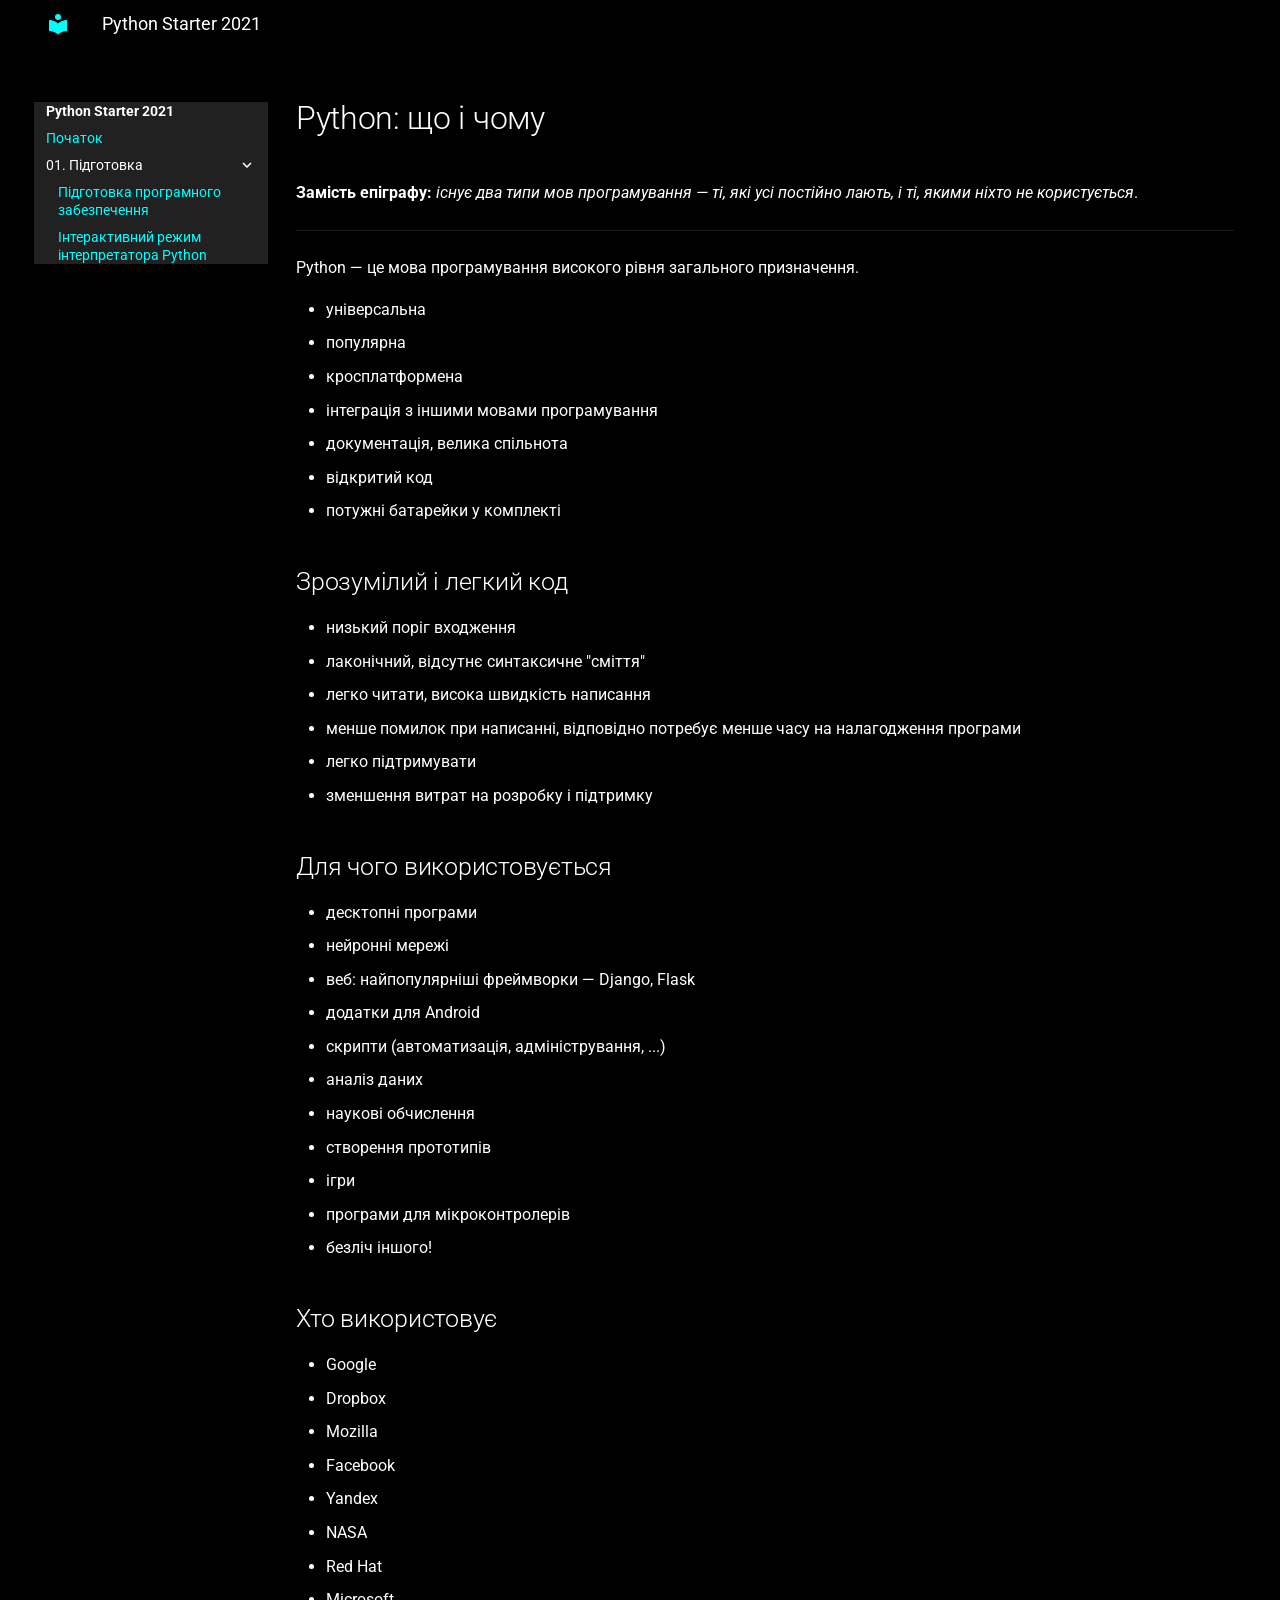
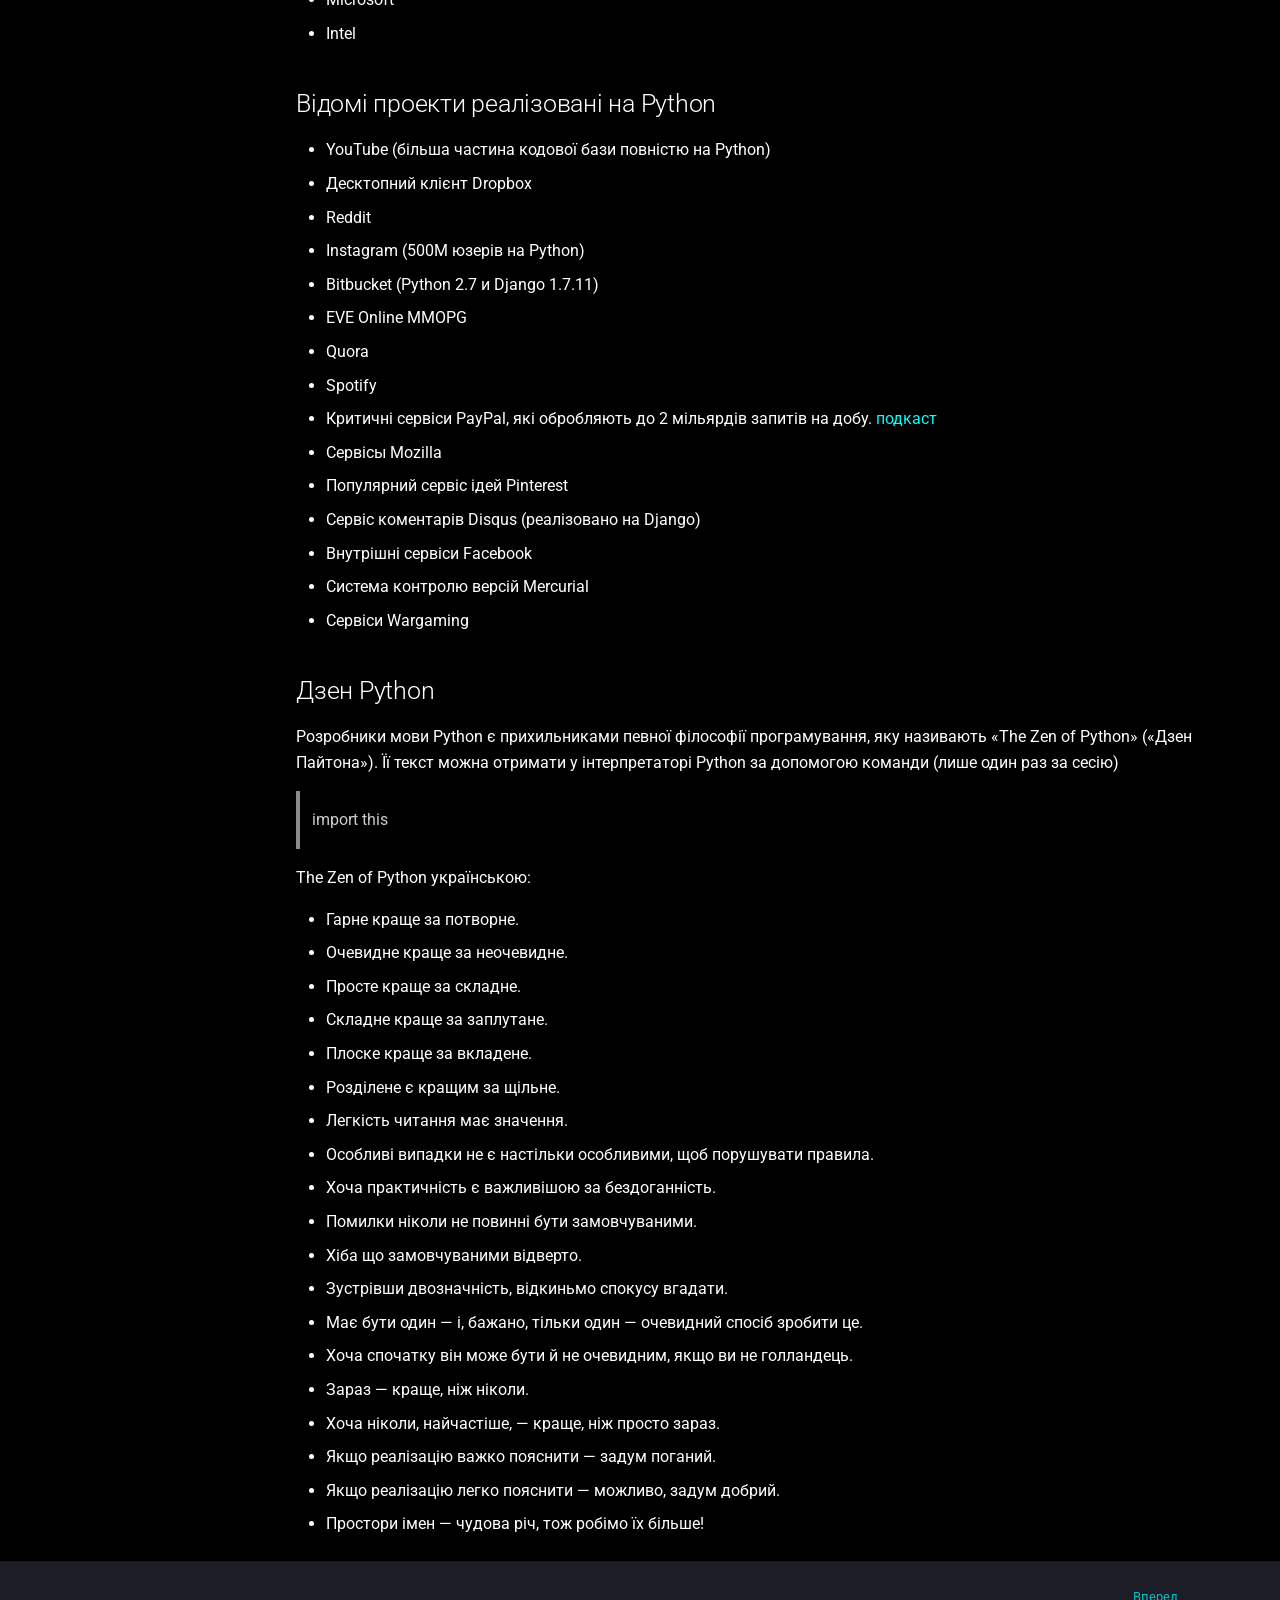
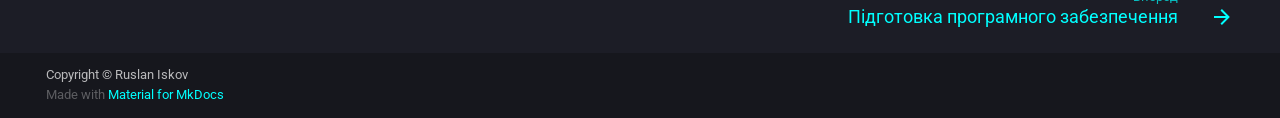
<file: docs/intro.html>
<!doctype html>
<html lang="uk" class="no-js">
  <head>
    
      <meta charset="utf-8">
      <meta name="viewport" content="width=device-width,initial-scale=1">
      
        <meta name="description" content="Навчальний курс з програмування мовою Python для початківців.">
      
      
      
        <meta name="author" content="Ruslan Iskov">
      
      
      <link rel="shortcut icon" href="assets/images/favicon.png">
      <meta name="generator" content="mkdocs-1.1.2, mkdocs-material-7.0.4">
    
    
      
        <title>Початок - Python Starter 2021</title>
      
    
    
      <link rel="stylesheet" href="assets/stylesheets/main.77f3fd56.min.css">
      
        
        <link rel="stylesheet" href="assets/stylesheets/palette.7fa14f5b.min.css">
        
          
          
          <meta name="theme-color" content="#000000">
        
      
    
    
    
      
        
        <link rel="preconnect" href="https://fonts.gstatic.com" crossorigin>
        <link rel="stylesheet" href="https://fonts.googleapis.com/css?family=Roboto:300,400,400i,700%7CRoboto+Mono&display=fallback">
        <style>:root{--md-text-font-family:"Roboto";--md-code-font-family:"Roboto Mono"}</style>
      
    
    
    
      <link rel="stylesheet" href="stylesheets/dark_theme.css">
    
      <link rel="stylesheet" href="stylesheets/codehilite.css">
    
    
      
    
    
  </head>
  
  
    
    
    
    
    
    <body dir="ltr" data-md-color-scheme="slate" data-md-color-primary="black" data-md-color-accent="yellow">
      
  
    
    <input class="md-toggle" data-md-toggle="drawer" type="checkbox" id="__drawer" autocomplete="off">
    <input class="md-toggle" data-md-toggle="search" type="checkbox" id="__search" autocomplete="off">
    <label class="md-overlay" for="__drawer"></label>
    <div data-md-component="skip">
      
        
        <a href="#python" class="md-skip">
          Перейти до змісту
        </a>
      
    </div>
    <div data-md-component="announce">
      
    </div>
    
      

  

<header class="md-header" data-md-component="header">
  <nav class="md-header__inner md-grid" aria-label="Header">
    <a href="./index.html" title="Python Starter 2021" class="md-header__button md-logo" aria-label="Python Starter 2021">
      
  
  <svg xmlns="http://www.w3.org/2000/svg" viewBox="0 0 24 24"><path d="M12 8a3 3 0 0 0 3-3 3 3 0 0 0-3-3 3 3 0 0 0-3 3 3 3 0 0 0 3 3m0 3.54C9.64 9.35 6.5 8 3 8v11c3.5 0 6.64 1.35 9 3.54 2.36-2.19 5.5-3.54 9-3.54V8c-3.5 0-6.64 1.35-9 3.54z"/></svg>

    </a>
    <label class="md-header__button md-icon" for="__drawer">
      <svg xmlns="http://www.w3.org/2000/svg" viewBox="0 0 24 24"><path d="M3 6h18v2H3V6m0 5h18v2H3v-2m0 5h18v2H3v-2z"/></svg>
    </label>
    <div class="md-header__title" data-md-component="header-title">
      <div class="md-header__ellipsis">
        <div class="md-header__topic">
          <span class="md-ellipsis">
            Python Starter 2021
          </span>
        </div>
        <div class="md-header__topic" data-md-component="header-topic">
          <span class="md-ellipsis">
            
              Початок
            
          </span>
        </div>
      </div>
    </div>
    <div class="md-header__options">
      
    </div>
    
    
  </nav>
</header>
    
    <div class="md-container" data-md-component="container">
      
      
        
      
      <main class="md-main" data-md-component="main">
        <div class="md-main__inner md-grid">
          
            
              
                
              
              <div class="md-sidebar md-sidebar--primary" data-md-component="sidebar" data-md-type="navigation" >
                <div class="md-sidebar__scrollwrap">
                  <div class="md-sidebar__inner">
                    

  




<nav class="md-nav md-nav--primary" aria-label="Navigation" data-md-level="0">
  <label class="md-nav__title" for="__drawer">
    <a href="./index.html" title="Python Starter 2021" class="md-nav__button md-logo" aria-label="Python Starter 2021">
      
  
  <svg xmlns="http://www.w3.org/2000/svg" viewBox="0 0 24 24"><path d="M12 8a3 3 0 0 0 3-3 3 3 0 0 0-3-3 3 3 0 0 0-3 3 3 3 0 0 0 3 3m0 3.54C9.64 9.35 6.5 8 3 8v11c3.5 0 6.64 1.35 9 3.54 2.36-2.19 5.5-3.54 9-3.54V8c-3.5 0-6.64 1.35-9 3.54z"/></svg>

    </a>
    Python Starter 2021
  </label>
  
  <ul class="md-nav__list" data-md-scrollfix>
    
      
      
      

  
  
    
  
  
    <li class="md-nav__item md-nav__item--active">
      
      <input class="md-nav__toggle md-toggle" data-md-toggle="toc" type="checkbox" id="__toc">
      
        
      
      
        <label class="md-nav__link md-nav__link--active" for="__toc">
          Початок
          <span class="md-nav__icon md-icon"></span>
        </label>
      
      <a href="intro.html" class="md-nav__link md-nav__link--active">
        Початок
      </a>
      
        
<nav class="md-nav md-nav--secondary" aria-label="Зміст">
  
  
    
  
  
    <label class="md-nav__title" for="__toc">
      <span class="md-nav__icon md-icon"></span>
      Зміст
    </label>
    <ul class="md-nav__list" data-md-component="toc" data-md-scrollfix>
      
        <li class="md-nav__item">
  <a href="#_1" class="md-nav__link">
    Зрозумілий і легкий код
  </a>
  
</li>
      
        <li class="md-nav__item">
  <a href="#_2" class="md-nav__link">
    Для чого використовується
  </a>
  
</li>
      
        <li class="md-nav__item">
  <a href="#_3" class="md-nav__link">
    Хто використовує
  </a>
  
</li>
      
        <li class="md-nav__item">
  <a href="#python_1" class="md-nav__link">
    Відомі проекти реалізовані на Python
  </a>
  
</li>
      
        <li class="md-nav__item">
  <a href="#python_2" class="md-nav__link">
    Дзен Python
  </a>
  
</li>
      
    </ul>
  
</nav>
      
    </li>
  

    
      
      
      

  
  
  
    
    <li class="md-nav__item md-nav__item--nested">
      
      
        <input class="md-nav__toggle md-toggle" data-md-toggle="__nav_2" data-md-state="indeterminate" type="checkbox" id="__nav_2" checked>
      
      <label class="md-nav__link" for="__nav_2">
        01. Підготовка
        <span class="md-nav__icon md-icon"></span>
      </label>
      <nav class="md-nav" aria-label="01. Підготовка" data-md-level="1">
        <label class="md-nav__title" for="__nav_2">
          <span class="md-nav__icon md-icon"></span>
          01. Підготовка
        </label>
        <ul class="md-nav__list" data-md-scrollfix>
          
            
  
  
  
    <li class="md-nav__item">
      <a href="01_preparations/01_01_software.html" class="md-nav__link">
        Підготовка програмного забезпечення
      </a>
    </li>
  

          
            
  
  
  
    <li class="md-nav__item">
      <a href="01_preparations/01_02_console.html" class="md-nav__link">
        Інтерактивний режим інтерпретатора Python
      </a>
    </li>
  

          
        </ul>
      </nav>
    </li>
  

    
  </ul>
</nav>
                  </div>
                </div>
              </div>
            
            
              
                
              
              <div class="md-sidebar md-sidebar--secondary" data-md-component="sidebar" data-md-type="toc" hidden>
                <div class="md-sidebar__scrollwrap">
                  <div class="md-sidebar__inner">
                    
<nav class="md-nav md-nav--secondary" aria-label="Зміст">
  
  
    
  
  
    <label class="md-nav__title" for="__toc">
      <span class="md-nav__icon md-icon"></span>
      Зміст
    </label>
    <ul class="md-nav__list" data-md-component="toc" data-md-scrollfix>
      
        <li class="md-nav__item">
  <a href="#_1" class="md-nav__link">
    Зрозумілий і легкий код
  </a>
  
</li>
      
        <li class="md-nav__item">
  <a href="#_2" class="md-nav__link">
    Для чого використовується
  </a>
  
</li>
      
        <li class="md-nav__item">
  <a href="#_3" class="md-nav__link">
    Хто використовує
  </a>
  
</li>
      
        <li class="md-nav__item">
  <a href="#python_1" class="md-nav__link">
    Відомі проекти реалізовані на Python
  </a>
  
</li>
      
        <li class="md-nav__item">
  <a href="#python_2" class="md-nav__link">
    Дзен Python
  </a>
  
</li>
      
    </ul>
  
</nav>
                  </div>
                </div>
              </div>
            
          
          <div class="md-content" data-md-component="content">
            <article class="md-content__inner md-typeset">
              
                
                
                <h1 id="python">Python: що і чому</h1>
<p><strong>Замість епіграфу:</strong> <em>існує два типи мов програмування — ті, які усі постійно лають, і ті, якими ніхто не користується</em>.</p>
<hr />
<p>Python — це мова програмування високого рівня загального призначення.</p>
<ul>
<li>універсальна</li>
<li>популярна</li>
<li>кросплатформена</li>
<li>інтеграція з іншими мовами програмування</li>
<li>документація, велика спільнота</li>
<li>відкритий код</li>
<li>потужні батарейки у комплекті</li>
</ul>
<h2 id="_1">Зрозумілий і легкий код</h2>
<ul>
<li>низький поріг входження</li>
<li>лаконічний, відсутнє синтаксичне "сміття"</li>
<li>легко читати, висока швидкість написання</li>
<li>менше помилок при написанні, відповідно потребує менше часу на налагодження програми</li>
<li>легко підтримувати</li>
<li>зменшення витрат на розробку і підтримку</li>
</ul>
<h2 id="_2">Для чого використовується</h2>
<ul>
<li>десктопні програми</li>
<li>нейронні мережі</li>
<li>веб: найпопулярніші фреймворки — Django, Flask</li>
<li>додатки для Android</li>
<li>скрипти (автоматизація, адміністрування, ...)</li>
<li>аналіз даних</li>
<li>наукові обчислення</li>
<li>створення прототипів</li>
<li>ігри</li>
<li>програми для мікроконтролерів</li>
<li>безліч іншого!</li>
</ul>
<h2 id="_3">Хто використовує</h2>
<ul>
<li>Google</li>
<li>Dropbox</li>
<li>Mozilla</li>
<li>Facebook</li>
<li>Yandex</li>
<li>NASA</li>
<li>Red Hat</li>
<li>Microsoft</li>
<li>Intel</li>
</ul>
<h2 id="python_1">Відомі проекти реалізовані на Python</h2>
<ul>
<li>YouTube (більша частина кодової бази повністю на Python)</li>
<li>Десктопний клієнт Dropbox</li>
<li>Reddit</li>
<li>Instagram (500M юзерів на Python)</li>
<li>Bitbucket (Python 2.7 и Django 1.7.11)</li>
<li>EVE Online MMOPG</li>
<li>Quora</li>
<li>Spotify</li>
<li>Критичні сервіси PayPal, які обробляють до 2 мільярдів запитів на добу. <a href="https://talkpython.fm/episodes/show/54/enterprise-software-with-python">подкаст</a></li>
<li>Сервісы Mozilla</li>
<li>Популярний сервіс ідей Pinterest</li>
<li>Сервіс коментарів Disqus (реалізовано на Django)</li>
<li>Внутрішні сервіси Facebook</li>
<li>Система контролю версій Mercurial</li>
<li>Сервіси Wargaming</li>
</ul>
<h2 id="python_2">Дзен Python</h2>
<p>Розробники мови Python є прихильниками певної філософії програмування, яку називають «The Zen of Python» («Дзен Пайтона»). Її текст можна отримати у інтерпретаторі Python за допомогою команди (лише один раз за сесію)</p>
<blockquote>
<p>import this</p>
</blockquote>
<p>The Zen of Python українською:</p>
<ul>
<li>Гарне краще за потворне.</li>
<li>Очевидне краще за неочевидне.</li>
<li>Просте краще за складне.</li>
<li>Складне краще за заплутане.</li>
<li>Плоске краще за вкладене.</li>
<li>Розділене є кращим за щільне.</li>
<li>Легкість читання має значення.</li>
<li>Особливі випадки не є настільки особливими, щоб порушувати правила.</li>
<li>Хоча практичність є важливішою за бездоганність.</li>
<li>Помилки ніколи не повинні бути замовчуваними.</li>
<li>Хіба що замовчуваними відверто.</li>
<li>Зустрівши двозначність, відкиньмо спокусу вгадати.</li>
<li>Має бути один — і, бажано, тільки один — очевидний спосіб зробити це.</li>
<li>Хоча спочатку він може бути й не очевидним, якщо ви не голландець.</li>
<li>Зараз — краще, ніж ніколи.</li>
<li>Хоча ніколи, найчастіше, — краще, ніж просто зараз.</li>
<li>Якщо реалізацію важко пояснити — задум поганий.</li>
<li>Якщо реалізацію легко пояснити — можливо, задум добрий.</li>
<li>Простори імен — чудова річ, тож робімо їх більше!</li>
</ul>
                
                  
                
              
              
                


              
            </article>
          </div>
        </div>
      </main>
      
        
<footer class="md-footer">
  
    <nav class="md-footer__inner md-grid" aria-label="Footer">
      
      
        <a href="01_preparations/01_01_software.html" class="md-footer__link md-footer__link--next" rel="next">
          <div class="md-footer__title">
            <div class="md-ellipsis">
              <span class="md-footer__direction">
                Вперед
              </span>
              Підготовка програмного забезпечення
            </div>
          </div>
          <div class="md-footer__button md-icon">
            <svg xmlns="http://www.w3.org/2000/svg" viewBox="0 0 24 24"><path d="M4 11v2h12l-5.5 5.5 1.42 1.42L19.84 12l-7.92-7.92L10.5 5.5 16 11H4z"/></svg>
          </div>
        </a>
      
    </nav>
  
  <div class="md-footer-meta md-typeset">
    <div class="md-footer-meta__inner md-grid">
      <div class="md-footer-copyright">
        
          <div class="md-footer-copyright__highlight">
            Copyright &copy; Ruslan Iskov
          </div>
        
        Made with
        <a href="https://squidfunk.github.io/mkdocs-material/" target="_blank" rel="noopener">
          Material for MkDocs
        </a>
      </div>
      
    </div>
  </div>
</footer>
      
    </div>
    <div class="md-dialog" data-md-component="dialog">
      <div class="md-dialog__inner md-typeset"></div>
    </div>
    <script id="__config" type="application/json">{"base": ".", "features": ["header.autohide", "navigation.instant", "navigation.expand"], "translations": {"clipboard.copy": "\u0421\u043a\u043e\u043f\u0456\u044e\u0432\u0430\u0442\u0438 \u0432 \u0431\u0443\u0444\u0435\u0440", "clipboard.copied": "\u0421\u043a\u043e\u043f\u0456\u0439\u043e\u0432\u0430\u043d\u043e \u0432 \u0431\u0443\u0444\u0435\u0440", "search.config.lang": "ru", "search.config.pipeline": "trimmer, stopWordFilter", "search.config.separator": "[\\s\\-]+", "search.placeholder": "\u041f\u043e\u0448\u0443\u043a", "search.result.placeholder": "\u0420\u043e\u0437\u043f\u043e\u0447\u043d\u0456\u0442\u044c \u043f\u0438\u0441\u0430\u0442\u0438 \u0434\u043b\u044f \u043f\u043e\u0448\u0443\u043a\u0443", "search.result.none": "\u0417\u0431\u0456\u0433\u0456\u0432 \u043d\u0435 \u0437\u043d\u0430\u0439\u0434\u0435\u043d\u043e", "search.result.one": "\u0417\u043d\u0430\u0439\u0434\u0435\u043d\u043e 1 \u0437\u0431\u0456\u0433", "search.result.other": "\u0417\u043d\u0430\u0439\u0434\u0435\u043d\u043e # \u0437\u0431\u0456\u0433\u0456\u0432", "search.result.more.one": "1 more on this page", "search.result.more.other": "# more on this page", "search.result.term.missing": "Missing"}, "search": "assets/javascripts/workers/search.fb4a9340.min.js", "version": null}</script>
    
    
      <script src="assets/javascripts/bundle.9b151c6a.min.js"></script>
      
    
  </body>
</html>
</file>
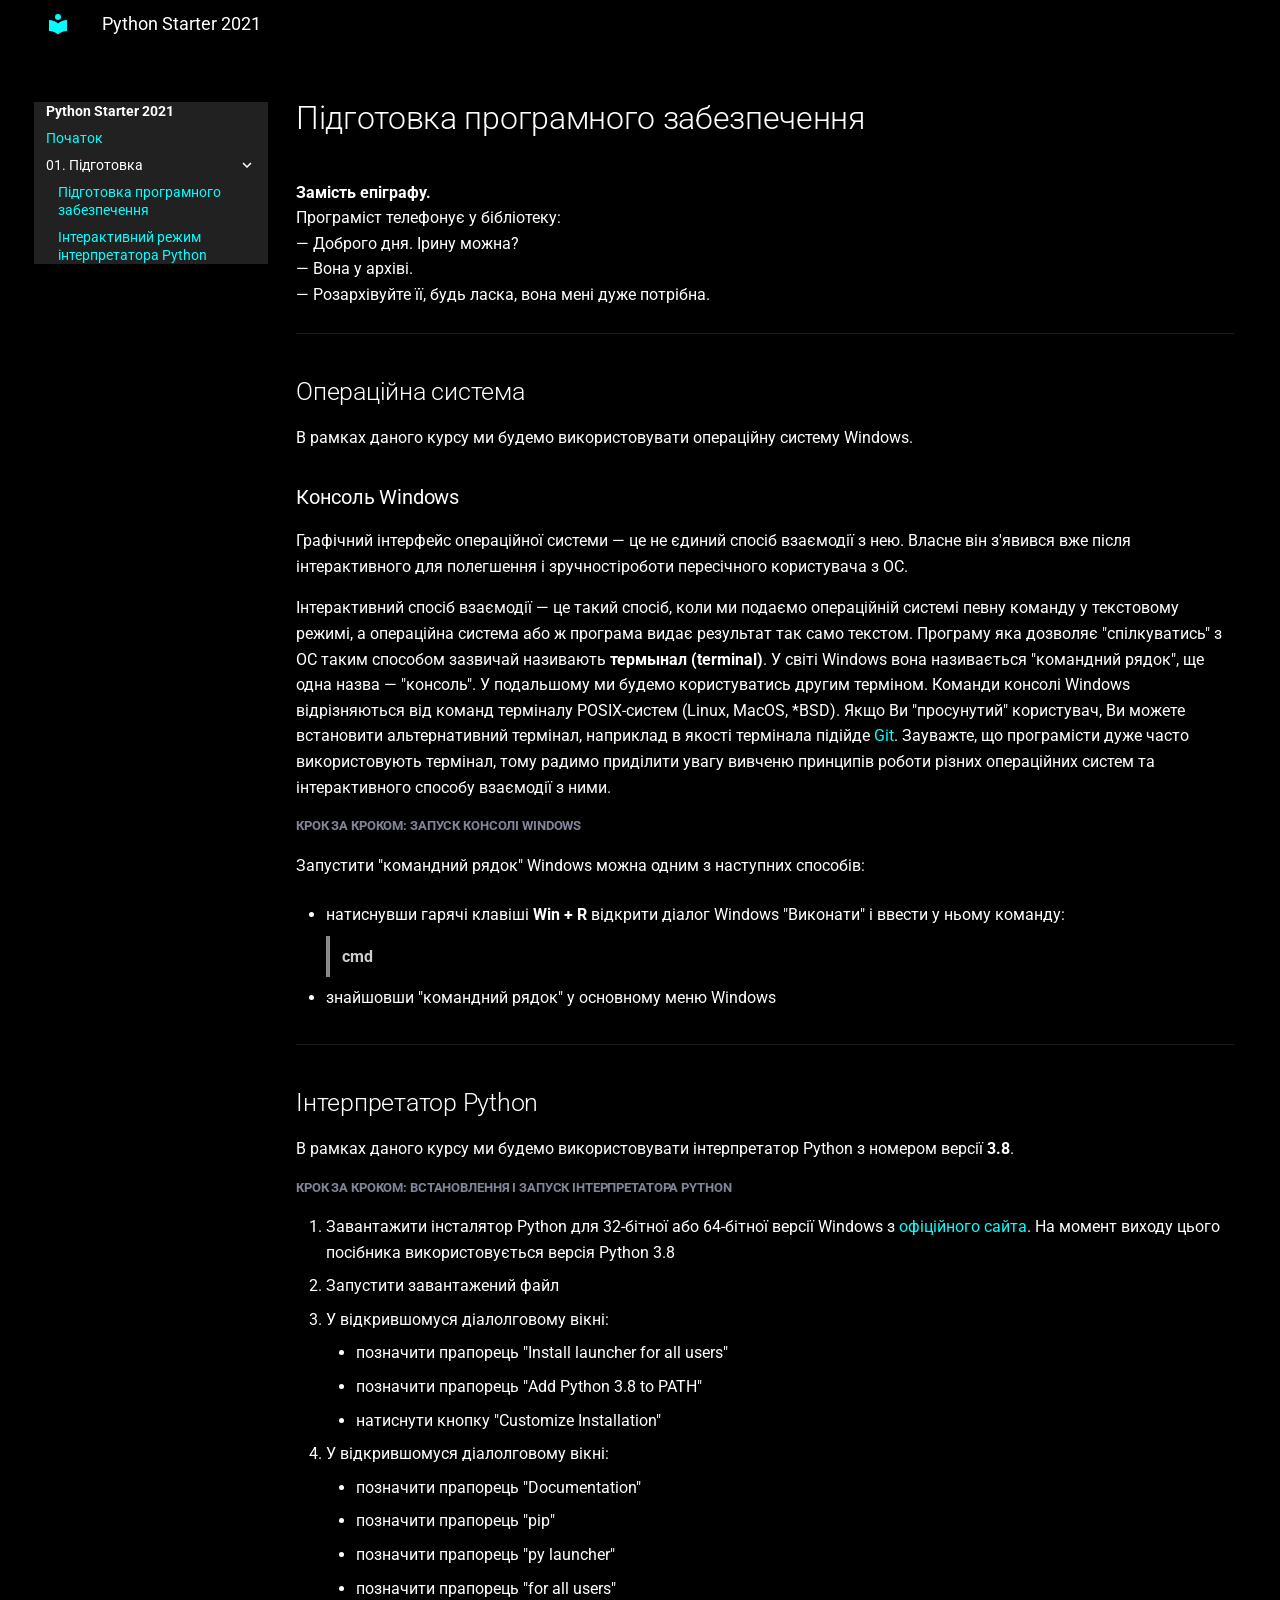
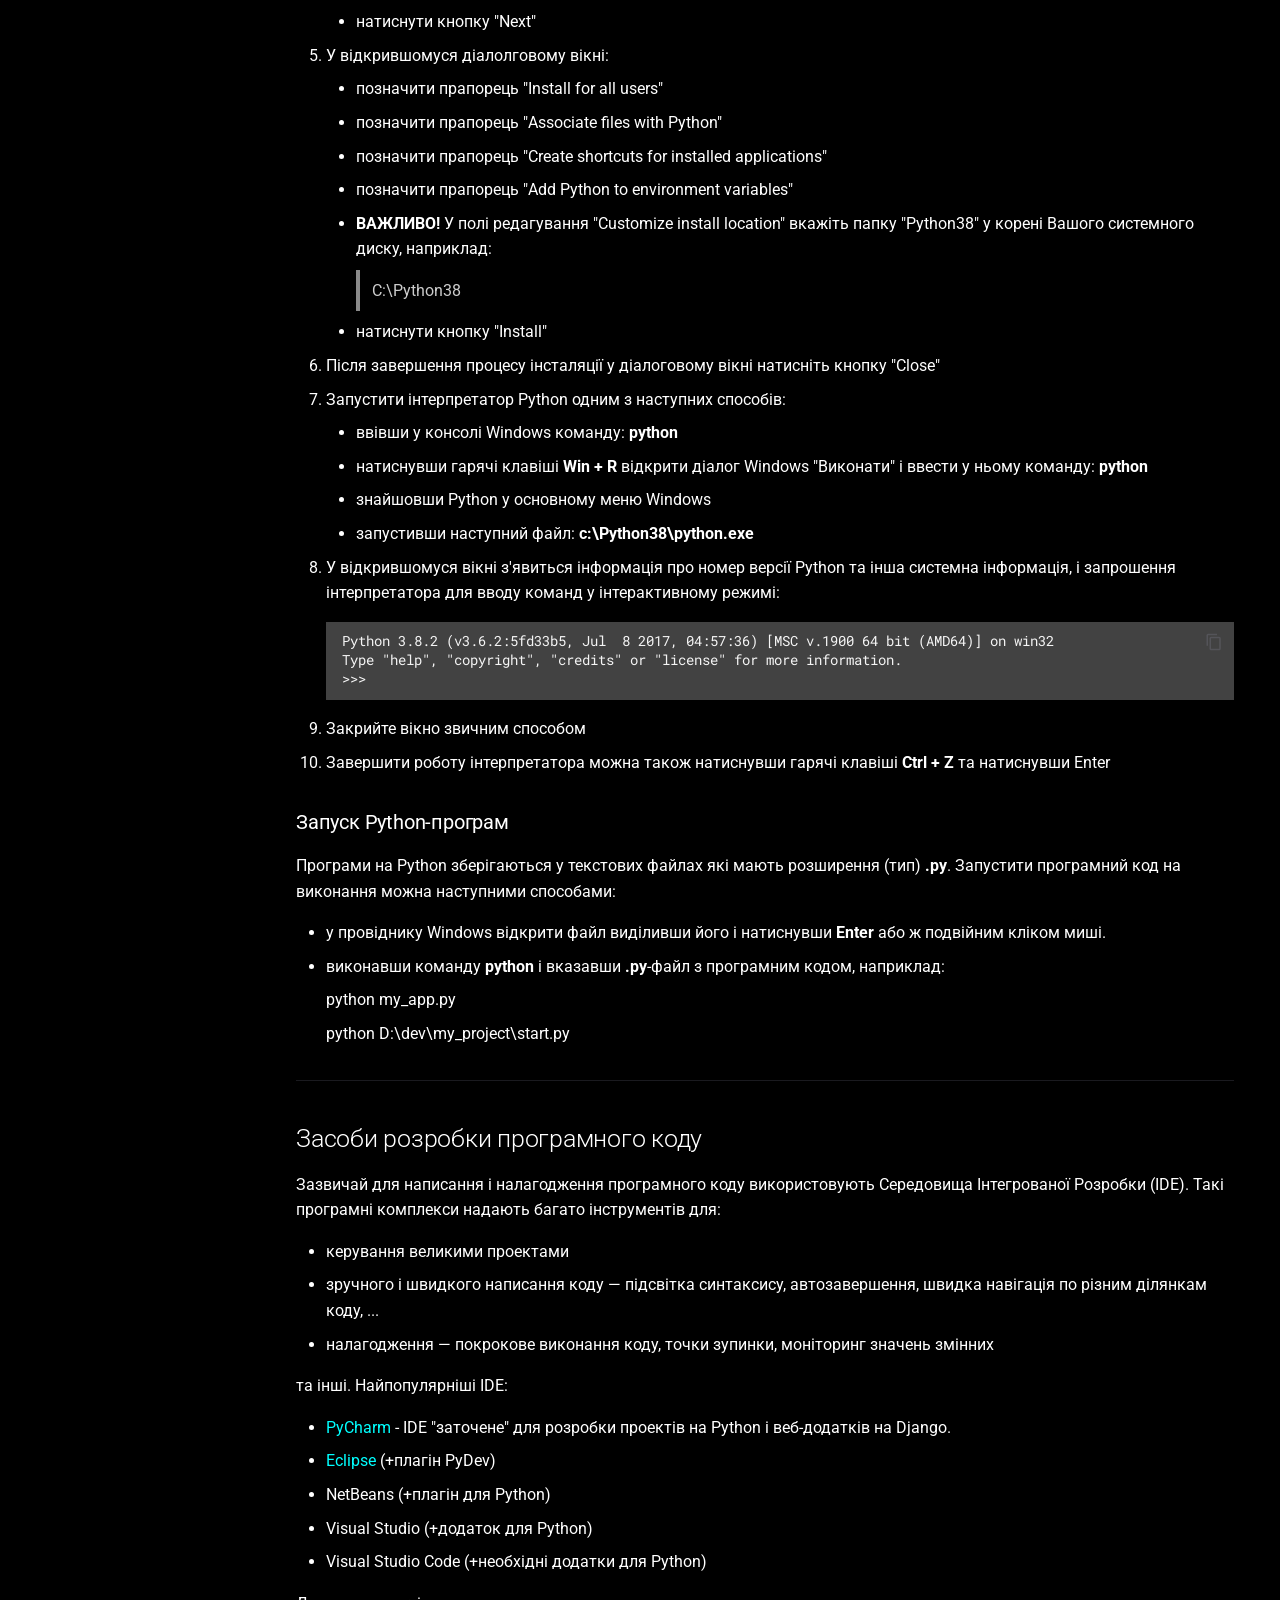
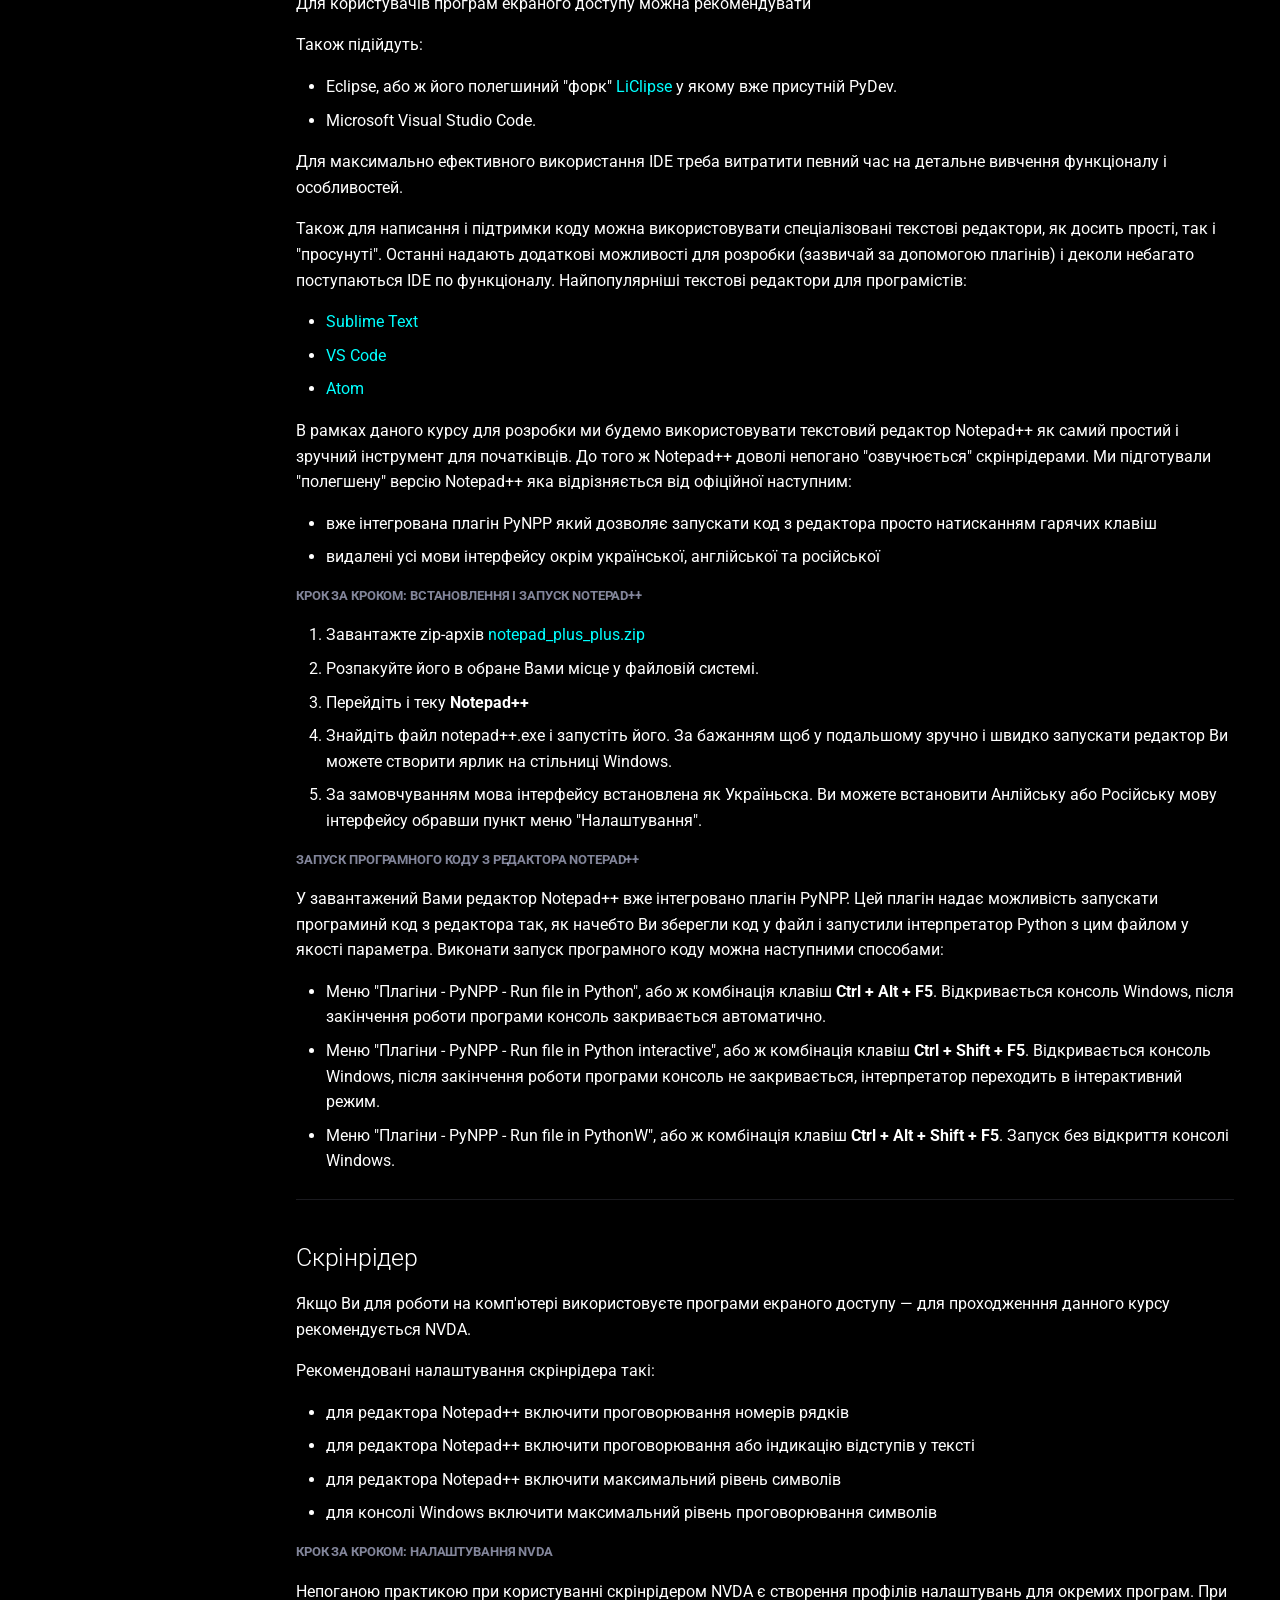
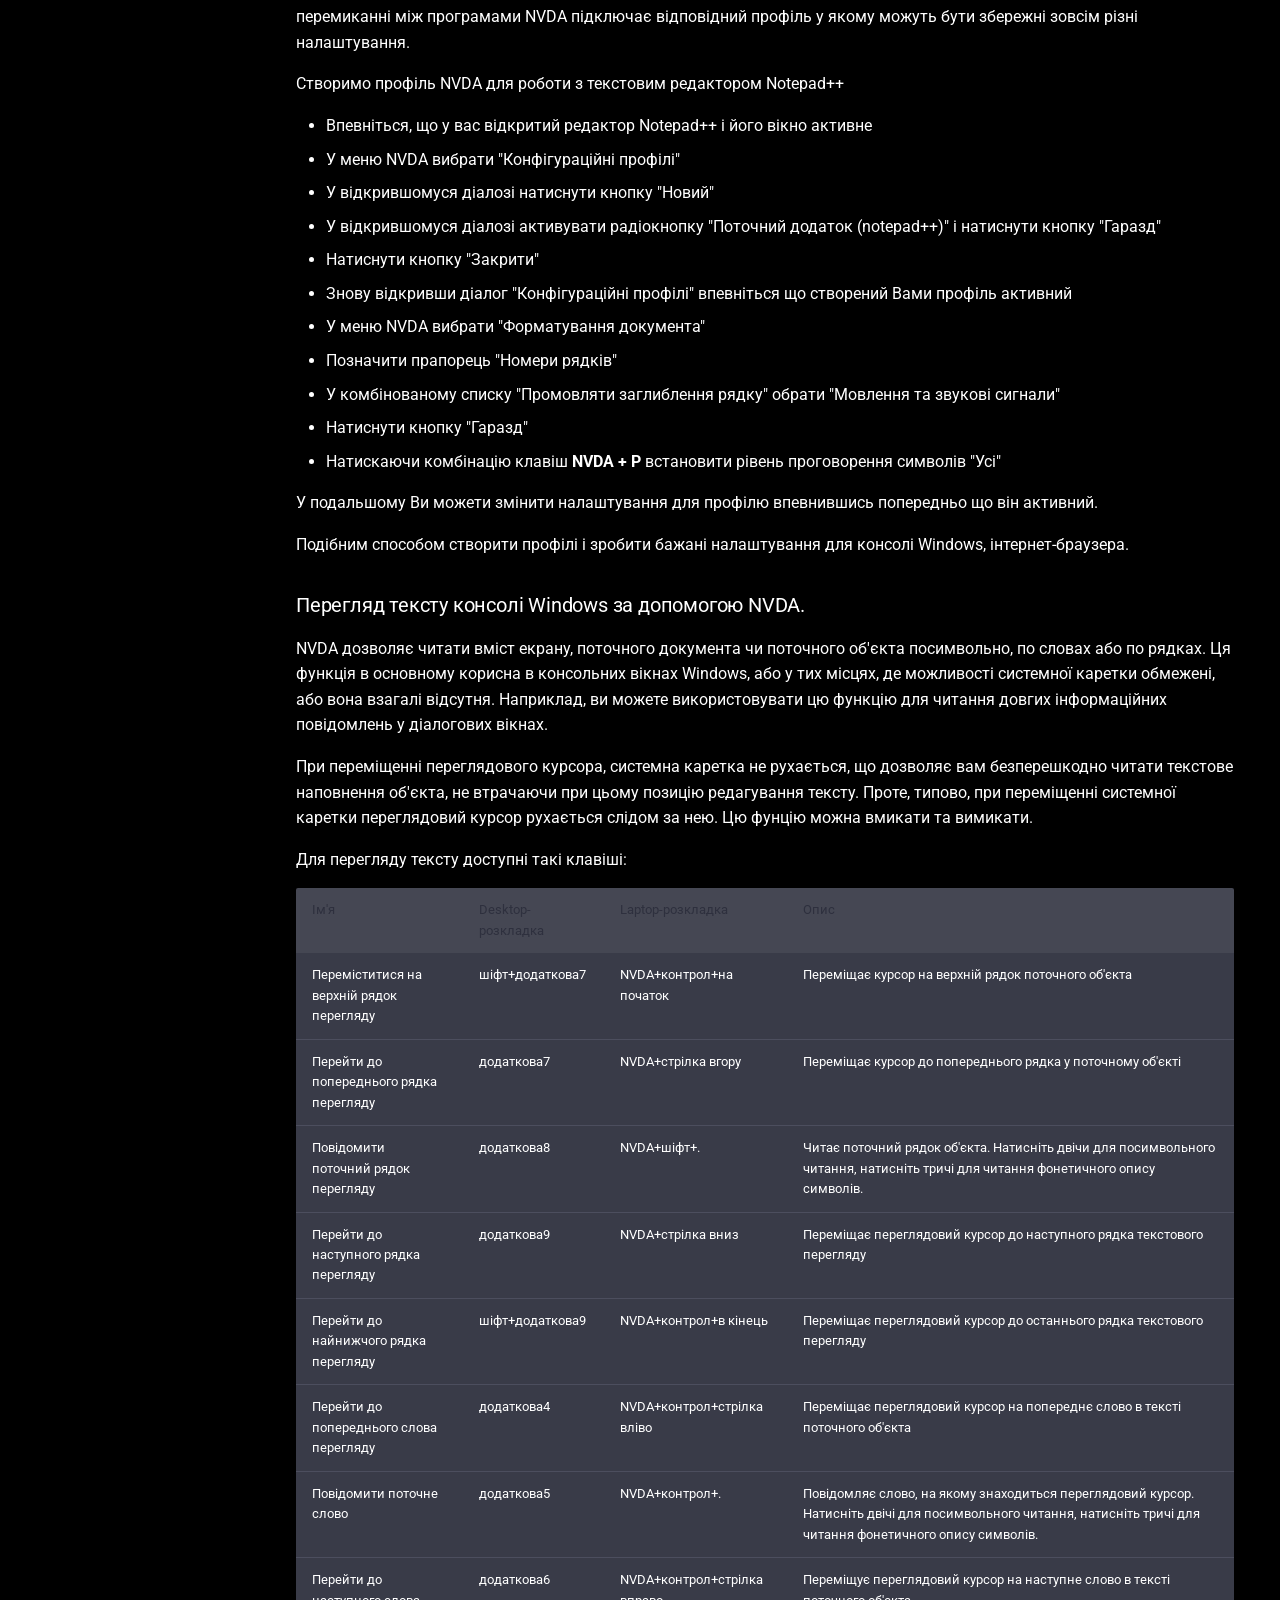
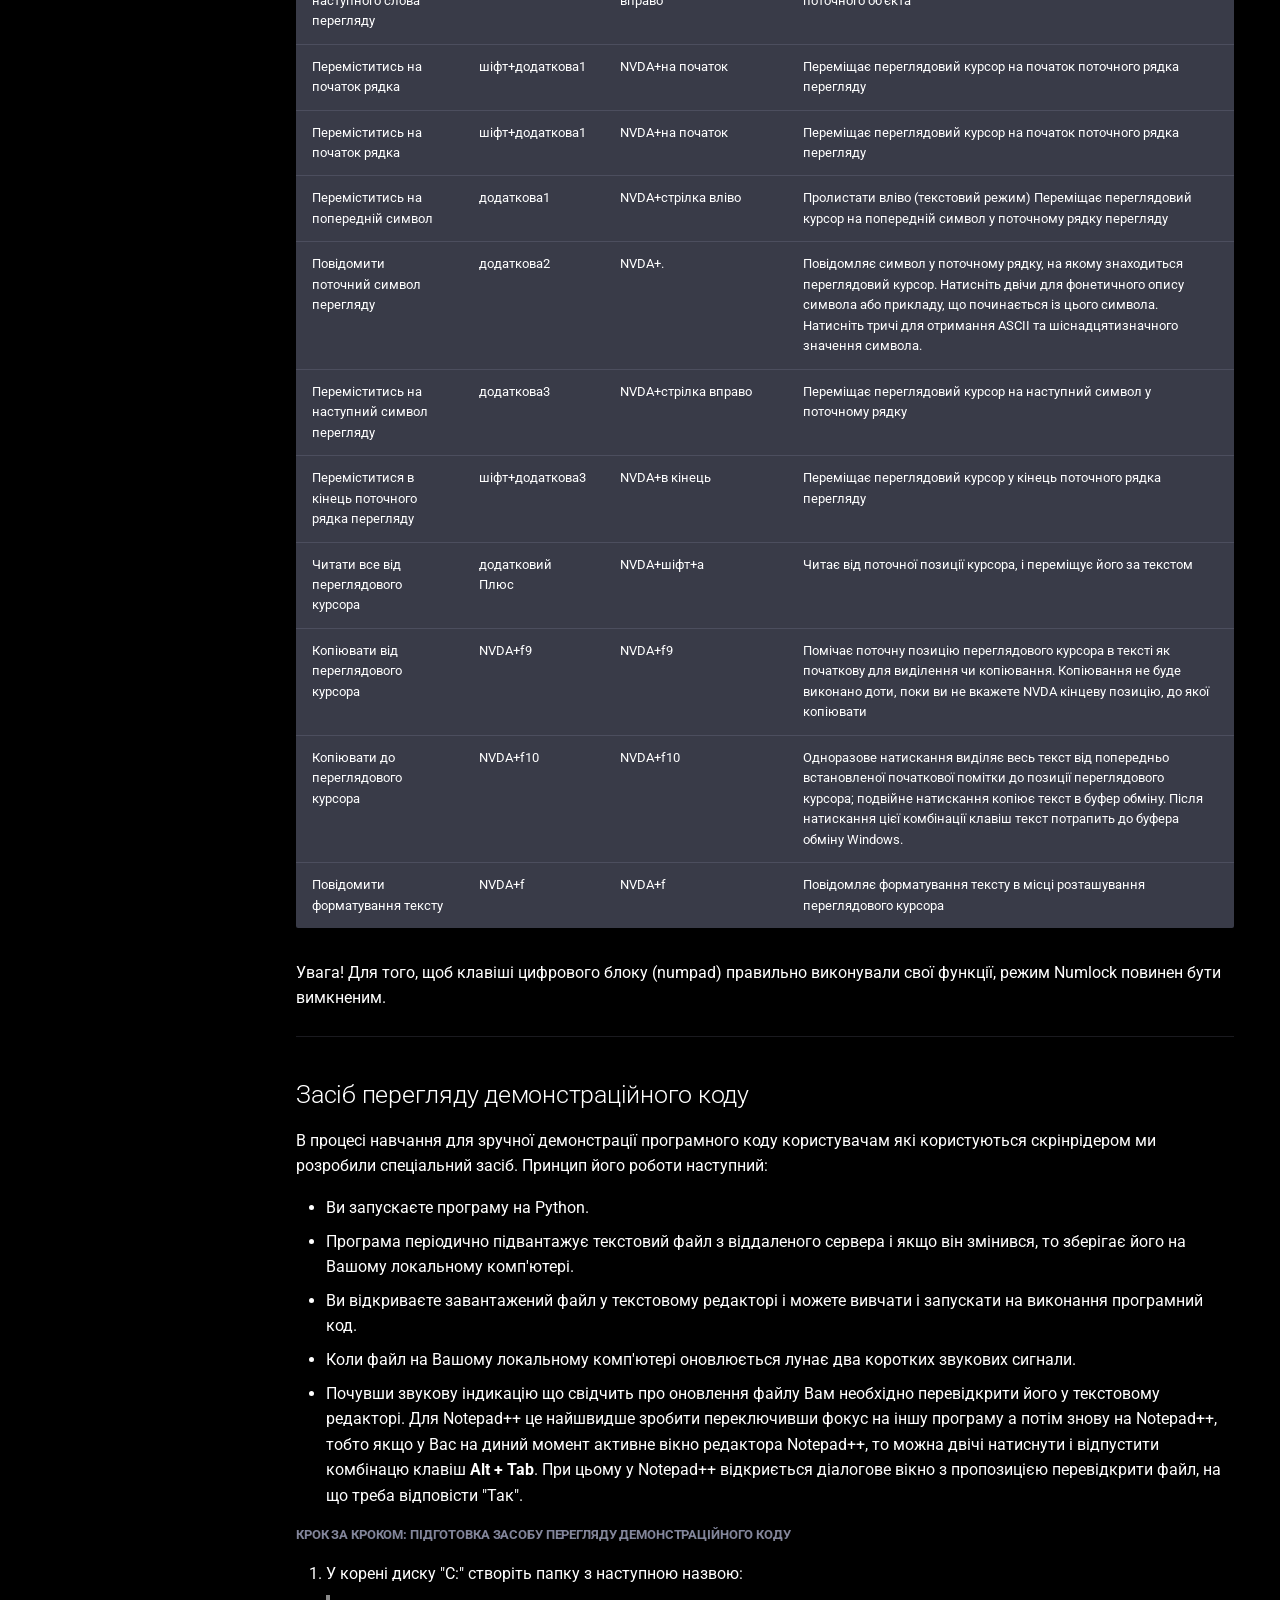
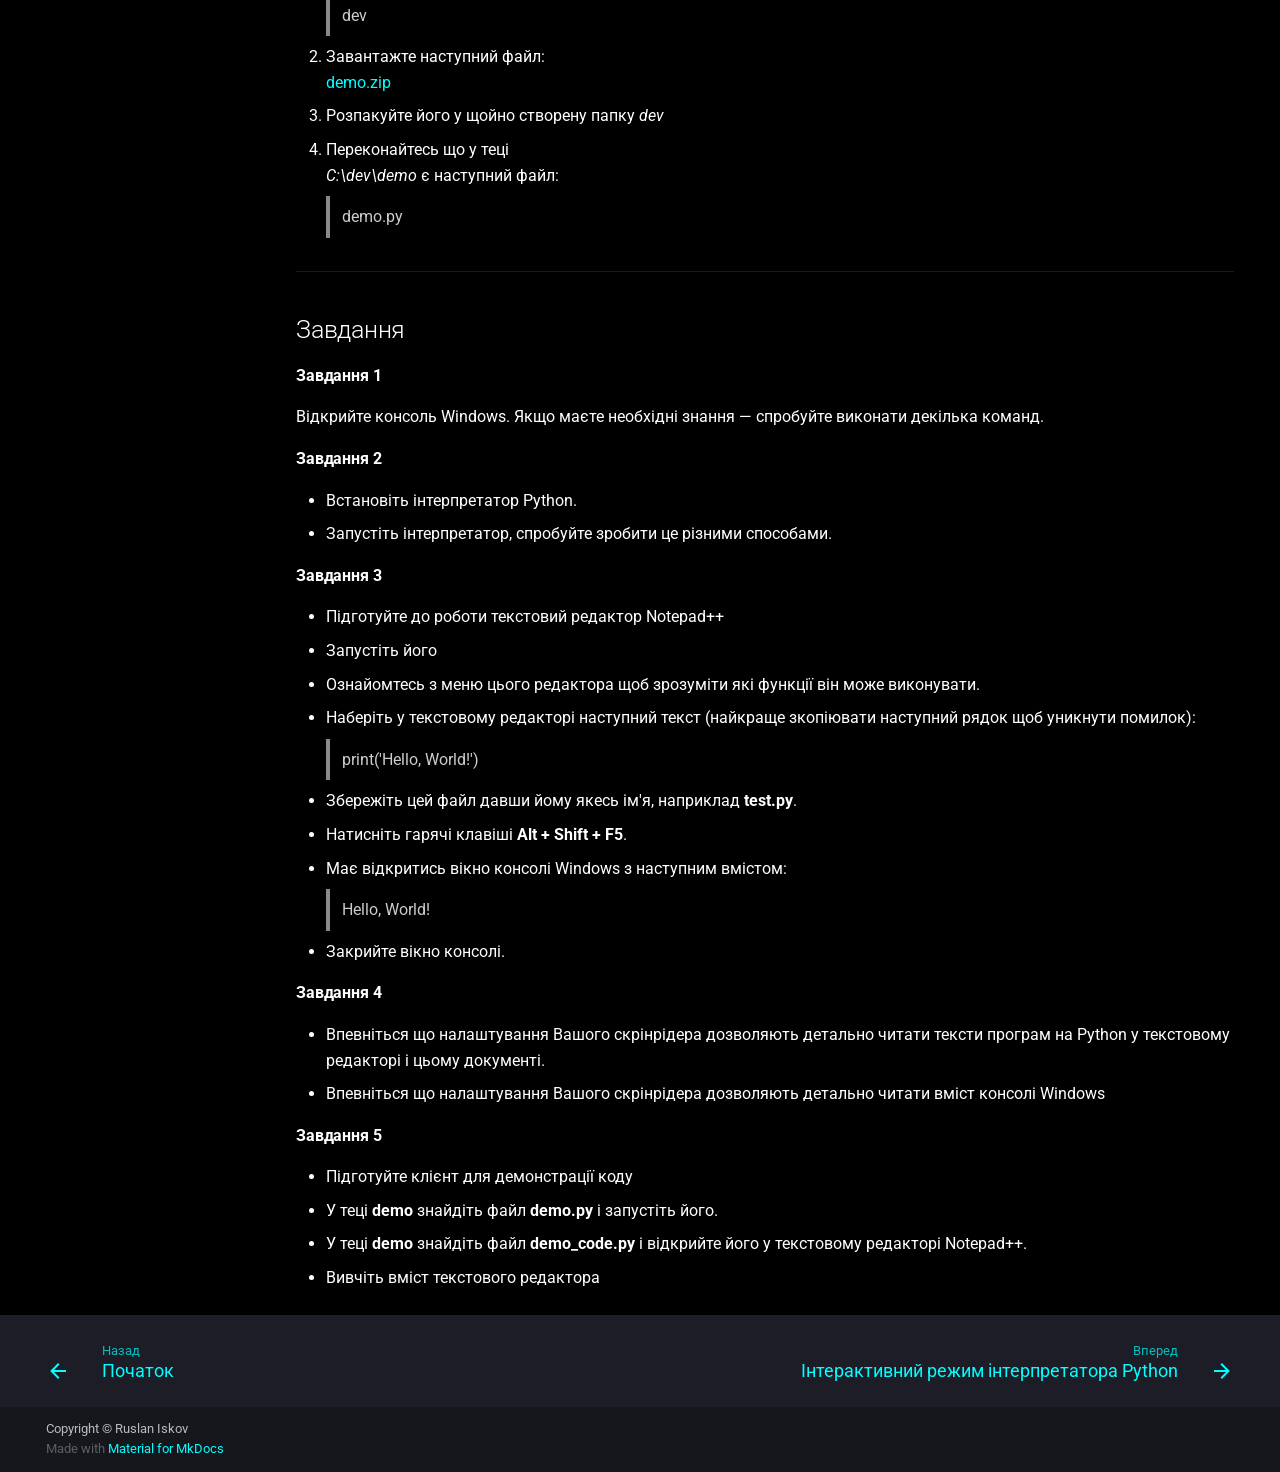
<file: docs/01_preparations/01_01_software.html>
<!doctype html>
<html lang="uk" class="no-js">
  <head>
    
      <meta charset="utf-8">
      <meta name="viewport" content="width=device-width,initial-scale=1">
      
        <meta name="description" content="Навчальний курс з програмування мовою Python для початківців.">
      
      
      
        <meta name="author" content="Ruslan Iskov">
      
      
      <link rel="shortcut icon" href="../assets/images/favicon.png">
      <meta name="generator" content="mkdocs-1.1.2, mkdocs-material-7.0.4">
    
    
      
        <title>Підготовка програмного забезпечення - Python Starter 2021</title>
      
    
    
      <link rel="stylesheet" href="../assets/stylesheets/main.77f3fd56.min.css">
      
        
        <link rel="stylesheet" href="../assets/stylesheets/palette.7fa14f5b.min.css">
        
          
          
          <meta name="theme-color" content="#000000">
        
      
    
    
    
      
        
        <link rel="preconnect" href="https://fonts.gstatic.com" crossorigin>
        <link rel="stylesheet" href="https://fonts.googleapis.com/css?family=Roboto:300,400,400i,700%7CRoboto+Mono&display=fallback">
        <style>:root{--md-text-font-family:"Roboto";--md-code-font-family:"Roboto Mono"}</style>
      
    
    
    
      <link rel="stylesheet" href="../stylesheets/dark_theme.css">
    
      <link rel="stylesheet" href="../stylesheets/codehilite.css">
    
    
      
    
    
  </head>
  
  
    
    
    
    
    
    <body dir="ltr" data-md-color-scheme="slate" data-md-color-primary="black" data-md-color-accent="yellow">
      
  
    
    <input class="md-toggle" data-md-toggle="drawer" type="checkbox" id="__drawer" autocomplete="off">
    <input class="md-toggle" data-md-toggle="search" type="checkbox" id="__search" autocomplete="off">
    <label class="md-overlay" for="__drawer"></label>
    <div data-md-component="skip">
      
        
        <a href="#_1" class="md-skip">
          Перейти до змісту
        </a>
      
    </div>
    <div data-md-component="announce">
      
    </div>
    
      

  

<header class="md-header" data-md-component="header">
  <nav class="md-header__inner md-grid" aria-label="Header">
    <a href="../index.html" title="Python Starter 2021" class="md-header__button md-logo" aria-label="Python Starter 2021">
      
  
  <svg xmlns="http://www.w3.org/2000/svg" viewBox="0 0 24 24"><path d="M12 8a3 3 0 0 0 3-3 3 3 0 0 0-3-3 3 3 0 0 0-3 3 3 3 0 0 0 3 3m0 3.54C9.64 9.35 6.5 8 3 8v11c3.5 0 6.64 1.35 9 3.54 2.36-2.19 5.5-3.54 9-3.54V8c-3.5 0-6.64 1.35-9 3.54z"/></svg>

    </a>
    <label class="md-header__button md-icon" for="__drawer">
      <svg xmlns="http://www.w3.org/2000/svg" viewBox="0 0 24 24"><path d="M3 6h18v2H3V6m0 5h18v2H3v-2m0 5h18v2H3v-2z"/></svg>
    </label>
    <div class="md-header__title" data-md-component="header-title">
      <div class="md-header__ellipsis">
        <div class="md-header__topic">
          <span class="md-ellipsis">
            Python Starter 2021
          </span>
        </div>
        <div class="md-header__topic" data-md-component="header-topic">
          <span class="md-ellipsis">
            
              Підготовка програмного забезпечення
            
          </span>
        </div>
      </div>
    </div>
    <div class="md-header__options">
      
    </div>
    
    
  </nav>
</header>
    
    <div class="md-container" data-md-component="container">
      
      
        
      
      <main class="md-main" data-md-component="main">
        <div class="md-main__inner md-grid">
          
            
              
                
              
              <div class="md-sidebar md-sidebar--primary" data-md-component="sidebar" data-md-type="navigation" >
                <div class="md-sidebar__scrollwrap">
                  <div class="md-sidebar__inner">
                    

  




<nav class="md-nav md-nav--primary" aria-label="Navigation" data-md-level="0">
  <label class="md-nav__title" for="__drawer">
    <a href="../index.html" title="Python Starter 2021" class="md-nav__button md-logo" aria-label="Python Starter 2021">
      
  
  <svg xmlns="http://www.w3.org/2000/svg" viewBox="0 0 24 24"><path d="M12 8a3 3 0 0 0 3-3 3 3 0 0 0-3-3 3 3 0 0 0-3 3 3 3 0 0 0 3 3m0 3.54C9.64 9.35 6.5 8 3 8v11c3.5 0 6.64 1.35 9 3.54 2.36-2.19 5.5-3.54 9-3.54V8c-3.5 0-6.64 1.35-9 3.54z"/></svg>

    </a>
    Python Starter 2021
  </label>
  
  <ul class="md-nav__list" data-md-scrollfix>
    
      
      
      

  
  
  
    <li class="md-nav__item">
      <a href="../intro.html" class="md-nav__link">
        Початок
      </a>
    </li>
  

    
      
      
      

  
  
    
  
  
    
    <li class="md-nav__item md-nav__item--active md-nav__item--nested">
      
      
        <input class="md-nav__toggle md-toggle" data-md-toggle="__nav_2" type="checkbox" id="__nav_2" checked>
      
      <label class="md-nav__link" for="__nav_2">
        01. Підготовка
        <span class="md-nav__icon md-icon"></span>
      </label>
      <nav class="md-nav" aria-label="01. Підготовка" data-md-level="1">
        <label class="md-nav__title" for="__nav_2">
          <span class="md-nav__icon md-icon"></span>
          01. Підготовка
        </label>
        <ul class="md-nav__list" data-md-scrollfix>
          
            
  
  
    
  
  
    <li class="md-nav__item md-nav__item--active">
      
      <input class="md-nav__toggle md-toggle" data-md-toggle="toc" type="checkbox" id="__toc">
      
        
      
      
        <label class="md-nav__link md-nav__link--active" for="__toc">
          Підготовка програмного забезпечення
          <span class="md-nav__icon md-icon"></span>
        </label>
      
      <a href="01_01_software.html" class="md-nav__link md-nav__link--active">
        Підготовка програмного забезпечення
      </a>
      
        
<nav class="md-nav md-nav--secondary" aria-label="Зміст">
  
  
    
  
  
    <label class="md-nav__title" for="__toc">
      <span class="md-nav__icon md-icon"></span>
      Зміст
    </label>
    <ul class="md-nav__list" data-md-component="toc" data-md-scrollfix>
      
        <li class="md-nav__item">
  <a href="#_2" class="md-nav__link">
    Операційна система
  </a>
  
    <nav class="md-nav" aria-label="Операційна система">
      <ul class="md-nav__list">
        
          <li class="md-nav__item">
  <a href="#windows" class="md-nav__link">
    Консоль Windows
  </a>
  
    <nav class="md-nav" aria-label="Консоль Windows">
      <ul class="md-nav__list">
        
          <li class="md-nav__item">
  <a href="#windows_1" class="md-nav__link">
    Крок за кроком: запуск консолі Windows
  </a>
  
</li>
        
      </ul>
    </nav>
  
</li>
        
      </ul>
    </nav>
  
</li>
      
        <li class="md-nav__item">
  <a href="#python" class="md-nav__link">
    Інтерпретатор Python
  </a>
  
    <nav class="md-nav" aria-label="Інтерпретатор Python">
      <ul class="md-nav__list">
        
          <li class="md-nav__item">
  <a href="#python_1" class="md-nav__link">
    Крок за кроком: встановлення і запуск інтерпретатора Python
  </a>
  
</li>
        
          <li class="md-nav__item">
  <a href="#python-" class="md-nav__link">
    Запуск Python-програм
  </a>
  
</li>
        
      </ul>
    </nav>
  
</li>
      
        <li class="md-nav__item">
  <a href="#_3" class="md-nav__link">
    Засоби розробки програмного коду
  </a>
  
    <nav class="md-nav" aria-label="Засоби розробки програмного коду">
      <ul class="md-nav__list">
        
          <li class="md-nav__item">
  <a href="#notepad" class="md-nav__link">
    Крок за кроком: встановлення і запуск Notepad++
  </a>
  
</li>
        
          <li class="md-nav__item">
  <a href="#notepad_1" class="md-nav__link">
    Запуск програмного коду з редактора Notepad++
  </a>
  
</li>
        
      </ul>
    </nav>
  
</li>
      
        <li class="md-nav__item">
  <a href="#_4" class="md-nav__link">
    Скрінрідер
  </a>
  
    <nav class="md-nav" aria-label="Скрінрідер">
      <ul class="md-nav__list">
        
          <li class="md-nav__item">
  <a href="#nvda" class="md-nav__link">
    Крок за кроком: налаштування NVDA
  </a>
  
</li>
        
          <li class="md-nav__item">
  <a href="#windows-nvda" class="md-nav__link">
    Перегляд тексту консолі Windows за допомогою NVDA.
  </a>
  
</li>
        
      </ul>
    </nav>
  
</li>
      
        <li class="md-nav__item">
  <a href="#_5" class="md-nav__link">
    Засіб перегляду демонстраційного коду
  </a>
  
    <nav class="md-nav" aria-label="Засіб перегляду демонстраційного коду">
      <ul class="md-nav__list">
        
          <li class="md-nav__item">
  <a href="#_6" class="md-nav__link">
    Крок за кроком: підготовка засобу перегляду демонстраційного коду
  </a>
  
</li>
        
      </ul>
    </nav>
  
</li>
      
        <li class="md-nav__item">
  <a href="#_7" class="md-nav__link">
    Завдання
  </a>
  
    <nav class="md-nav" aria-label="Завдання">
      <ul class="md-nav__list">
        
          <li class="md-nav__item">
  <a href="#1" class="md-nav__link">
    Завдання 1
  </a>
  
</li>
        
          <li class="md-nav__item">
  <a href="#2" class="md-nav__link">
    Завдання 2
  </a>
  
</li>
        
          <li class="md-nav__item">
  <a href="#3" class="md-nav__link">
    Завдання 3
  </a>
  
</li>
        
          <li class="md-nav__item">
  <a href="#4" class="md-nav__link">
    Завдання 4
  </a>
  
</li>
        
          <li class="md-nav__item">
  <a href="#5" class="md-nav__link">
    Завдання 5
  </a>
  
</li>
        
      </ul>
    </nav>
  
</li>
      
    </ul>
  
</nav>
      
    </li>
  

          
            
  
  
  
    <li class="md-nav__item">
      <a href="01_02_console.html" class="md-nav__link">
        Інтерактивний режим інтерпретатора Python
      </a>
    </li>
  

          
        </ul>
      </nav>
    </li>
  

    
  </ul>
</nav>
                  </div>
                </div>
              </div>
            
            
              
                
              
              <div class="md-sidebar md-sidebar--secondary" data-md-component="sidebar" data-md-type="toc" hidden>
                <div class="md-sidebar__scrollwrap">
                  <div class="md-sidebar__inner">
                    
<nav class="md-nav md-nav--secondary" aria-label="Зміст">
  
  
    
  
  
    <label class="md-nav__title" for="__toc">
      <span class="md-nav__icon md-icon"></span>
      Зміст
    </label>
    <ul class="md-nav__list" data-md-component="toc" data-md-scrollfix>
      
        <li class="md-nav__item">
  <a href="#_2" class="md-nav__link">
    Операційна система
  </a>
  
    <nav class="md-nav" aria-label="Операційна система">
      <ul class="md-nav__list">
        
          <li class="md-nav__item">
  <a href="#windows" class="md-nav__link">
    Консоль Windows
  </a>
  
    <nav class="md-nav" aria-label="Консоль Windows">
      <ul class="md-nav__list">
        
          <li class="md-nav__item">
  <a href="#windows_1" class="md-nav__link">
    Крок за кроком: запуск консолі Windows
  </a>
  
</li>
        
      </ul>
    </nav>
  
</li>
        
      </ul>
    </nav>
  
</li>
      
        <li class="md-nav__item">
  <a href="#python" class="md-nav__link">
    Інтерпретатор Python
  </a>
  
    <nav class="md-nav" aria-label="Інтерпретатор Python">
      <ul class="md-nav__list">
        
          <li class="md-nav__item">
  <a href="#python_1" class="md-nav__link">
    Крок за кроком: встановлення і запуск інтерпретатора Python
  </a>
  
</li>
        
          <li class="md-nav__item">
  <a href="#python-" class="md-nav__link">
    Запуск Python-програм
  </a>
  
</li>
        
      </ul>
    </nav>
  
</li>
      
        <li class="md-nav__item">
  <a href="#_3" class="md-nav__link">
    Засоби розробки програмного коду
  </a>
  
    <nav class="md-nav" aria-label="Засоби розробки програмного коду">
      <ul class="md-nav__list">
        
          <li class="md-nav__item">
  <a href="#notepad" class="md-nav__link">
    Крок за кроком: встановлення і запуск Notepad++
  </a>
  
</li>
        
          <li class="md-nav__item">
  <a href="#notepad_1" class="md-nav__link">
    Запуск програмного коду з редактора Notepad++
  </a>
  
</li>
        
      </ul>
    </nav>
  
</li>
      
        <li class="md-nav__item">
  <a href="#_4" class="md-nav__link">
    Скрінрідер
  </a>
  
    <nav class="md-nav" aria-label="Скрінрідер">
      <ul class="md-nav__list">
        
          <li class="md-nav__item">
  <a href="#nvda" class="md-nav__link">
    Крок за кроком: налаштування NVDA
  </a>
  
</li>
        
          <li class="md-nav__item">
  <a href="#windows-nvda" class="md-nav__link">
    Перегляд тексту консолі Windows за допомогою NVDA.
  </a>
  
</li>
        
      </ul>
    </nav>
  
</li>
      
        <li class="md-nav__item">
  <a href="#_5" class="md-nav__link">
    Засіб перегляду демонстраційного коду
  </a>
  
    <nav class="md-nav" aria-label="Засіб перегляду демонстраційного коду">
      <ul class="md-nav__list">
        
          <li class="md-nav__item">
  <a href="#_6" class="md-nav__link">
    Крок за кроком: підготовка засобу перегляду демонстраційного коду
  </a>
  
</li>
        
      </ul>
    </nav>
  
</li>
      
        <li class="md-nav__item">
  <a href="#_7" class="md-nav__link">
    Завдання
  </a>
  
    <nav class="md-nav" aria-label="Завдання">
      <ul class="md-nav__list">
        
          <li class="md-nav__item">
  <a href="#1" class="md-nav__link">
    Завдання 1
  </a>
  
</li>
        
          <li class="md-nav__item">
  <a href="#2" class="md-nav__link">
    Завдання 2
  </a>
  
</li>
        
          <li class="md-nav__item">
  <a href="#3" class="md-nav__link">
    Завдання 3
  </a>
  
</li>
        
          <li class="md-nav__item">
  <a href="#4" class="md-nav__link">
    Завдання 4
  </a>
  
</li>
        
          <li class="md-nav__item">
  <a href="#5" class="md-nav__link">
    Завдання 5
  </a>
  
</li>
        
      </ul>
    </nav>
  
</li>
      
    </ul>
  
</nav>
                  </div>
                </div>
              </div>
            
          
          <div class="md-content" data-md-component="content">
            <article class="md-content__inner md-typeset">
              
                
                
                <h1 id="_1">Підготовка програмного забезпечення</h1>
<p><strong>Замість епіграфу.</strong><br />
Програміст телефонує у бібліотеку:<br />
— Доброго дня. Ірину можна?<br />
— Вона у архіві.<br />
— Розархівуйте її, будь ласка, вона мені дуже потрібна.</p>
<hr />
<h2 id="_2">Операційна система</h2>
<p>В рамках даного курсу ми будемо використовувати операційну систему Windows.</p>
<h3 id="windows">Консоль Windows</h3>
<p>Графічний інтерфейс операційної системи — це не єдиний спосіб взаємодії з нею. 
Власне він з'явився вже після інтерактивного для полегшення і зручностіроботи пересічного користувача з ОС.</p>
<p>Інтерактивний спосіб взаємодії — це такий спосіб, коли ми подаємо операційній системі певну команду у текстовому режимі, а операційна система або ж програма видає результат так само текстом. 
Програму яка дозволяє "спілкуватись" з ОС таким способом зазвичай називають <strong>термынал (terminal)</strong>. У світі Windows вона називається "командний рядок", ще одна назва — "консоль". У подальшому ми будемо користуватись другим терміном.
Команди консолі Windows відрізняються від команд терміналу POSIX-систем (Linux, MacOS, *BSD). Якщо Ви "просунутий" користувач, Ви можете встановити альтернативний термінал, наприклад в якості термінала підійде <a href="https://git-scm.com/download/win">Git</a>.
Зауважте, що програмісти дуже часто використовують термінал, тому радимо приділити увагу вивченю принципів роботи різних операційних систем та інтерактивного способу взаємодії з ними.</p>
<h5 id="windows_1">Крок за кроком: запуск консолі Windows</h5>
<p>Запустити "командний рядок" Windows можна одним з наступних способів:</p>
<ul>
<li>
<p>натиснувши гарячі клавіші <strong>Win + R</strong> відкрити діалог Windows "Виконати" і ввести у ньому команду: </p>
<blockquote>
<p><strong>cmd</strong></p>
</blockquote>
</li>
<li>
<p>знайшовши "командний рядок" у основному меню Windows</p>
</li>
</ul>
<hr />
<h2 id="python">Інтерпретатор Python</h2>
<p>В рамках даного курсу ми будемо використовувати інтерпретатор Python з номером версії <strong>3.8</strong>.</p>
<h5 id="python_1">Крок за кроком: встановлення і запуск інтерпретатора Python</h5>
<ol>
<li>Завантажити інсталятор Python для 32-бітної або 64-бітної версії Windows з <a href="[ версії Windows](https://www.python.org/downloads/)">офіційного сайта</a>. На момент виходу цього посібника використовується версія Python 3.8</li>
<li>Запустити завантажений файл</li>
<li>У відкрившомуся діалолговому вікні:<ul>
<li>позначити прапорець "Install launcher for all users"</li>
<li>позначити прапорець "Add Python 3.8 to PATH"</li>
<li>натиснути кнопку "Customize Installation"</li>
</ul>
</li>
<li>У відкрившомуся діалолговому вікні:<ul>
<li>позначити прапорець "Documentation"</li>
<li>позначити прапорець "pip"</li>
<li>позначити прапорець "py launcher"</li>
<li>позначити прапорець "for all users"</li>
<li>натиснути кнопку "Next"</li>
</ul>
</li>
<li>У відкрившомуся діалолговому вікні:<ul>
<li>позначити прапорець "Install for all users"</li>
<li>позначити прапорець "Associate files with Python"</li>
<li>позначити прапорець "Create shortcuts for installed applications"</li>
<li>позначити прапорець "Add Python to environment variables"</li>
<li><strong>ВАЖЛИВО!</strong> У полі редагування "Customize install location" вкажіть папку "Python38" у корені Вашого системного диску, наприклад:<blockquote>
<p>C:\Python38</p>
</blockquote>
</li>
<li>натиснути кнопку "Install"</li>
</ul>
</li>
<li>Після завершення процесу інсталяції у діалоговому вікні натисніть кнопку "Close"</li>
<li>Запустити інтерпретатор Python одним з наступних способів:<ul>
<li>ввівши у консолі Windows команду: <strong>python</strong></li>
<li>натиснувши гарячі клавіші <strong>Win + R</strong> відкрити діалог Windows "Виконати" і ввести у ньому команду: <strong>python</strong></li>
<li>знайшовши Python у основному меню Windows</li>
<li>запустивши наступний файл: <strong>c:\Python38\python.exe</strong></li>
</ul>
</li>
<li>
<p>У відкрившомуся вікні з'явиться інформація про номер версії Python та інша системна інформація, і запрошення інтерпретатора для вводу команд у інтерактивному режимі:</p>
<div class="codehilite"><pre><span></span><code>Python 3.8.2 (v3.6.2:5fd33b5, Jul  8 2017, 04:57:36) [MSC v.1900 64 bit (AMD64)] on win32
Type &quot;help&quot;, &quot;copyright&quot;, &quot;credits&quot; or &quot;license&quot; for more information.
&gt;&gt;&gt;
</code></pre></div>

</li>
<li>
<p>Закрийте вікно звичним способом</p>
</li>
<li>Завершити роботу інтерпретатора можна також натиснувши гарячі клавіші <strong>Ctrl + Z</strong> та натиснувши Enter</li>
</ol>
<h3 id="python-">Запуск Python-програм</h3>
<p>Програми на Python зберігаються у текстових файлах які мають розширення (тип) <strong>.py</strong>.
Запустити програмний код на виконання можна наступними способами:</p>
<ul>
<li>у провіднику Windows відкрити файл виділивши його і натиснувши <strong>Enter</strong> або ж подвійним кліком миші.</li>
<li>
<p>виконавши команду <strong>python</strong> і вказавши <strong>.py</strong>-файл з програмним кодом, наприклад:</p>
<p>python my_app.py</p>
<p>python D:\dev\my_project\start.py</p>
</li>
</ul>
<hr />
<h2 id="_3">Засоби розробки програмного коду</h2>
<p>Зазвичай для написання і налагодження програмного коду використовують Середовища Інтегрованої Розробки (IDE). Такі програмні комплекси надають багато інструментів для:</p>
<ul>
<li>керування великими проектами</li>
<li>зручного і швидкого написання коду — підсвітка синтаксису, автозавершення, швидка навігація по різним ділянкам коду, ...</li>
<li>налагодження — покрокове виконання коду, точки зупинки, моніторинг значень змінних</li>
</ul>
<p>та інші.
Найпопулярніші IDE:</p>
<ul>
<li><a href="https://www.jetbrains.com/pycharm/">PyCharm</a> - IDE "заточене" для розробки проектів на Python і веб-додатків на Django.</li>
<li><a href="http://www.eclipse.org/home/index.php">Eclipse</a> (+плагін PyDev)</li>
<li>NetBeans (+плагін для Python)</li>
<li>Visual Studio (+додаток для Python)</li>
<li>Visual Studio Code (+необхідні додатки для Python)</li>
</ul>
<p>Для користувачів програм екраного доступу можна рекомендувати </p>
<p>Також підійдуть:</p>
<ul>
<li>Eclipse, або ж його полегшиний "форк" <a href="https://www.liclipse.com/">LiClipse</a> у якому вже присутній PyDev.</li>
<li>Microsoft Visual Studio Code.</li>
</ul>
<p>Для максимально ефективного використання IDE треба витратити певний час на детальне вивчення функціоналу і особливостей.</p>
<p>Також для написання і підтримки коду можна використовувати спеціалізовані текстові редактори, як досить прості, так і "просунуті". Останні надають додаткові можливості для розробки (зазвичай за допомогою плагінів) і деколи небагато поступаються IDE по функціоналу.
Найпопулярніші текстові редактори для програмістів:</p>
<ul>
<li><a href="https://www.sublimetext.com/">Sublime Text</a></li>
<li><a href="https://code.visualstudio.com/">VS Code</a></li>
<li><a href="https://atom.io/">Atom</a></li>
</ul>
<p>В рамках даного курсу для розробки ми будемо використовувати текстовий редактор Notepad++ як самий простий і зручний інструмент для початківців. До того ж Notepad++ доволі непогано "озвучюється" скрінрідерами.
Ми підготували "полегшену" версію Notepad++ яка відрізняється від офіційної наступним:</p>
<ul>
<li>вже інтегрована плагін PyNPP який дозволяє запускати код з редактора просто натисканням гарячих клавіш</li>
<li>видалені усі мови інтерфейсу окрім української, англійської та російської</li>
</ul>
<h5 id="notepad">Крок за кроком: встановлення і запуск Notepad++</h5>
<ol>
<li>Завантажте zip-архів <a href="/python-starter/files/notepad_plus_plus.zip">notepad_plus_plus.zip</a></li>
<li>Розпакуйте його в обране Вами місце у файловій системі.</li>
<li>Перейдіть і теку <strong>Notepad++</strong></li>
<li>Знайдіть файл notepad++.exe і запустіть його. За бажанням щоб у подальшому зручно і швидко запускати редактор Ви можете створити ярлик на стільниці Windows.</li>
<li>За замовчуванням мова інтерфейсу встановлена як Україньска. Ви можете встановити Анлійську або Російську мову інтерфейсу обравши пункт меню "Налаштування".</li>
</ol>
<h5 id="notepad_1">Запуск програмного коду з редактора Notepad++</h5>
<p>У завантажений Вами редактор Notepad++ вже інтегровано плагін PyNPP. Цей плагін надає можливість запускати програминй код з редактора так, як начебто Ви зберегли код у файл і запустили інтерпретатор Python з цим файлом у якості параметра.
Виконати запуск програмного коду можна наступними способами:</p>
<ul>
<li>Меню "Плагіни - PyNPP - Run file in Python", або ж комбінація клавіш <strong>Ctrl + Alt + F5</strong>. Відкривається консоль Windows, після закінчення роботи програми консоль закривається автоматично.</li>
<li>Меню "Плагіни - PyNPP - Run file in Python interactive", або ж комбінація клавіш <strong>Ctrl + Shift + F5</strong>. Відкривається консоль Windows, після закінчення роботи програми консоль не закривається, інтерпретатор переходить в інтерактивний режим.</li>
<li>Меню "Плагіни - PyNPP - Run file in PythonW", або ж комбінація клавіш <strong>Ctrl + Alt + Shift + F5</strong>. Запуск без відкриття консолі Windows.</li>
</ul>
<hr />
<h2 id="_4">Скрінрідер</h2>
<p>Якщо Ви для роботи на комп'ютері використовуєте програми екраного доступу — для проходженння данного курсу рекомендується NVDA. </p>
<p>Рекомендовані налаштування скрінрідера такі:</p>
<ul>
<li>для редактора Notepad++ включити проговорювання номерів рядків</li>
<li>для редактора Notepad++ включити проговорювання або індикацію відступів у тексті</li>
<li>для редактора Notepad++ включити максимальний рівень символів</li>
<li>для консолі Windows включити максимальний рівень проговорювання символів</li>
</ul>
<h5 id="nvda">Крок за кроком: налаштування NVDA</h5>
<p>Непоганою практикою при користуванні скрінрідером NVDA є створення профілів налаштувань для окремих програм. При перемиканні між програмами NVDA підключає відповідний профіль у якому можуть бути збережні зовсім різні налаштування.</p>
<p>Створимо профіль NVDA для роботи з текстовим редактором Notepad++</p>
<ul>
<li>Впевніться, що у вас відкритий редактор Notepad++ і його вікно активне</li>
<li>У меню NVDA вибрати "Конфігураційні профілі"</li>
<li>У відкрившомуся діалозі натиснути кнопку "Новий"</li>
<li>У відкрившомуся діалозі активувати радіокнопку "Поточний додаток (notepad++)" і натиснути кнопку "Гаразд"</li>
<li>Натиснути кнопку "Закрити"</li>
<li>Знову відкривши діалог "Конфігураційні профілі" впевніться що створений Вами профіль активний</li>
<li>У меню NVDA вибрати "Форматування документа"</li>
<li>Позначити прапорець "Номери рядків"</li>
<li>У комбінованому списку "Промовляти заглиблення рядку" обрати "Мовлення та звукові сигнали"</li>
<li>Натиснути кнопку "Гаразд"</li>
<li>Натискаючи комбінацію клавіш <strong>NVDA + P</strong> встановити рівень проговорення символів "Усі"</li>
</ul>
<p>У подальшому Ви можети змінити налаштування для профілю впевнившись попередньо що він активний.</p>
<p>Подібним способом створити профілі і зробити бажані налаштування для консолі Windows, інтернет-браузера.</p>
<h3 id="windows-nvda">Перегляд тексту консолі Windows за допомогою NVDA.</h3>
<p>NVDA дозволяє читати вміст екрану, поточного документа чи поточного об'єкта посимвольно, по словах або по рядках. Ця функція в основному корисна в консольних вікнах Windows, або у тих місцях, де можливості системної каретки обмежені, або вона взагалі відсутня. Наприклад, ви можете використовувати цю функцію для читання довгих інформаційних повідомлень у діалогових вікнах. </p>
<p>При переміщенні переглядового курсора, системна каретка не рухається, що дозволяє вам безперешкодно читати текстове наповнення об'єкта, не втрачаючи при цьому позицію редагування тексту. Проте, типово, при переміщенні системної каретки переглядовий курсор рухається слідом за нею. Цю фунцію можна вмикати та вимикати. </p>
<p>Для перегляду тексту доступні такі клавіші:</p>
<table>
<thead>
<tr>
<th>Ім'я</th>
<th>Desktop-розкладка</th>
<th>Laptop-розкладка</th>
<th>Опис</th>
</tr>
</thead>
<tbody>
<tr>
<td>Переміститися на верхній рядок перегляду</td>
<td>шіфт+додаткова7</td>
<td>NVDA+контрол+на початок</td>
<td>Переміщає курсор на верхній рядок поточного об'єкта</td>
</tr>
<tr>
<td>Перейти до попереднього рядка перегляду</td>
<td>додаткова7</td>
<td>NVDA+стрілка вгору</td>
<td>Переміщає курсор до попереднього рядка у поточному об'єкті</td>
</tr>
<tr>
<td>Повідомити поточний рядок перегляду</td>
<td>додаткова8</td>
<td>NVDA+шіфт+.</td>
<td>Читає поточний рядок об'єкта. Натисніть двічи для посимвольного читання, натисніть тричі для читання фонетичного опису символів.</td>
</tr>
<tr>
<td>Перейти до наступного рядка перегляду</td>
<td>додаткова9</td>
<td>NVDA+стрілка вниз</td>
<td>Переміщає переглядовий курсор до наступного рядка текстового перегляду</td>
</tr>
<tr>
<td>Перейти до найнижчого рядка перегляду</td>
<td>шіфт+додаткова9</td>
<td>NVDA+контрол+в кінець</td>
<td>Переміщає переглядовий курсор до останнього рядка текстового перегляду</td>
</tr>
<tr>
<td>Перейти до попереднього слова перегляду</td>
<td>додаткова4</td>
<td>NVDA+контрол+стрілка вліво</td>
<td>Переміщає переглядовий курсор на попереднє слово в тексті поточного об'єкта</td>
</tr>
<tr>
<td>Повідомити поточне слово</td>
<td>додаткова5</td>
<td>NVDA+контрол+.</td>
<td>Повідомляє слово, на якому знаходиться переглядовий курсор. Натисніть двічі для посимвольного читання, натисніть тричі для читання фонетичного опису символів.</td>
</tr>
<tr>
<td>Перейти до наступного слова перегляду</td>
<td>додаткова6</td>
<td>NVDA+контрол+стрілка вправо</td>
<td>Переміщує переглядовий курсор на наступне слово в тексті поточного об'єкта</td>
</tr>
<tr>
<td>Переміститись на початок рядка</td>
<td>шіфт+додаткова1</td>
<td>NVDA+на початок</td>
<td>Переміщає переглядовий курсор на початок поточного рядка перегляду</td>
</tr>
<tr>
<td>Переміститись на початок рядка</td>
<td>шіфт+додаткова1</td>
<td>NVDA+на початок</td>
<td>Переміщає переглядовий курсор на початок поточного рядка перегляду</td>
</tr>
<tr>
<td>Переміститись на попередній символ</td>
<td>додаткова1</td>
<td>NVDA+стрілка вліво</td>
<td>Пролистати вліво (текстовий режим)    Переміщає переглядовий курсор на попередній символ у поточному рядку перегляду</td>
</tr>
<tr>
<td>Повідомити поточний символ перегляду</td>
<td>додаткова2</td>
<td>NVDA+.</td>
<td>Повідомляє символ у поточному рядку, на якому знаходиться переглядовий курсор. Натисніть двічи для фонетичного опису символа або прикладу, що починається із цього символа. Натисніть тричі для отримання ASCII та шіснадцятизначного значення символа.</td>
</tr>
<tr>
<td>Переміститись на наступний символ перегляду</td>
<td>додаткова3</td>
<td>NVDA+стрілка вправо</td>
<td>Переміщає переглядовий курсор на наступний символ у поточному рядку</td>
</tr>
<tr>
<td>Переміститися в кінець поточного рядка перегляду</td>
<td>шіфт+додаткова3</td>
<td>NVDA+в кінець</td>
<td>Переміщає переглядовий курсор у кінець поточного рядка перегляду</td>
</tr>
<tr>
<td>Читати все від переглядового курсора</td>
<td>додатковий Плюс</td>
<td>NVDA+шіфт+a</td>
<td>Читає від поточної позиції курсора, і переміщує його за текстом</td>
</tr>
<tr>
<td>Копіювати від переглядового курсора</td>
<td>NVDA+f9</td>
<td>NVDA+f9</td>
<td>Помічає поточну позицію переглядового курсора в тексті як початкову для виділення чи копіювання. Копіювання не буде виконано доти, поки ви не вкажете NVDA кінцеву позицію, до якої копіювати</td>
</tr>
<tr>
<td>Копіювати до переглядового курсора</td>
<td>NVDA+f10</td>
<td>NVDA+f10</td>
<td>Одноразове натискання виділяє весь текст від попередньо встановленої початкової помітки до позиції переглядового курсора; подвійне натискання копіює текст в буфер обміну. Після натискання цієї комбінації клавіш текст потрапить до буфера обміну Windows.</td>
</tr>
<tr>
<td>Повідомити форматування тексту</td>
<td>NVDA+f</td>
<td>NVDA+f</td>
<td>Повідомляє форматування тексту в місці розташування переглядового курсора</td>
</tr>
</tbody>
</table>
<p>Увага! Для того, щоб клавіші цифрового блоку (numpad) правильно виконували свої функції, режим Numlock повинен бути вимкненим. </p>
<hr />
<h2 id="_5">Засіб перегляду демонстраційного коду</h2>
<p>В процесі навчання для зручної демонстрації програмного коду користувачам які користуються скрінрідером ми розробили спеціальний засіб. 
Принцип його роботи наступний:</p>
<ul>
<li>Ви запускаєте програму на Python.</li>
<li>Програма періодично підвантажує текстовий файл з віддаленого сервера і якщо він змінився, то зберігає його на Вашому локальному комп'ютері.</li>
<li>Ви відкриваєте завантажений файл у текстовому редакторі і можете вивчати і запускати на виконання програмний код.</li>
<li>Коли файл на Вашому локальному комп'ютері оновлюється лунає два коротких звукових сигнали.</li>
<li>Почувши звукову індикацію що свідчить про оновлення файлу Вам необхідно перевідкрити його у текстовому редакторі. Для Notepad++ це найшвидше зробити переключивши фокус на іншу програму а потім знову на Notepad++, тобто якщо у Вас на диний момент активне вікно редактора Notepad++, то можна двічі натиснути і відпустити комбінацю клавіш <strong>Alt + Tab</strong>. При цьому у Notepad++ відкриється діалогове вікно з пропозицією перевідкрити файл, на що треба відповісти "Так".</li>
</ul>
<h5 id="_6">Крок за кроком: підготовка засобу перегляду демонстраційного коду</h5>
<ol>
<li>У корені диску "C:" створіть папку з наступною назвою:  <blockquote>
<p>dev</p>
</blockquote>
</li>
<li>Завантажте наступний файл:<br />
<a href="/python-starter/files/demo.zip">demo.zip</a></li>
<li>Розпакуйте його у щойно створену папку <em>dev</em></li>
<li>Переконайтесь що у теці<br />
<em>C:\dev\demo</em> є наступний файл:<blockquote>
<p>demo.py</p>
</blockquote>
</li>
</ol>
<hr />
<h2 id="_7">Завдання</h2>
<h4 id="1">Завдання 1</h4>
<p>Відкрийте консоль Windows. Якщо маєте необхідні знання — спробуйте виконати декілька команд.</p>
<h4 id="2">Завдання 2</h4>
<ul>
<li>Встановіть інтерпретатор Python.</li>
<li>Запустіть інтерпретатор, спробуйте зробити це різними способами.</li>
</ul>
<h4 id="3">Завдання 3</h4>
<ul>
<li>Підготуйте до роботи текстовий редактор Notepad++</li>
<li>Запустіть його</li>
<li>Ознайомтесь з меню цього редактора щоб зрозуміти які функції він може виконувати.</li>
<li>Наберіть у текстовому редакторі наступний текст (найкраще зкопіювати наступний рядок щоб уникнути помилок):<blockquote>
<p>print('Hello, World!')</p>
</blockquote>
</li>
<li>Збережіть цей файл давши йому якесь ім'я, наприклад <strong>test.py</strong>.</li>
<li>Натисніть гарячі клавіші <strong>Alt + Shift + F5</strong>.</li>
<li>Має відкритись вікно консолі Windows з наступним вмістом:<blockquote>
<p>Hello, World!</p>
</blockquote>
</li>
<li>Закрийте вікно консолі.</li>
</ul>
<h4 id="4">Завдання 4</h4>
<ul>
<li>Впевніться що налаштування Вашого скрінрідера дозволяють детально читати тексти програм на Python у текстовому редакторі і цьому документі.</li>
<li>Впевніться що налаштування Вашого скрінрідера дозволяють детально читати вміст консолі Windows</li>
</ul>
<h4 id="5">Завдання 5</h4>
<ul>
<li>Підготуйте клієнт для демонстрації коду</li>
<li>У теці <strong>demo</strong> знайдіть файл <strong>demo.py</strong> і запустіть його.</li>
<li>У теці <strong>demo</strong> знайдіть файл <strong>demo_code.py</strong> і відкрийте його у текстовому редакторі Notepad++.</li>
<li>Вивчіть вміст текстового редактора</li>
</ul>
                
                  
                
              
              
                


              
            </article>
          </div>
        </div>
      </main>
      
        
<footer class="md-footer">
  
    <nav class="md-footer__inner md-grid" aria-label="Footer">
      
        <a href="../intro.html" class="md-footer__link md-footer__link--prev" rel="prev">
          <div class="md-footer__button md-icon">
            <svg xmlns="http://www.w3.org/2000/svg" viewBox="0 0 24 24"><path d="M20 11v2H8l5.5 5.5-1.42 1.42L4.16 12l7.92-7.92L13.5 5.5 8 11h12z"/></svg>
          </div>
          <div class="md-footer__title">
            <div class="md-ellipsis">
              <span class="md-footer__direction">
                Назад
              </span>
              Початок
            </div>
          </div>
        </a>
      
      
        <a href="01_02_console.html" class="md-footer__link md-footer__link--next" rel="next">
          <div class="md-footer__title">
            <div class="md-ellipsis">
              <span class="md-footer__direction">
                Вперед
              </span>
              Інтерактивний режим інтерпретатора Python
            </div>
          </div>
          <div class="md-footer__button md-icon">
            <svg xmlns="http://www.w3.org/2000/svg" viewBox="0 0 24 24"><path d="M4 11v2h12l-5.5 5.5 1.42 1.42L19.84 12l-7.92-7.92L10.5 5.5 16 11H4z"/></svg>
          </div>
        </a>
      
    </nav>
  
  <div class="md-footer-meta md-typeset">
    <div class="md-footer-meta__inner md-grid">
      <div class="md-footer-copyright">
        
          <div class="md-footer-copyright__highlight">
            Copyright &copy; Ruslan Iskov
          </div>
        
        Made with
        <a href="https://squidfunk.github.io/mkdocs-material/" target="_blank" rel="noopener">
          Material for MkDocs
        </a>
      </div>
      
    </div>
  </div>
</footer>
      
    </div>
    <div class="md-dialog" data-md-component="dialog">
      <div class="md-dialog__inner md-typeset"></div>
    </div>
    <script id="__config" type="application/json">{"base": "..", "features": ["header.autohide", "navigation.instant", "navigation.expand"], "translations": {"clipboard.copy": "\u0421\u043a\u043e\u043f\u0456\u044e\u0432\u0430\u0442\u0438 \u0432 \u0431\u0443\u0444\u0435\u0440", "clipboard.copied": "\u0421\u043a\u043e\u043f\u0456\u0439\u043e\u0432\u0430\u043d\u043e \u0432 \u0431\u0443\u0444\u0435\u0440", "search.config.lang": "ru", "search.config.pipeline": "trimmer, stopWordFilter", "search.config.separator": "[\\s\\-]+", "search.placeholder": "\u041f\u043e\u0448\u0443\u043a", "search.result.placeholder": "\u0420\u043e\u0437\u043f\u043e\u0447\u043d\u0456\u0442\u044c \u043f\u0438\u0441\u0430\u0442\u0438 \u0434\u043b\u044f \u043f\u043e\u0448\u0443\u043a\u0443", "search.result.none": "\u0417\u0431\u0456\u0433\u0456\u0432 \u043d\u0435 \u0437\u043d\u0430\u0439\u0434\u0435\u043d\u043e", "search.result.one": "\u0417\u043d\u0430\u0439\u0434\u0435\u043d\u043e 1 \u0437\u0431\u0456\u0433", "search.result.other": "\u0417\u043d\u0430\u0439\u0434\u0435\u043d\u043e # \u0437\u0431\u0456\u0433\u0456\u0432", "search.result.more.one": "1 more on this page", "search.result.more.other": "# more on this page", "search.result.term.missing": "Missing"}, "search": "../assets/javascripts/workers/search.fb4a9340.min.js", "version": null}</script>
    
    
      <script src="../assets/javascripts/bundle.9b151c6a.min.js"></script>
      
    
  </body>
</html>
</file>
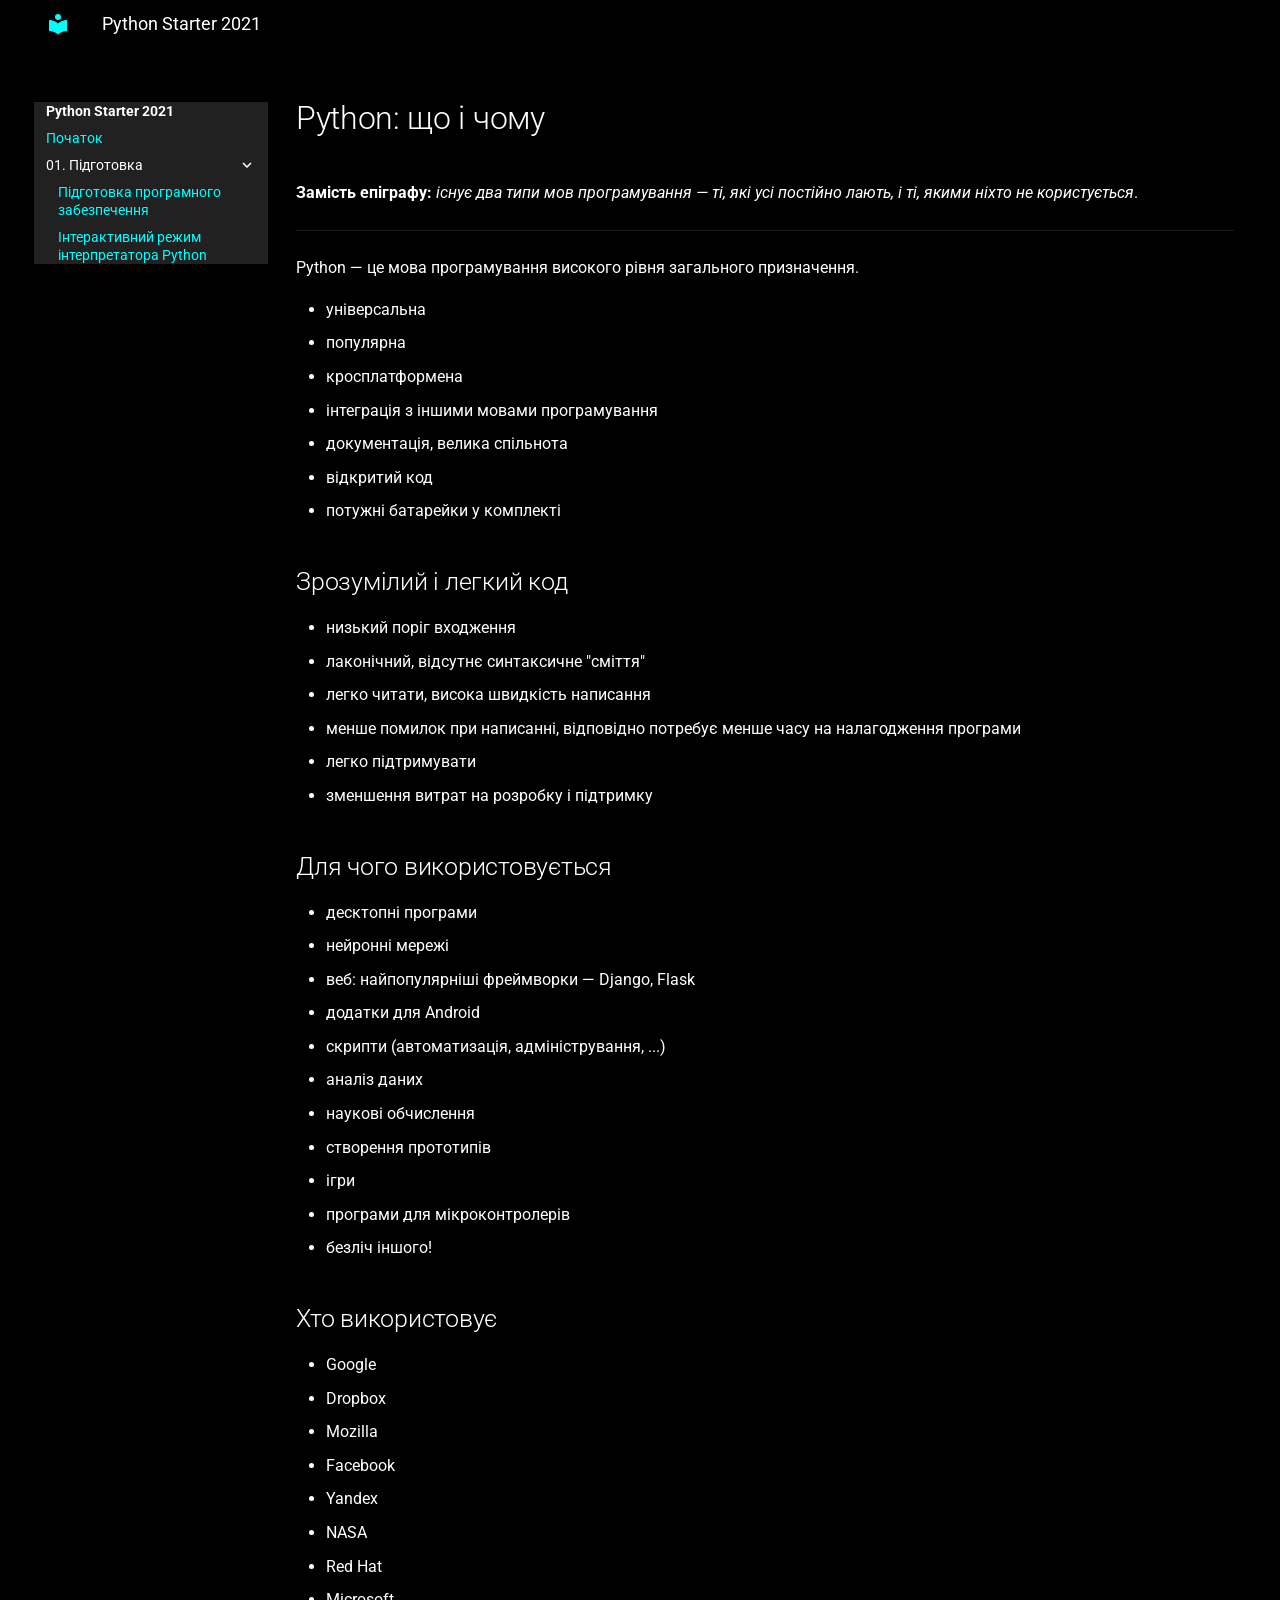
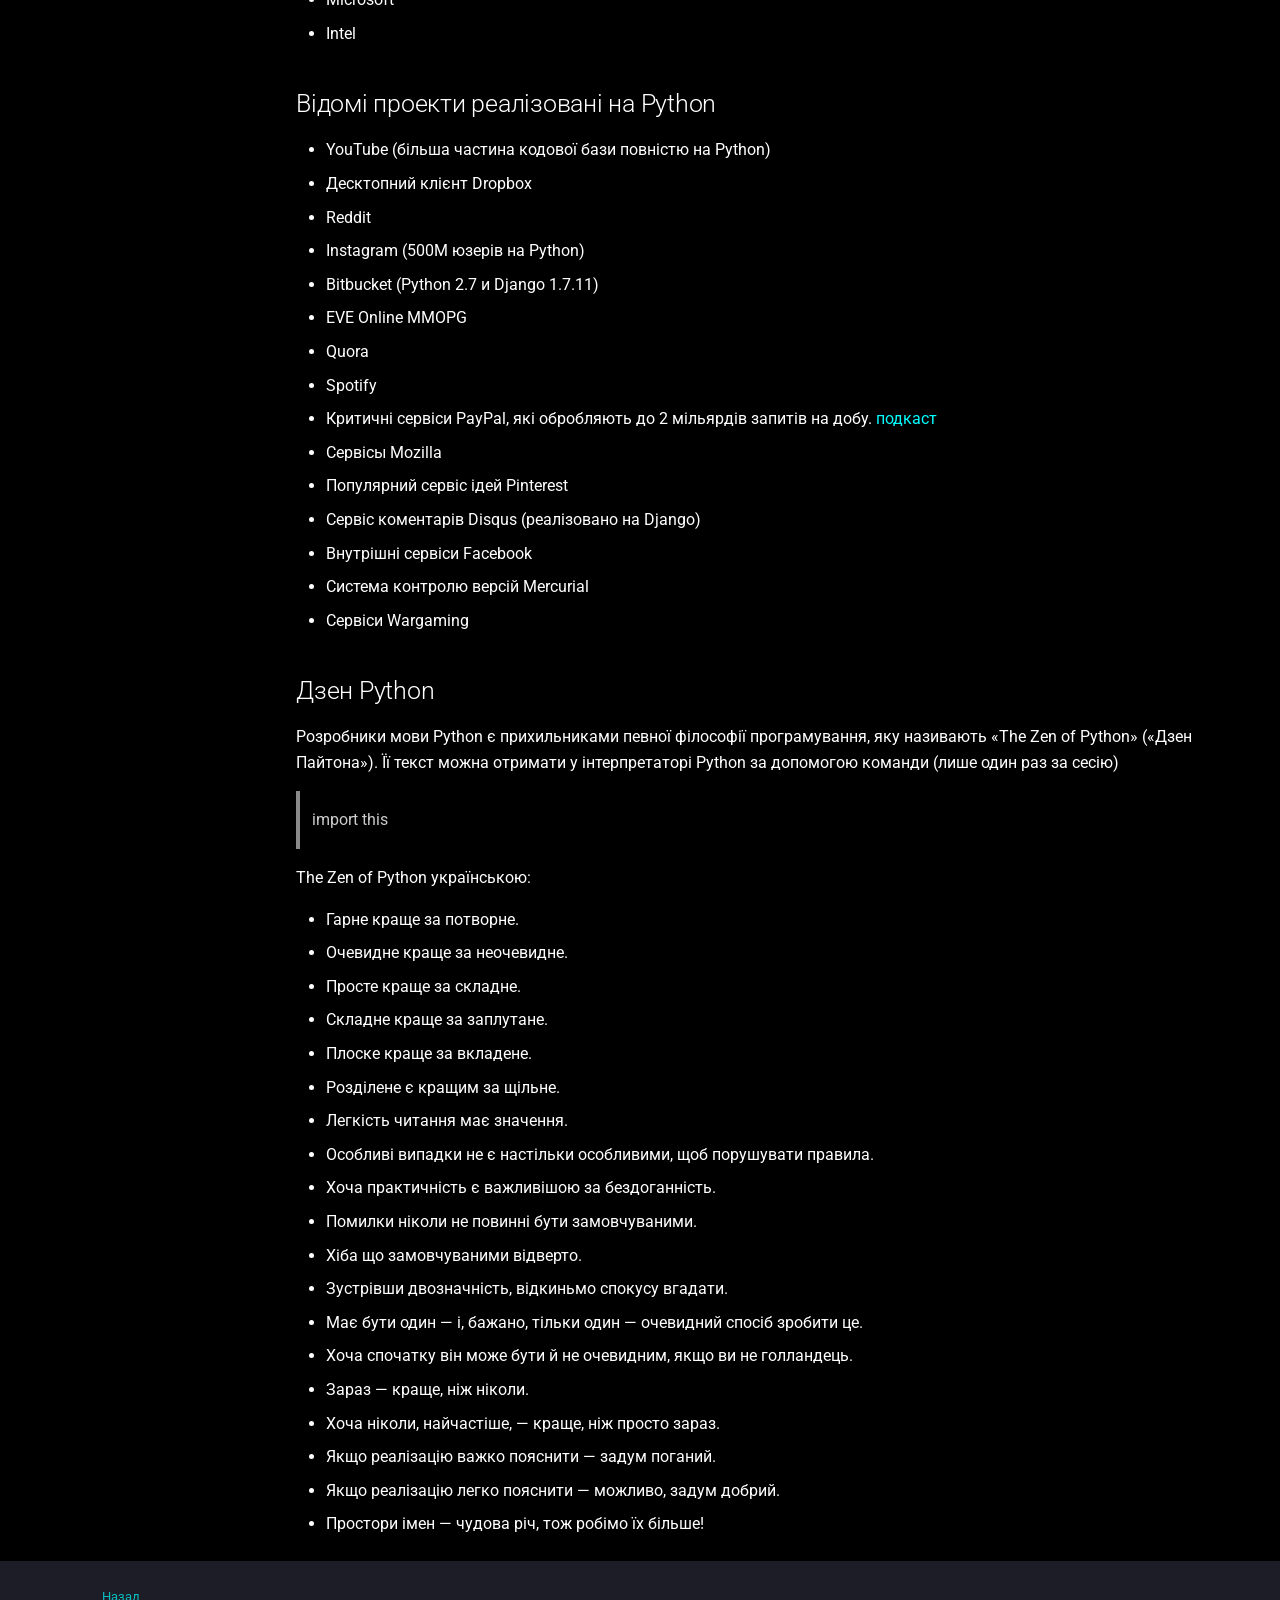
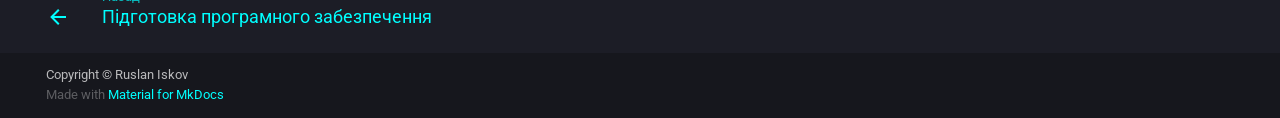
<file: docs/01_preparations/01_02_console.html>
<!doctype html>
<html lang="uk" class="no-js">
  <head>
    
      <meta charset="utf-8">
      <meta name="viewport" content="width=device-width,initial-scale=1">
      
        <meta name="description" content="Навчальний курс з програмування мовою Python для початківців.">
      
      
      
        <meta name="author" content="Ruslan Iskov">
      
      
      <link rel="shortcut icon" href="../assets/images/favicon.png">
      <meta name="generator" content="mkdocs-1.1.2, mkdocs-material-7.0.4">
    
    
      
        <title>Інтерактивний режим інтерпретатора Python - Python Starter 2021</title>
      
    
    
      <link rel="stylesheet" href="../assets/stylesheets/main.77f3fd56.min.css">
      
        
        <link rel="stylesheet" href="../assets/stylesheets/palette.7fa14f5b.min.css">
        
          
          
          <meta name="theme-color" content="#000000">
        
      
    
    
    
      
        
        <link rel="preconnect" href="https://fonts.gstatic.com" crossorigin>
        <link rel="stylesheet" href="https://fonts.googleapis.com/css?family=Roboto:300,400,400i,700%7CRoboto+Mono&display=fallback">
        <style>:root{--md-text-font-family:"Roboto";--md-code-font-family:"Roboto Mono"}</style>
      
    
    
    
      <link rel="stylesheet" href="../stylesheets/dark_theme.css">
    
      <link rel="stylesheet" href="../stylesheets/codehilite.css">
    
    
      
    
    
  </head>
  
  
    
    
    
    
    
    <body dir="ltr" data-md-color-scheme="slate" data-md-color-primary="black" data-md-color-accent="yellow">
      
  
    
    <input class="md-toggle" data-md-toggle="drawer" type="checkbox" id="__drawer" autocomplete="off">
    <input class="md-toggle" data-md-toggle="search" type="checkbox" id="__search" autocomplete="off">
    <label class="md-overlay" for="__drawer"></label>
    <div data-md-component="skip">
      
        
        <a href="#python" class="md-skip">
          Перейти до змісту
        </a>
      
    </div>
    <div data-md-component="announce">
      
    </div>
    
      

  

<header class="md-header" data-md-component="header">
  <nav class="md-header__inner md-grid" aria-label="Header">
    <a href="../index.html" title="Python Starter 2021" class="md-header__button md-logo" aria-label="Python Starter 2021">
      
  
  <svg xmlns="http://www.w3.org/2000/svg" viewBox="0 0 24 24"><path d="M12 8a3 3 0 0 0 3-3 3 3 0 0 0-3-3 3 3 0 0 0-3 3 3 3 0 0 0 3 3m0 3.54C9.64 9.35 6.5 8 3 8v11c3.5 0 6.64 1.35 9 3.54 2.36-2.19 5.5-3.54 9-3.54V8c-3.5 0-6.64 1.35-9 3.54z"/></svg>

    </a>
    <label class="md-header__button md-icon" for="__drawer">
      <svg xmlns="http://www.w3.org/2000/svg" viewBox="0 0 24 24"><path d="M3 6h18v2H3V6m0 5h18v2H3v-2m0 5h18v2H3v-2z"/></svg>
    </label>
    <div class="md-header__title" data-md-component="header-title">
      <div class="md-header__ellipsis">
        <div class="md-header__topic">
          <span class="md-ellipsis">
            Python Starter 2021
          </span>
        </div>
        <div class="md-header__topic" data-md-component="header-topic">
          <span class="md-ellipsis">
            
              Інтерактивний режим інтерпретатора Python
            
          </span>
        </div>
      </div>
    </div>
    <div class="md-header__options">
      
    </div>
    
    
  </nav>
</header>
    
    <div class="md-container" data-md-component="container">
      
      
        
      
      <main class="md-main" data-md-component="main">
        <div class="md-main__inner md-grid">
          
            
              
                
              
              <div class="md-sidebar md-sidebar--primary" data-md-component="sidebar" data-md-type="navigation" >
                <div class="md-sidebar__scrollwrap">
                  <div class="md-sidebar__inner">
                    

  




<nav class="md-nav md-nav--primary" aria-label="Navigation" data-md-level="0">
  <label class="md-nav__title" for="__drawer">
    <a href="../index.html" title="Python Starter 2021" class="md-nav__button md-logo" aria-label="Python Starter 2021">
      
  
  <svg xmlns="http://www.w3.org/2000/svg" viewBox="0 0 24 24"><path d="M12 8a3 3 0 0 0 3-3 3 3 0 0 0-3-3 3 3 0 0 0-3 3 3 3 0 0 0 3 3m0 3.54C9.64 9.35 6.5 8 3 8v11c3.5 0 6.64 1.35 9 3.54 2.36-2.19 5.5-3.54 9-3.54V8c-3.5 0-6.64 1.35-9 3.54z"/></svg>

    </a>
    Python Starter 2021
  </label>
  
  <ul class="md-nav__list" data-md-scrollfix>
    
      
      
      

  
  
  
    <li class="md-nav__item">
      <a href="../intro.html" class="md-nav__link">
        Початок
      </a>
    </li>
  

    
      
      
      

  
  
    
  
  
    
    <li class="md-nav__item md-nav__item--active md-nav__item--nested">
      
      
        <input class="md-nav__toggle md-toggle" data-md-toggle="__nav_2" type="checkbox" id="__nav_2" checked>
      
      <label class="md-nav__link" for="__nav_2">
        01. Підготовка
        <span class="md-nav__icon md-icon"></span>
      </label>
      <nav class="md-nav" aria-label="01. Підготовка" data-md-level="1">
        <label class="md-nav__title" for="__nav_2">
          <span class="md-nav__icon md-icon"></span>
          01. Підготовка
        </label>
        <ul class="md-nav__list" data-md-scrollfix>
          
            
  
  
  
    <li class="md-nav__item">
      <a href="01_01_software.html" class="md-nav__link">
        Підготовка програмного забезпечення
      </a>
    </li>
  

          
            
  
  
    
  
  
    <li class="md-nav__item md-nav__item--active">
      
      <input class="md-nav__toggle md-toggle" data-md-toggle="toc" type="checkbox" id="__toc">
      
        
      
      
        <label class="md-nav__link md-nav__link--active" for="__toc">
          Інтерактивний режим інтерпретатора Python
          <span class="md-nav__icon md-icon"></span>
        </label>
      
      <a href="01_02_console.html" class="md-nav__link md-nav__link--active">
        Інтерактивний режим інтерпретатора Python
      </a>
      
        
<nav class="md-nav md-nav--secondary" aria-label="Зміст">
  
  
    
  
  
    <label class="md-nav__title" for="__toc">
      <span class="md-nav__icon md-icon"></span>
      Зміст
    </label>
    <ul class="md-nav__list" data-md-component="toc" data-md-scrollfix>
      
        <li class="md-nav__item">
  <a href="#_1" class="md-nav__link">
    Зрозумілий і легкий код
  </a>
  
</li>
      
        <li class="md-nav__item">
  <a href="#_2" class="md-nav__link">
    Для чого використовується
  </a>
  
</li>
      
        <li class="md-nav__item">
  <a href="#_3" class="md-nav__link">
    Хто використовує
  </a>
  
</li>
      
        <li class="md-nav__item">
  <a href="#python_1" class="md-nav__link">
    Відомі проекти реалізовані на Python
  </a>
  
</li>
      
        <li class="md-nav__item">
  <a href="#python_2" class="md-nav__link">
    Дзен Python
  </a>
  
</li>
      
    </ul>
  
</nav>
      
    </li>
  

          
        </ul>
      </nav>
    </li>
  

    
  </ul>
</nav>
                  </div>
                </div>
              </div>
            
            
              
                
              
              <div class="md-sidebar md-sidebar--secondary" data-md-component="sidebar" data-md-type="toc" hidden>
                <div class="md-sidebar__scrollwrap">
                  <div class="md-sidebar__inner">
                    
<nav class="md-nav md-nav--secondary" aria-label="Зміст">
  
  
    
  
  
    <label class="md-nav__title" for="__toc">
      <span class="md-nav__icon md-icon"></span>
      Зміст
    </label>
    <ul class="md-nav__list" data-md-component="toc" data-md-scrollfix>
      
        <li class="md-nav__item">
  <a href="#_1" class="md-nav__link">
    Зрозумілий і легкий код
  </a>
  
</li>
      
        <li class="md-nav__item">
  <a href="#_2" class="md-nav__link">
    Для чого використовується
  </a>
  
</li>
      
        <li class="md-nav__item">
  <a href="#_3" class="md-nav__link">
    Хто використовує
  </a>
  
</li>
      
        <li class="md-nav__item">
  <a href="#python_1" class="md-nav__link">
    Відомі проекти реалізовані на Python
  </a>
  
</li>
      
        <li class="md-nav__item">
  <a href="#python_2" class="md-nav__link">
    Дзен Python
  </a>
  
</li>
      
    </ul>
  
</nav>
                  </div>
                </div>
              </div>
            
          
          <div class="md-content" data-md-component="content">
            <article class="md-content__inner md-typeset">
              
                
                
                <h1 id="python">Python: що і чому</h1>
<p><strong>Замість епіграфу:</strong> <em>існує два типи мов програмування — ті, які усі постійно лають, і ті, якими ніхто не користується</em>.</p>
<hr />
<p>Python — це мова програмування високого рівня загального призначення.</p>
<ul>
<li>універсальна</li>
<li>популярна</li>
<li>кросплатформена</li>
<li>інтеграція з іншими мовами програмування</li>
<li>документація, велика спільнота</li>
<li>відкритий код</li>
<li>потужні батарейки у комплекті</li>
</ul>
<h2 id="_1">Зрозумілий і легкий код</h2>
<ul>
<li>низький поріг входження</li>
<li>лаконічний, відсутнє синтаксичне "сміття"</li>
<li>легко читати, висока швидкість написання</li>
<li>менше помилок при написанні, відповідно потребує менше часу на налагодження програми</li>
<li>легко підтримувати</li>
<li>зменшення витрат на розробку і підтримку</li>
</ul>
<h2 id="_2">Для чого використовується</h2>
<ul>
<li>десктопні програми</li>
<li>нейронні мережі</li>
<li>веб: найпопулярніші фреймворки — Django, Flask</li>
<li>додатки для Android</li>
<li>скрипти (автоматизація, адміністрування, ...)</li>
<li>аналіз даних</li>
<li>наукові обчислення</li>
<li>створення прототипів</li>
<li>ігри</li>
<li>програми для мікроконтролерів</li>
<li>безліч іншого!</li>
</ul>
<h2 id="_3">Хто використовує</h2>
<ul>
<li>Google</li>
<li>Dropbox</li>
<li>Mozilla</li>
<li>Facebook</li>
<li>Yandex</li>
<li>NASA</li>
<li>Red Hat</li>
<li>Microsoft</li>
<li>Intel</li>
</ul>
<h2 id="python_1">Відомі проекти реалізовані на Python</h2>
<ul>
<li>YouTube (більша частина кодової бази повністю на Python)</li>
<li>Десктопний клієнт Dropbox</li>
<li>Reddit</li>
<li>Instagram (500M юзерів на Python)</li>
<li>Bitbucket (Python 2.7 и Django 1.7.11)</li>
<li>EVE Online MMOPG</li>
<li>Quora</li>
<li>Spotify</li>
<li>Критичні сервіси PayPal, які обробляють до 2 мільярдів запитів на добу. <a href="https://talkpython.fm/episodes/show/54/enterprise-software-with-python">подкаст</a></li>
<li>Сервісы Mozilla</li>
<li>Популярний сервіс ідей Pinterest</li>
<li>Сервіс коментарів Disqus (реалізовано на Django)</li>
<li>Внутрішні сервіси Facebook</li>
<li>Система контролю версій Mercurial</li>
<li>Сервіси Wargaming</li>
</ul>
<h2 id="python_2">Дзен Python</h2>
<p>Розробники мови Python є прихильниками певної філософії програмування, яку називають «The Zen of Python» («Дзен Пайтона»). Її текст можна отримати у інтерпретаторі Python за допомогою команди (лише один раз за сесію)</p>
<blockquote>
<p>import this</p>
</blockquote>
<p>The Zen of Python українською:</p>
<ul>
<li>Гарне краще за потворне.</li>
<li>Очевидне краще за неочевидне.</li>
<li>Просте краще за складне.</li>
<li>Складне краще за заплутане.</li>
<li>Плоске краще за вкладене.</li>
<li>Розділене є кращим за щільне.</li>
<li>Легкість читання має значення.</li>
<li>Особливі випадки не є настільки особливими, щоб порушувати правила.</li>
<li>Хоча практичність є важливішою за бездоганність.</li>
<li>Помилки ніколи не повинні бути замовчуваними.</li>
<li>Хіба що замовчуваними відверто.</li>
<li>Зустрівши двозначність, відкиньмо спокусу вгадати.</li>
<li>Має бути один — і, бажано, тільки один — очевидний спосіб зробити це.</li>
<li>Хоча спочатку він може бути й не очевидним, якщо ви не голландець.</li>
<li>Зараз — краще, ніж ніколи.</li>
<li>Хоча ніколи, найчастіше, — краще, ніж просто зараз.</li>
<li>Якщо реалізацію важко пояснити — задум поганий.</li>
<li>Якщо реалізацію легко пояснити — можливо, задум добрий.</li>
<li>Простори імен — чудова річ, тож робімо їх більше!</li>
</ul>
                
                  
                
              
              
                


              
            </article>
          </div>
        </div>
      </main>
      
        
<footer class="md-footer">
  
    <nav class="md-footer__inner md-grid" aria-label="Footer">
      
        <a href="01_01_software.html" class="md-footer__link md-footer__link--prev" rel="prev">
          <div class="md-footer__button md-icon">
            <svg xmlns="http://www.w3.org/2000/svg" viewBox="0 0 24 24"><path d="M20 11v2H8l5.5 5.5-1.42 1.42L4.16 12l7.92-7.92L13.5 5.5 8 11h12z"/></svg>
          </div>
          <div class="md-footer__title">
            <div class="md-ellipsis">
              <span class="md-footer__direction">
                Назад
              </span>
              Підготовка програмного забезпечення
            </div>
          </div>
        </a>
      
      
    </nav>
  
  <div class="md-footer-meta md-typeset">
    <div class="md-footer-meta__inner md-grid">
      <div class="md-footer-copyright">
        
          <div class="md-footer-copyright__highlight">
            Copyright &copy; Ruslan Iskov
          </div>
        
        Made with
        <a href="https://squidfunk.github.io/mkdocs-material/" target="_blank" rel="noopener">
          Material for MkDocs
        </a>
      </div>
      
    </div>
  </div>
</footer>
      
    </div>
    <div class="md-dialog" data-md-component="dialog">
      <div class="md-dialog__inner md-typeset"></div>
    </div>
    <script id="__config" type="application/json">{"base": "..", "features": ["header.autohide", "navigation.instant", "navigation.expand"], "translations": {"clipboard.copy": "\u0421\u043a\u043e\u043f\u0456\u044e\u0432\u0430\u0442\u0438 \u0432 \u0431\u0443\u0444\u0435\u0440", "clipboard.copied": "\u0421\u043a\u043e\u043f\u0456\u0439\u043e\u0432\u0430\u043d\u043e \u0432 \u0431\u0443\u0444\u0435\u0440", "search.config.lang": "ru", "search.config.pipeline": "trimmer, stopWordFilter", "search.config.separator": "[\\s\\-]+", "search.placeholder": "\u041f\u043e\u0448\u0443\u043a", "search.result.placeholder": "\u0420\u043e\u0437\u043f\u043e\u0447\u043d\u0456\u0442\u044c \u043f\u0438\u0441\u0430\u0442\u0438 \u0434\u043b\u044f \u043f\u043e\u0448\u0443\u043a\u0443", "search.result.none": "\u0417\u0431\u0456\u0433\u0456\u0432 \u043d\u0435 \u0437\u043d\u0430\u0439\u0434\u0435\u043d\u043e", "search.result.one": "\u0417\u043d\u0430\u0439\u0434\u0435\u043d\u043e 1 \u0437\u0431\u0456\u0433", "search.result.other": "\u0417\u043d\u0430\u0439\u0434\u0435\u043d\u043e # \u0437\u0431\u0456\u0433\u0456\u0432", "search.result.more.one": "1 more on this page", "search.result.more.other": "# more on this page", "search.result.term.missing": "Missing"}, "search": "../assets/javascripts/workers/search.fb4a9340.min.js", "version": null}</script>
    
    
      <script src="../assets/javascripts/bundle.9b151c6a.min.js"></script>
      
    
  </body>
</html>
</file>
<file: docs/stylesheets/dark_theme.css>
/*
//////////////////
// Main content //
//////////////////
*/
a{
	color: cyan !important;
}

/*
Default text color
and background color
*/
.md-main {
  color: #FFFFFF !important; //#F5F5F5 !important;
  background-color: #000000 !important; //#212121 !important;
}

/*
Main headlines
*/
.md-main h1 {
  color: white !important;
}

/*
Tables
*/
tbody {
  background-color: rgba(255, 255, 255, 0.05) !important;
}

.md-typeset table:not([class]) th {
  background-color: rgba(255,255,255,0.11) !important;
}

.md-typeset table:not([class]) tr:hover {
  box-shadow: none !important;
  background-color: rgba(255, 255, 255, 0.04) !important;
}

/*
Blockquotes
*/
.md-typeset blockquote {
  color: rgba(255,255,255,0.8) !important;
  border-color: rgba(255,255,255,0.54) !important;
}

/*
////////////////////
// Navigation bar //
////////////////////
*/

/*
Left and right toc scrollbar
*/
.md-sidebar__scrollwrap::-webkit-scrollbar-thumb {
  background-color: #E0E0E0 !important;
}



.md-nav {
  color: #F5F5F5 !important;
  background-color: #212121 !important;
}

/*
Arrow Left Icon
*/
html .md-nav--primary .md-nav__title:before {
  color: #FAFAFA !important;
}

.md-nav__title {
  color: rgba(255,255,255,1) !important;
  background-color: #212121 !important;
}

/*
Arrow Right Icon
*/
.md-nav--primary .md-nav__link:after {
  color: #FAFAFA !important;
}

.md-nav__list {
  color: rgba(255,255,255,1) !important;
  background-color: #212121 !important;
}

.md-nav__item {
  color: rgba(255,255,255,1) !important;
  background-color: #212121 !important;
}

.md-nav__link[data-md-state=blur] {
  color: rgba(255,255,255,0.54) !important;
}

/*
////////////
// Search //
////////////
*/

/*
scroll bar

attention:
background is scroll handle color!
*/
.md-search__scrollwrap::-webkit-scrollbar-thumb {
  background-color: #E0E0E0 !important;
}
/*
scroll bar background color
*/
.md-search__scrollwrap {
  background-color: #424242 !important;
}

/*
Icon color
*/
.md-search-result__article--document:before {
  color: #EEEEEE !important;
}

/*
headline color and
result list background
*/
.md-search-result__list {
  color: #EEEEEE !important;
  background-color: #212121 !important;
}

/*
result info/count
*/
.md-search-result__meta {
  background-color: #EEEEEE !important;
}

/*
article preview text color
*/
.md-search-result__teaser {
  color: #BDBDBD !important;
}
</file>
<file: docs/stylesheets/codehilite.css>
/*
/////////////////
// Inline Code //
/////////////////
*/

.md-typeset code {
  background-color: #424242;
  color: #F5F5F5;
  margin: 0;
  padding: 0.07353em 0.29412em;
  box-shadow: none;
}

/*
/////////////////
// Code Blocks //
/////////////////
*/

/*
line number
*/
.linenos {
  color: #F5F5F5 !important;
  background-color: #313131 !important;
}

/*
code block background
*/
.codehilite {
  background-color: #424242 !important;
}

/*
scroll bar size
*/

.md-typeset .codehilite::-webkit-scrollbar {
  height: 1rem !important;
}

/*
actual syntax highlighting
*/
.codehilite pre { color: #FAFAFA !important; background-color: transparent !important; }
.codehilite .hll { background-color: #272822 !important; }
.codehilite .c { color: #75715e !important } /* Comment */
.codehilite .err { color: #960050 !important; background-color: #1e0010 !important } /* Error */
.codehilite .k { color: #66d9ef !important } /* Keyword */
.codehilite .l { color: #ae81ff !important } /* Literal */
.codehilite .n { color: #f8f8f2 !important } /* Name */
.codehilite .o { color: #f92672 !important } /* Operator */
.codehilite .p { color: #f8f8f2 !important } /* Punctuation */
.codehilite .cm { color: #75715e !important } /* Comment.Multiline */
.codehilite .cp { color: #75715e !important } /* Comment.Preproc */
.codehilite .c1 { color: #75715e !important } /* Comment.Single */
.codehilite .cs { color: #75715e !important } /* Comment.Special */
.codehilite .ge { font-style: italic !important } /* Generic.Emph */
.codehilite .gs { font-weight: bold !important } /* Generic.Strong */
.codehilite .kc { color: #66d9ef !important } /* Keyword.Constant */
.codehilite .kd { color: #66d9ef !important } /* Keyword.Declaration */
.codehilite .kn { color: #f92672 !important } /* Keyword.Namespace */
.codehilite .kp { color: #66d9ef !important } /* Keyword.Pseudo */
.codehilite .kr { color: #66d9ef !important } /* Keyword.Reserved */
.codehilite .kt { color: #66d9ef !important } /* Keyword.Type */
.codehilite .ld { color: #e6db74 !important } /* Literal.Date */
.codehilite .m { color: #ae81ff !important } /* Literal.Number */
.codehilite .s { color: #e6db74 !important } /* Literal.String */
.codehilite .na { color: #a6e22e !important } /* Name.Attribute */
.codehilite .nb { color: #f8f8f2 !important } /* Name.Builtin */
.codehilite .nc { color: #a6e22e !important } /* Name.Class */
.codehilite .no { color: #66d9ef !important } /* Name.Constant */
.codehilite .nd { color: #a6e22e !important } /* Name.Decorator */
.codehilite .ni { color: #f8f8f2 !important } /* Name.Entity */
.codehilite .ne { color: #a6e22e !important } /* Name.Exception */
.codehilite .nf { color: #a6e22e !important } /* Name.Function */
.codehilite .nl { color: #f8f8f2 !important } /* Name.Label */
.codehilite .nn { color: #f8f8f2 !important } /* Name.Namespace */
.codehilite .nx { color: #a6e22e !important } /* Name.Other */
.codehilite .py { color: #f8f8f2 !important } /* Name.Property */
.codehilite .nt { color: #f92672 !important } /* Name.Tag */
.codehilite .nv { color: #f8f8f2 !important } /* Name.Variable */
.codehilite .ow { color: #f92672 !important } /* Operator.Word */
.codehilite .w { color: #f8f8f2 !important } /* Text.Whitespace */
.codehilite .mf { color: #ae81ff !important } /* Literal.Number.Float */
.codehilite .mh { color: #ae81ff !important } /* Literal.Number.Hex */
.codehilite .mi { color: #ae81ff !important } /* Literal.Number.Integer */
.codehilite .mo { color: #ae81ff !important } /* Literal.Number.Oct */
.codehilite .sb { color: #e6db74 !important } /* Literal.String.Backtick */
.codehilite .sc { color: #e6db74 !important } /* Literal.String.Char */
.codehilite .sd { color: #e6db74 !important } /* Literal.String.Doc */
.codehilite .s2 { color: #e6db74 !important } /* Literal.String.Double */
.codehilite .se { color: #ae81ff !important } /* Literal.String.Escape */
.codehilite .sh { color: #e6db74 !important } /* Literal.String.Heredoc */
.codehilite .si { color: #e6db74 !important } /* Literal.String.Interpol */
.codehilite .sx { color: #e6db74 !important } /* Literal.String.Other */
.codehilite .sr { color: #e6db74 !important } /* Literal.String.Regex */
.codehilite .s1 { color: #e6db74 !important } /* Literal.String.Single */
.codehilite .ss { color: #e6db74 !important } /* Literal.String.Symbol */
.codehilite .bp { color: #f8f8f2 !important } /* Name.Builtin.Pseudo */
.codehilite .vc { color: #f8f8f2 !important } /* Name.Variable.Class */
.codehilite .vg { color: #f8f8f2 !important } /* Name.Variable.Global */
.codehilite .vi { color: #f8f8f2 !important } /* Name.Variable.Instance */
.codehilite .il { color: #ae81ff !important } /* Literal.Number.Integer.Long */

.codehilite .gh { } /* Generic Heading & Diff Header */
.codehilite .gu { color: #75715e !important ; } /* Generic.Subheading & Diff Unified/Comment? */
.codehilite .gd { color: #f92672 !important ; } /* Generic.Deleted & Diff Deleted */
.codehilite .gi { color: #a6e22e !important ; } /* Generic.Inserted & Diff Inserted */

.codehilite .md-clipboard:before { color: rgba(255, 255, 255, 0.07) } /* Clipboard button (no hover) */
.codehilite:hover .md-clipboard:before { color: rgba(255, 255, 255, 0.54) } /* Clipboard button (hovered) */
</file>
<file: docs/assets/stylesheets/main.77f3fd56.min.css>
@charset "UTF-8";html{box-sizing:border-box;-webkit-text-size-adjust:none;-moz-text-size-adjust:none;-ms-text-size-adjust:none;text-size-adjust:none}*,:after,:before{box-sizing:inherit}body{margin:0}a,button,input,label{-webkit-tap-highlight-color:transparent}a{color:inherit;text-decoration:none}hr{display:block;box-sizing:initial;height:.05rem;padding:0;overflow:visible;border:0}small{font-size:80%}sub,sup{line-height:1em}img{border-style:none}table{border-collapse:initial;border-spacing:0}td,th{font-weight:400;vertical-align:top}button{margin:0;padding:0;font-size:inherit;background:transparent;border:0}input{border:0;outline:none}:root{--md-default-fg-color:rgba(0,0,0,0.87);--md-default-fg-color--light:rgba(0,0,0,0.54);--md-default-fg-color--lighter:rgba(0,0,0,0.32);--md-default-fg-color--lightest:rgba(0,0,0,0.07);--md-default-bg-color:#fff;--md-default-bg-color--light:hsla(0,0%,100%,0.7);--md-default-bg-color--lighter:hsla(0,0%,100%,0.3);--md-default-bg-color--lightest:hsla(0,0%,100%,0.12);--md-primary-fg-color:#4051b5;--md-primary-fg-color--light:#5d6cc0;--md-primary-fg-color--dark:#303fa1;--md-primary-bg-color:#fff;--md-primary-bg-color--light:hsla(0,0%,100%,0.7);--md-accent-fg-color:#526cfe;--md-accent-fg-color--transparent:rgba(83,108,254,0.1);--md-accent-bg-color:#fff;--md-accent-bg-color--light:hsla(0,0%,100%,0.7)}:root>*{--md-code-fg-color:#36464e;--md-code-bg-color:#f5f5f5;--md-code-hl-color:rgba(255,255,0,0.5);--md-code-hl-number-color:#d52a2a;--md-code-hl-special-color:#db1457;--md-code-hl-function-color:#a846b9;--md-code-hl-constant-color:#6e59d9;--md-code-hl-keyword-color:#3f6ec6;--md-code-hl-string-color:#1c7d4d;--md-code-hl-name-color:var(--md-code-fg-color);--md-code-hl-operator-color:var(--md-default-fg-color--light);--md-code-hl-punctuation-color:var(--md-default-fg-color--light);--md-code-hl-comment-color:var(--md-default-fg-color--light);--md-code-hl-generic-color:var(--md-default-fg-color--light);--md-code-hl-variable-color:var(--md-default-fg-color--light);--md-typeset-color:var(--md-default-fg-color);--md-typeset-a-color:var(--md-primary-fg-color);--md-typeset-mark-color:rgba(255,255,0,0.5);--md-typeset-del-color:rgba(245,80,61,0.15);--md-typeset-ins-color:rgba(11,213,112,0.15);--md-typeset-kbd-color:#fafafa;--md-typeset-kbd-accent-color:#fff;--md-typeset-kbd-border-color:#b8b8b8;--md-admonition-fg-color:var(--md-default-fg-color);--md-admonition-bg-color:var(--md-default-bg-color);--md-footer-fg-color:#fff;--md-footer-fg-color--light:hsla(0,0%,100%,0.7);--md-footer-fg-color--lighter:hsla(0,0%,100%,0.3);--md-footer-bg-color:rgba(0,0,0,0.87);--md-footer-bg-color--dark:rgba(0,0,0,0.32)}.md-icon svg{display:block;width:1.2rem;height:1.2rem;fill:currentColor}body{-webkit-font-smoothing:antialiased;-moz-osx-font-smoothing:grayscale}body,input{font-feature-settings:"kern","liga";font-family:var(--md-text-font-family,_),-apple-system,BlinkMacSystemFont,Helvetica,Arial,sans-serif}body,code,input,kbd,pre{color:var(--md-typeset-color)}code,kbd,pre{font-feature-settings:"kern";font-family:var(--md-code-font-family,_),SFMono-Regular,Consolas,Menlo,monospace}:root{--md-typeset-table--ascending:url("data:image/svg+xml;charset=utf-8,<svg xmlns='http://www.w3.org/2000/svg' viewBox='0 0 24 24'><path d='M11 4h2v12l5.5-5.5 1.42 1.42L12 19.84l-7.92-7.92L5.5 10.5 11 16V4z'/></svg>");--md-typeset-table--descending:url("data:image/svg+xml;charset=utf-8,<svg xmlns='http://www.w3.org/2000/svg' viewBox='0 0 24 24'><path d='M13 20h-2V8l-5.5 5.5-1.42-1.42L12 4.16l7.92 7.92-1.42 1.42L13 8v12z'/></svg>")}.md-typeset{font-size:.8rem;line-height:1.6;-webkit-print-color-adjust:exact;color-adjust:exact}@media print{.md-typeset{font-size:.68rem}}.md-typeset blockquote,.md-typeset dl,.md-typeset figure,.md-typeset ol,.md-typeset pre,.md-typeset ul{display:flow-root;margin:1em 0}.md-typeset h1{margin:0 0 1.25em;color:var(--md-default-fg-color--light);font-size:2em;line-height:1.3}.md-typeset h1,.md-typeset h2{font-weight:300;letter-spacing:-.01em}.md-typeset h2{margin:1.6em 0 .64em;font-size:1.5625em;line-height:1.4}.md-typeset h3{margin:1.6em 0 .8em;font-weight:400;font-size:1.25em;line-height:1.5;letter-spacing:-.01em}.md-typeset h2+h3{margin-top:.8em}.md-typeset h4{margin:1em 0;font-weight:700;letter-spacing:-.01em}.md-typeset h5,.md-typeset h6{margin:1.25em 0;color:var(--md-default-fg-color--light);font-weight:700;font-size:.8em;letter-spacing:-.01em}.md-typeset h5{text-transform:uppercase}.md-typeset hr{display:flow-root;margin:1.5em 0;border-bottom:.05rem solid var(--md-default-fg-color--lightest)}.md-typeset a{color:var(--md-typeset-a-color);word-break:break-word}.md-typeset a,.md-typeset a:before{transition:color 125ms}.md-typeset a:focus,.md-typeset a:hover{color:var(--md-accent-fg-color)}.md-typeset code,.md-typeset kbd,.md-typeset pre{color:var(--md-code-fg-color);direction:ltr}@media print{.md-typeset code,.md-typeset kbd,.md-typeset pre{white-space:pre-wrap}}.md-typeset code{padding:0 .2941176471em;font-size:.85em;word-break:break-word;background-color:var(--md-code-bg-color);border-radius:.1rem;-webkit-box-decoration-break:clone;box-decoration-break:clone}.md-typeset code:not(.focus-visible){outline:none;-webkit-tap-highlight-color:transparent}.md-typeset h1 code,.md-typeset h2 code,.md-typeset h3 code,.md-typeset h4 code,.md-typeset h5 code,.md-typeset h6 code{margin:initial;padding:initial;background-color:initial;box-shadow:none}.md-typeset a>code{color:currentColor}.md-typeset pre{position:relative;line-height:1.4}.md-typeset pre>code{display:block;margin:0;padding:.7720588235em 1.1764705882em;overflow:auto;word-break:normal;box-shadow:none;-webkit-box-decoration-break:slice;box-decoration-break:slice;touch-action:auto;scrollbar-width:thin;scrollbar-color:var(--md-default-fg-color--lighter) transparent}.md-typeset pre>code:hover{scrollbar-color:var(--md-accent-fg-color) transparent}.md-typeset pre>code::-webkit-scrollbar{width:.2rem;height:.2rem}.md-typeset pre>code::-webkit-scrollbar-thumb{background-color:var(--md-default-fg-color--lighter)}.md-typeset pre>code::-webkit-scrollbar-thumb:hover{background-color:var(--md-accent-fg-color)}@media screen and (max-width:44.9375em){.md-typeset>pre{margin:1em -.8rem}.md-typeset>pre code{border-radius:0}}.md-typeset kbd{display:inline-block;padding:0 .6666666667em;color:var(--md-default-fg-color);font-size:.75em;vertical-align:text-top;word-break:break-word;background-color:var(--md-typeset-kbd-color);border-radius:.1rem;box-shadow:0 .1rem 0 .05rem var(--md-typeset-kbd-border-color),0 .1rem 0 var(--md-typeset-kbd-border-color),0 -.1rem .2rem var(--md-typeset-kbd-accent-color) inset}.md-typeset mark{color:inherit;word-break:break-word;background-color:var(--md-typeset-mark-color);-webkit-box-decoration-break:clone;box-decoration-break:clone}.md-typeset abbr{text-decoration:none;border-bottom:.05rem dotted var(--md-default-fg-color--light);cursor:help}@media (hover:none){.md-typeset abbr{position:relative}.md-typeset abbr[title]:focus:after,.md-typeset abbr[title]:hover:after{box-shadow:0 2px 2px 0 rgba(0,0,0,.14),0 1px 5px 0 rgba(0,0,0,.12),0 3px 1px -2px rgba(0,0,0,.2);position:absolute;left:0;display:inline-block;width:auto;min-width:-webkit-max-content;min-width:-moz-max-content;min-width:max-content;max-width:80%;margin-top:2em;padding:.2rem .3rem;color:var(--md-default-bg-color);font-size:.7rem;background-color:var(--md-default-fg-color);border-radius:.1rem;content:attr(title)}}.md-typeset small{opacity:.75}.md-typeset sub,.md-typeset sup{margin-left:.078125em}[dir=rtl] .md-typeset sub,[dir=rtl] .md-typeset sup{margin-right:.078125em;margin-left:0}.md-typeset blockquote{padding-left:.6rem;color:var(--md-default-fg-color--light);border-left:.2rem solid var(--md-default-fg-color--lighter)}[dir=rtl] .md-typeset blockquote{padding-right:.6rem;padding-left:0;border-right:.2rem solid var(--md-default-fg-color--lighter);border-left:initial}.md-typeset ul{list-style-type:disc}.md-typeset ol,.md-typeset ul{margin-left:.625em;padding:0}[dir=rtl] .md-typeset ol,[dir=rtl] .md-typeset ul{margin-right:.625em;margin-left:0}.md-typeset ol ol,.md-typeset ul ol{list-style-type:lower-alpha}.md-typeset ol ol ol,.md-typeset ul ol ol{list-style-type:lower-roman}.md-typeset ol li,.md-typeset ul li{margin-bottom:.5em;margin-left:1.25em}[dir=rtl] .md-typeset ol li,[dir=rtl] .md-typeset ul li{margin-right:1.25em;margin-left:0}.md-typeset ol li blockquote,.md-typeset ol li p,.md-typeset ul li blockquote,.md-typeset ul li p{margin:.5em 0}.md-typeset ol li:last-child,.md-typeset ul li:last-child{margin-bottom:0}.md-typeset ol li ol,.md-typeset ol li ul,.md-typeset ul li ol,.md-typeset ul li ul{margin:.5em 0 .5em .625em}[dir=rtl] .md-typeset ol li ol,[dir=rtl] .md-typeset ol li ul,[dir=rtl] .md-typeset ul li ol,[dir=rtl] .md-typeset ul li ul{margin-right:.625em;margin-left:0}.md-typeset dd{margin:1em 0 1.5em 1.875em}[dir=rtl] .md-typeset dd{margin-right:1.875em;margin-left:0}.md-typeset img,.md-typeset svg{max-width:100%;height:auto}.md-typeset img[align=left],.md-typeset svg[align=left]{margin:1em 1em 1em 0}.md-typeset img[align=right],.md-typeset svg[align=right]{margin:1em 0 1em 1em}.md-typeset img[align]:only-child,.md-typeset svg[align]:only-child{margin-top:0}.md-typeset figure{width:-webkit-fit-content;width:-moz-fit-content;width:fit-content;max-width:100%;margin:0 auto;text-align:center}.md-typeset figure img{display:block}.md-typeset figcaption{max-width:24rem;margin:1em auto 2em;font-style:italic}.md-typeset iframe{max-width:100%}.md-typeset table:not([class]){display:inline-block;max-width:100%;overflow:auto;font-size:.64rem;background-color:var(--md-default-bg-color);border-radius:.1rem;box-shadow:0 .2rem .5rem rgba(0,0,0,.05),0 0 .05rem rgba(0,0,0,.1);touch-action:auto}@media print{.md-typeset table:not([class]){display:table}}.md-typeset table:not([class])+*{margin-top:1.5em}.md-typeset table:not([class]) td>:first-child,.md-typeset table:not([class]) th>:first-child{margin-top:0}.md-typeset table:not([class]) td>:last-child,.md-typeset table:not([class]) th>:last-child{margin-bottom:0}.md-typeset table:not([class]) td:not([align]),.md-typeset table:not([class]) th:not([align]){text-align:left}[dir=rtl] .md-typeset table:not([class]) td:not([align]),[dir=rtl] .md-typeset table:not([class]) th:not([align]){text-align:right}.md-typeset table:not([class]) th{min-width:5rem;padding:.9375em 1.25em;color:var(--md-default-bg-color);vertical-align:top;background-color:var(--md-default-fg-color--light)}.md-typeset table:not([class]) th a{color:inherit}.md-typeset table:not([class]) td{padding:.9375em 1.25em;vertical-align:top;border-top:.05rem solid var(--md-default-fg-color--lightest)}.md-typeset table:not([class]) tr{transition:background-color 125ms}.md-typeset table:not([class]) tr:hover{background-color:rgba(0,0,0,.035);box-shadow:0 .05rem 0 var(--md-default-bg-color) inset}.md-typeset table:not([class]) tr:first-child td{border-top:0}.md-typeset table:not([class]) a{word-break:normal}.md-typeset table th[role=columnheader]{cursor:pointer}.md-typeset table th[role=columnheader]:after{display:inline-block;width:1.2em;height:1.2em;margin-left:.5em;vertical-align:sub;-webkit-mask-repeat:no-repeat;mask-repeat:no-repeat;-webkit-mask-size:contain;mask-size:contain;content:""}.md-typeset table th[role=columnheader][aria-sort=ascending]:after{background-color:currentColor;-webkit-mask-image:var(--md-typeset-table--ascending);mask-image:var(--md-typeset-table--ascending)}.md-typeset table th[role=columnheader][aria-sort=descending]:after{background-color:currentColor;-webkit-mask-image:var(--md-typeset-table--descending);mask-image:var(--md-typeset-table--descending)}.md-typeset__scrollwrap{margin:1em -.8rem;overflow-x:auto;touch-action:auto}.md-typeset__table{display:inline-block;margin-bottom:.5em;padding:0 .8rem}@media print{.md-typeset__table{display:block}}html .md-typeset__table table{display:table;width:100%;margin:0;overflow:hidden}html{height:100%;overflow-x:hidden;font-size:125%}@media screen and (min-width:100em){html{font-size:137.5%}}@media screen and (min-width:125em){html{font-size:150%}}body{position:relative;display:flex;flex-direction:column;width:100%;min-height:100%;font-size:.5rem;background-color:var(--md-default-bg-color)}@media print{body{display:block}}@media screen and (max-width:59.9375em){body[data-md-state=lock]{position:fixed}}.md-grid{max-width:61rem;margin-right:auto;margin-left:auto}.md-container{display:flex;flex-direction:column;flex-grow:1}@media print{.md-container{display:block}}.md-main{flex-grow:1}.md-main__inner{display:flex;height:100%;margin-top:1.5rem}.md-ellipsis{overflow:hidden;white-space:nowrap;text-overflow:ellipsis}.md-toggle{display:none}.md-skip{position:fixed;z-index:-1;margin:.5rem;padding:.3rem .5rem;color:var(--md-default-bg-color);font-size:.64rem;background-color:var(--md-default-fg-color);border-radius:.1rem;transform:translateY(.4rem);opacity:0}.md-skip:focus{z-index:10;transform:translateY(0);opacity:1;transition:transform .25s cubic-bezier(.4,0,.2,1),opacity 175ms 75ms}@page{margin:25mm}.md-announce{overflow:auto;background-color:var(--md-footer-bg-color)}@media print{.md-announce{display:none}}.md-announce__inner{margin:.6rem auto;padding:0 .8rem;color:var(--md-footer-fg-color);font-size:.7rem}:root{--md-clipboard-icon:url("data:image/svg+xml;charset=utf-8,<svg xmlns='http://www.w3.org/2000/svg' viewBox='0 0 24 24'><path d='M19 21H8V7h11m0-2H8a2 2 0 0 0-2 2v14a2 2 0 0 0 2 2h11a2 2 0 0 0 2-2V7a2 2 0 0 0-2-2m-3-4H4a2 2 0 0 0-2 2v14h2V3h12V1z'/></svg>")}.md-clipboard{position:absolute;top:.5em;right:.5em;z-index:1;width:1.5em;height:1.5em;color:var(--md-default-fg-color--lightest);border-radius:.1rem;cursor:pointer;transition:color .25s}@media print{.md-clipboard{display:none}}.md-clipboard:not(.focus-visible){outline:none;-webkit-tap-highlight-color:transparent}:hover>.md-clipboard{color:var(--md-default-fg-color--light)}.md-clipboard:focus,.md-clipboard:hover{color:var(--md-accent-fg-color)}.md-clipboard:after{display:block;width:1.125em;height:1.125em;margin:0 auto;background-color:currentColor;-webkit-mask-image:var(--md-clipboard-icon);mask-image:var(--md-clipboard-icon);-webkit-mask-repeat:no-repeat;mask-repeat:no-repeat;-webkit-mask-size:contain;mask-size:contain;content:""}.md-clipboard--inline{cursor:pointer}.md-clipboard--inline code{transition:color .25s,background-color .25s}.md-clipboard--inline:focus code,.md-clipboard--inline:hover code{color:var(--md-accent-fg-color);background-color:var(--md-accent-fg-color--transparent)}.md-content{flex-grow:1;overflow:hidden;scroll-padding-top:51.2rem}.md-content__inner{margin:0 .8rem 1.2rem;padding-top:.6rem}@media screen and (min-width:76.25em){.md-sidebar--primary:not([hidden])~.md-content>.md-content__inner{margin-left:1.2rem}[dir=rtl] .md-sidebar--primary:not([hidden])~.md-content>.md-content__inner{margin-right:1.2rem;margin-left:.8rem}.md-sidebar--secondary:not([hidden])~.md-content>.md-content__inner{margin-right:1.2rem}[dir=rtl] .md-sidebar--secondary:not([hidden])~.md-content>.md-content__inner{margin-right:.8rem;margin-left:1.2rem}}.md-content__inner:before{display:block;height:.4rem;content:""}.md-content__inner>:last-child{margin-bottom:0}.md-content__button{float:right;margin:.4rem 0 .4rem .4rem;padding:0}@media print{.md-content__button{display:none}}[dir=rtl] .md-content__button{float:left;margin-right:.4rem;margin-left:0}[dir=rtl] .md-content__button svg{transform:scaleX(-1)}.md-typeset .md-content__button{color:var(--md-default-fg-color--lighter)}.md-content__button svg{display:inline;vertical-align:top}.md-dialog{box-shadow:0 2px 2px 0 rgba(0,0,0,.14),0 1px 5px 0 rgba(0,0,0,.12),0 3px 1px -2px rgba(0,0,0,.2);position:fixed;right:.8rem;bottom:.8rem;left:auto;z-index:2;min-width:11.1rem;padding:.4rem .6rem;background-color:var(--md-default-fg-color);border-radius:.1rem;transform:translateY(100%);opacity:0;transition:transform 0ms .4s,opacity .4s;pointer-events:none}@media print{.md-dialog{display:none}}[dir=rtl] .md-dialog{right:auto;left:.8rem}.md-dialog[data-md-state=open]{transform:translateY(0);opacity:1;transition:transform .4s cubic-bezier(.075,.85,.175,1),opacity .4s;pointer-events:auto}.md-dialog__inner{color:var(--md-default-bg-color);font-size:.7rem}.md-typeset .md-button{display:inline-block;padding:.625em 2em;color:var(--md-primary-fg-color);font-weight:700;border:.1rem solid;border-radius:.1rem;transition:color 125ms,background-color 125ms,border-color 125ms}.md-typeset .md-button--primary{color:var(--md-primary-bg-color);background-color:var(--md-primary-fg-color);border-color:var(--md-primary-fg-color)}.md-typeset .md-button:focus,.md-typeset .md-button:hover{color:var(--md-accent-bg-color);background-color:var(--md-accent-fg-color);border-color:var(--md-accent-fg-color)}.md-typeset .md-input{height:1.8rem;padding:0 .6rem;font-size:.8rem;border-radius:.1rem;box-shadow:0 .2rem .5rem rgba(0,0,0,.1),0 .025rem .05rem rgba(0,0,0,.1);transition:box-shadow .25s}.md-typeset .md-input:focus,.md-typeset .md-input:hover{box-shadow:0 .4rem 1rem rgba(0,0,0,.15),0 .025rem .05rem rgba(0,0,0,.15)}.md-typeset .md-input--stretch{width:100%}.md-header{position:-webkit-sticky;position:sticky;top:0;right:0;left:0;z-index:2;color:var(--md-primary-bg-color);background-color:var(--md-primary-fg-color);box-shadow:0 0 .2rem transparent,0 .2rem .4rem transparent;transition:color .25s,background-color .25s}@media print{.md-header{display:none}}.md-header[data-md-state=shadow]{box-shadow:0 0 .2rem rgba(0,0,0,.1),0 .2rem .4rem rgba(0,0,0,.2);transition:transform .25s cubic-bezier(.1,.7,.1,1),color .25s,background-color .25s,box-shadow .25s}.md-header[data-md-state=hidden]{transform:translateY(-100%);transition:transform .25s cubic-bezier(.8,0,.6,1),color .25s,background-color .25s,box-shadow .25s}.md-header__inner{display:flex;align-items:center;padding:0 .2rem}.md-header__button{position:relative;z-index:1;display:inline-block;margin:.2rem;padding:.4rem;color:currentColor;vertical-align:middle;cursor:pointer;transition:opacity .25s}.md-header__button:focus,.md-header__button:hover{opacity:.7}.md-header__button:not(.focus-visible){outline:none}.md-header__button.md-logo{margin:.2rem;padding:.4rem}@media screen and (max-width:76.1875em){.md-header__button.md-logo{display:none}}.md-header__button.md-logo img,.md-header__button.md-logo svg{display:block;width:1.2rem;height:1.2rem;fill:currentColor}@media screen and (min-width:60em){.md-header__button[for=__search]{display:none}}.no-js .md-header__button[for=__search]{display:none}[dir=rtl] .md-header__button[for=__search] svg{transform:scaleX(-1)}@media screen and (min-width:76.25em){.md-header__button[for=__drawer]{display:none}}.md-header__topic{position:absolute;display:flex;max-width:100%;transition:transform .4s cubic-bezier(.1,.7,.1,1),opacity .15s}.md-header__topic+.md-header__topic{z-index:-1;transform:translateX(1.25rem);opacity:0;transition:transform .4s cubic-bezier(1,.7,.1,.1),opacity .15s;pointer-events:none}[dir=rtl] .md-header__topic+.md-header__topic{transform:translateX(-1.25rem)}.md-header__title{flex-grow:1;height:2.4rem;margin-right:.4rem;margin-left:1rem;font-size:.9rem;line-height:2.4rem}.md-header__title[data-md-state=active] .md-header__topic{z-index:-1;transform:translateX(-1.25rem);opacity:0;transition:transform .4s cubic-bezier(1,.7,.1,.1),opacity .15s;pointer-events:none}[dir=rtl] .md-header__title[data-md-state=active] .md-header__topic{transform:translateX(1.25rem)}.md-header__title[data-md-state=active] .md-header__topic+.md-header__topic{z-index:0;transform:translateX(0);opacity:1;transition:transform .4s cubic-bezier(.1,.7,.1,1),opacity .15s;pointer-events:auto}.md-header__title>.md-header__ellipsis{position:relative;width:100%;height:100%}.md-header__options{display:flex;flex-shrink:0;max-width:100%;white-space:nowrap;transition:max-width 0ms .25s,opacity .25s .25s}.md-header__options>[data-md-state=hidden]{display:none}[data-md-toggle=search]:checked~.md-header .md-header__options{max-width:0;opacity:0;transition:max-width 0ms,opacity 0ms}.md-header__source{display:none}@media screen and (min-width:60em){.md-header__source{display:block;width:11.7rem;max-width:11.7rem;margin-left:1rem}[dir=rtl] .md-header__source{margin-right:1rem;margin-left:0}}@media screen and (min-width:76.25em){.md-header__source{margin-left:1.4rem}[dir=rtl] .md-header__source{margin-right:1.4rem}}.md-footer{color:var(--md-footer-fg-color);background-color:var(--md-footer-bg-color)}@media print{.md-footer{display:none}}.md-footer__inner{padding:.2rem;overflow:auto}.md-footer__link{display:flex;padding-top:1.4rem;padding-bottom:.4rem;transition:opacity .25s}@media screen and (min-width:45em){.md-footer__link{width:50%}}.md-footer__link:focus,.md-footer__link:hover{opacity:.7}.md-footer__link--prev{float:left}@media screen and (max-width:44.9375em){.md-footer__link--prev{width:25%}.md-footer__link--prev .md-footer__title{display:none}}[dir=rtl] .md-footer__link--prev{float:right}[dir=rtl] .md-footer__link--prev svg{transform:scaleX(-1)}.md-footer__link--next{float:right;text-align:right}@media screen and (max-width:44.9375em){.md-footer__link--next{width:75%}}[dir=rtl] .md-footer__link--next{float:left;text-align:left}[dir=rtl] .md-footer__link--next svg{transform:scaleX(-1)}.md-footer__title{position:relative;flex-grow:1;max-width:calc(100% - 2.4rem);padding:0 1rem;font-size:.9rem;line-height:2.4rem}.md-footer__button{margin:.2rem;padding:.4rem}.md-footer__direction{position:absolute;right:0;left:0;margin-top:-1rem;padding:0 1rem;font-size:.64rem;opacity:.7}.md-footer-meta{background-color:var(--md-footer-bg-color--dark)}.md-footer-meta__inner{display:flex;flex-wrap:wrap;justify-content:space-between;padding:.2rem}html .md-footer-meta.md-typeset a{color:var(--md-footer-fg-color--light)}html .md-footer-meta.md-typeset a:focus,html .md-footer-meta.md-typeset a:hover{color:var(--md-footer-fg-color)}.md-footer-copyright{width:100%;margin:auto .6rem;padding:.4rem 0;color:var(--md-footer-fg-color--lighter);font-size:.64rem}@media screen and (min-width:45em){.md-footer-copyright{width:auto}}.md-footer-copyright__highlight{color:var(--md-footer-fg-color--light)}.md-footer-social{margin:0 .4rem;padding:.2rem 0 .6rem}@media screen and (min-width:45em){.md-footer-social{padding:.6rem 0}}.md-footer-social__link{display:inline-block;width:1.6rem;height:1.6rem;text-align:center}.md-footer-social__link:before{line-height:1.9}.md-footer-social__link svg{max-height:.8rem;vertical-align:-25%;fill:currentColor}:root{--md-nav-icon--prev:url("data:image/svg+xml;charset=utf-8,<svg xmlns='http://www.w3.org/2000/svg' viewBox='0 0 24 24'><path d='M20 11v2H8l5.5 5.5-1.42 1.42L4.16 12l7.92-7.92L13.5 5.5 8 11h12z'/></svg>");--md-nav-icon--next:url("data:image/svg+xml;charset=utf-8,<svg xmlns='http://www.w3.org/2000/svg' viewBox='0 0 24 24'><path d='M8.59 16.58L13.17 12 8.59 7.41 10 6l6 6-6 6-1.41-1.42z'/></svg>");--md-toc-icon:url("data:image/svg+xml;charset=utf-8,<svg xmlns='http://www.w3.org/2000/svg' viewBox='0 0 24 24'><path d='M3 9h14V7H3v2m0 4h14v-2H3v2m0 4h14v-2H3v2m16 0h2v-2h-2v2m0-10v2h2V7h-2m0 6h2v-2h-2v2z'/></svg>")}.md-nav{font-size:.7rem;line-height:1.3}.md-nav__title{display:block;padding:0 .6rem;overflow:hidden;font-weight:700;text-overflow:ellipsis}.md-nav__title .md-nav__button{display:none}.md-nav__title .md-nav__button img{width:auto;height:100%}.md-nav__title .md-nav__button.md-logo img,.md-nav__title .md-nav__button.md-logo svg{display:block;width:2.4rem;height:2.4rem;fill:currentColor}.md-nav__list{margin:0;padding:0;list-style:none}.md-nav__item{padding:0 .6rem}.md-nav__item .md-nav__item{padding-right:0}[dir=rtl] .md-nav__item .md-nav__item{padding-right:.6rem;padding-left:0}.md-nav__link{display:block;margin-top:.625em;overflow:hidden;text-overflow:ellipsis;cursor:pointer;transition:color 125ms;scroll-snap-align:start}.md-nav__link[data-md-state=blur]{color:var(--md-default-fg-color--light)}.md-nav__item .md-nav__link--active{color:var(--md-typeset-a-color)}.md-nav__item--nested>.md-nav__link{color:inherit}.md-nav__link:focus,.md-nav__link:hover{color:var(--md-accent-fg-color)}.md-nav--primary .md-nav__link[for=__toc]{display:none}.md-nav--primary .md-nav__link[for=__toc] .md-icon:after{display:block;width:100%;height:100%;-webkit-mask-image:var(--md-toc-icon);mask-image:var(--md-toc-icon);background-color:currentColor}.md-nav--primary .md-nav__link[for=__toc]~.md-nav,.md-nav__source{display:none}@media screen and (max-width:76.1875em){.md-nav--primary,.md-nav--primary .md-nav{position:absolute;top:0;right:0;left:0;z-index:1;display:flex;flex-direction:column;height:100%;background-color:var(--md-default-bg-color)}.md-nav--primary .md-nav__item,.md-nav--primary .md-nav__title{font-size:.8rem;line-height:1.5}.md-nav--primary .md-nav__title{position:relative;height:5.6rem;padding:3rem .8rem .2rem;color:var(--md-default-fg-color--light);font-weight:400;line-height:2.4rem;white-space:nowrap;background-color:var(--md-default-fg-color--lightest);cursor:pointer}.md-nav--primary .md-nav__title .md-nav__icon{position:absolute;top:.4rem;left:.4rem;display:block;width:1.2rem;height:1.2rem;margin:.2rem}[dir=rtl] .md-nav--primary .md-nav__title .md-nav__icon{right:.4rem;left:auto}.md-nav--primary .md-nav__title .md-nav__icon:after{display:block;width:100%;height:100%;background-color:currentColor;-webkit-mask-image:var(--md-nav-icon--prev);mask-image:var(--md-nav-icon--prev);-webkit-mask-repeat:no-repeat;mask-repeat:no-repeat;-webkit-mask-size:contain;mask-size:contain;content:""}.md-nav--primary .md-nav__title~.md-nav__list{overflow-y:auto;background-color:var(--md-default-bg-color);box-shadow:0 .05rem 0 var(--md-default-fg-color--lightest) inset;-webkit-scroll-snap-type:y mandatory;-ms-scroll-snap-type:y mandatory;scroll-snap-type:y mandatory;touch-action:pan-y}.md-nav--primary .md-nav__title~.md-nav__list>:first-child{border-top:0}.md-nav--primary .md-nav__title[for=__drawer]{color:var(--md-primary-bg-color);background-color:var(--md-primary-fg-color)}.md-nav--primary .md-nav__title .md-logo{position:absolute;top:.2rem;left:.2rem;display:block;margin:.2rem;padding:.4rem}[dir=rtl] .md-nav--primary .md-nav__title .md-logo{right:.2rem;left:auto}.md-nav--primary .md-nav__list{flex:1}.md-nav--primary .md-nav__item{padding:0;border-top:.05rem solid var(--md-default-fg-color--lightest)}.md-nav--primary .md-nav__item--nested>.md-nav__link{padding-right:2.4rem}[dir=rtl] .md-nav--primary .md-nav__item--nested>.md-nav__link{padding-right:.8rem;padding-left:2.4rem}.md-nav--primary .md-nav__item--active>.md-nav__link{color:var(--md-typeset-a-color)}.md-nav--primary .md-nav__item--active>.md-nav__link:focus,.md-nav--primary .md-nav__item--active>.md-nav__link:hover{color:var(--md-accent-fg-color)}.md-nav--primary .md-nav__link{position:relative;margin-top:0;padding:.6rem .8rem}.md-nav--primary .md-nav__link .md-nav__icon{position:absolute;top:50%;right:.6rem;width:1.2rem;height:1.2rem;margin-top:-.6rem;color:inherit;font-size:1.2rem}[dir=rtl] .md-nav--primary .md-nav__link .md-nav__icon{right:auto;left:.6rem}.md-nav--primary .md-nav__link .md-nav__icon:after{display:block;width:100%;height:100%;background-color:currentColor;-webkit-mask-image:var(--md-nav-icon--next);mask-image:var(--md-nav-icon--next);-webkit-mask-repeat:no-repeat;mask-repeat:no-repeat;-webkit-mask-size:contain;mask-size:contain;content:""}[dir=rtl] .md-nav--primary .md-nav__icon:after{transform:scale(-1)}.md-nav--primary .md-nav--secondary .md-nav__link{position:static}.md-nav--primary .md-nav--secondary .md-nav{position:static;background-color:initial}.md-nav--primary .md-nav--secondary .md-nav .md-nav__link{padding-left:1.4rem}[dir=rtl] .md-nav--primary .md-nav--secondary .md-nav .md-nav__link{padding-right:1.4rem;padding-left:0}.md-nav--primary .md-nav--secondary .md-nav .md-nav .md-nav__link{padding-left:2rem}[dir=rtl] .md-nav--primary .md-nav--secondary .md-nav .md-nav .md-nav__link{padding-right:2rem;padding-left:0}.md-nav--primary .md-nav--secondary .md-nav .md-nav .md-nav .md-nav__link{padding-left:2.6rem}[dir=rtl] .md-nav--primary .md-nav--secondary .md-nav .md-nav .md-nav .md-nav__link{padding-right:2.6rem;padding-left:0}.md-nav--primary .md-nav--secondary .md-nav .md-nav .md-nav .md-nav .md-nav__link{padding-left:3.2rem}[dir=rtl] .md-nav--primary .md-nav--secondary .md-nav .md-nav .md-nav .md-nav .md-nav__link{padding-right:3.2rem;padding-left:0}.md-nav--secondary{background-color:initial}.md-nav__toggle~.md-nav{display:flex;transform:translateX(100%);opacity:0;transition:transform .25s cubic-bezier(.8,0,.6,1),opacity 125ms 50ms}[dir=rtl] .md-nav__toggle~.md-nav{transform:translateX(-100%)}.md-nav__toggle:checked~.md-nav{transform:translateX(0);opacity:1;transition:transform .25s cubic-bezier(.4,0,.2,1),opacity 125ms 125ms}.md-nav__toggle:checked~.md-nav>.md-nav__list{-webkit-backface-visibility:hidden;backface-visibility:hidden}}@media screen and (max-width:59.9375em){.md-nav--primary .md-nav__link[for=__toc]{display:block;padding-right:2.4rem}[dir=rtl] .md-nav--primary .md-nav__link[for=__toc]{padding-right:.8rem;padding-left:2.4rem}.md-nav--primary .md-nav__link[for=__toc] .md-icon:after{content:""}.md-nav--primary .md-nav__link[for=__toc]+.md-nav__link{display:none}.md-nav--primary .md-nav__link[for=__toc]~.md-nav{display:flex}.md-nav__source{display:block;padding:0 .2rem;color:var(--md-primary-bg-color);background-color:var(--md-primary-fg-color--dark)}}@media screen and (min-width:60em) and (max-width:76.1875em){.md-nav--integrated .md-nav__link[for=__toc]{display:block;padding-right:2.4rem;scroll-snap-align:none}[dir=rtl] .md-nav--integrated .md-nav__link[for=__toc]{padding-right:.8rem;padding-left:2.4rem}.md-nav--integrated .md-nav__link[for=__toc] .md-icon:after{content:""}.md-nav--integrated .md-nav__link[for=__toc]+.md-nav__link{display:none}.md-nav--integrated .md-nav__link[for=__toc]~.md-nav{display:flex}}@media screen and (min-width:60em){.md-nav--secondary .md-nav__title[for=__toc]{scroll-snap-align:start}.md-nav--secondary .md-nav__title .md-nav__icon{display:none}}@media screen and (min-width:76.25em){.md-nav{transition:max-height .25s cubic-bezier(.86,0,.07,1)}.md-nav--primary .md-nav__title[for=__drawer]{scroll-snap-align:start}.md-nav--primary .md-nav__title .md-nav__icon,.md-nav__toggle~.md-nav{display:none}.md-nav__toggle:checked~.md-nav,.md-nav__toggle:indeterminate~.md-nav{display:block}.md-nav__item--nested>.md-nav>.md-nav__title{display:none}.md-nav__item--section{display:block;margin:1.25em 0}.md-nav__item--section:last-child{margin-bottom:0}.md-nav__item--section>.md-nav__link{display:none}.md-nav__item--section>.md-nav{display:block}.md-nav__item--section>.md-nav>.md-nav__title{display:block;padding:0;pointer-events:none;scroll-snap-align:start}.md-nav__item--section>.md-nav>.md-nav__list>.md-nav__item{padding:0}.md-nav__icon{float:right;width:.9rem;height:.9rem;transition:transform .25s}[dir=rtl] .md-nav__icon{float:left;transform:rotate(180deg)}.md-nav__icon:after{display:inline-block;width:100%;height:100%;vertical-align:-.1rem;background-color:currentColor;-webkit-mask-image:var(--md-nav-icon--next);mask-image:var(--md-nav-icon--next);-webkit-mask-repeat:no-repeat;mask-repeat:no-repeat;-webkit-mask-size:contain;mask-size:contain;content:""}.md-nav__item--nested .md-nav__toggle:checked~.md-nav__link .md-nav__icon,.md-nav__item--nested .md-nav__toggle:indeterminate~.md-nav__link .md-nav__icon{transform:rotate(90deg)}.md-nav--lifted>.md-nav__list>.md-nav__item,.md-nav--lifted>.md-nav__list>.md-nav__item--nested,.md-nav--lifted>.md-nav__title{display:none}.md-nav--lifted>.md-nav__list>.md-nav__item--active{display:block;padding:0}.md-nav--lifted>.md-nav__list>.md-nav__item--active>.md-nav__link{display:none}.md-nav--lifted>.md-nav__list>.md-nav__item--active>.md-nav>.md-nav__title{display:block;padding:0 .6rem;pointer-events:none;scroll-snap-align:start}.md-nav--lifted>.md-nav__list>.md-nav__item>.md-nav__item{padding-right:.6rem}.md-nav--lifted .md-nav[data-md-level="1"]{display:block}.md-nav--integrated .md-nav__link[for=__toc]~.md-nav{display:block;margin-bottom:1.25em;border-left:.05rem solid var(--md-primary-fg-color)}.md-nav--integrated .md-nav__link[for=__toc]~.md-nav>.md-nav__title{display:none}}:root{--md-search-result-icon:url("data:image/svg+xml;charset=utf-8,<svg xmlns='http://www.w3.org/2000/svg' viewBox='0 0 24 24'><path d='M14 2H6a2 2 0 0 0-2 2v16a2 2 0 0 0 2 2h7c-.41-.25-.8-.56-1.14-.9-.33-.33-.61-.7-.86-1.1H6V4h7v5h5v1.18c.71.16 1.39.43 2 .82V8l-6-6m6.31 16.9c1.33-2.11.69-4.9-1.4-6.22-2.11-1.33-4.91-.68-6.22 1.4-1.34 2.11-.69 4.89 1.4 6.22 1.46.93 3.32.93 4.79.02L22 23.39 23.39 22l-3.08-3.1m-3.81.1a2.5 2.5 0 0 1-2.5-2.5 2.5 2.5 0 0 1 2.5-2.5 2.5 2.5 0 0 1 2.5 2.5 2.5 2.5 0 0 1-2.5 2.5z'/></svg>")}.md-search{position:relative}@media screen and (min-width:60em){.md-search{padding:.2rem 0}}.no-js .md-search{display:none}.md-search__overlay{z-index:1;opacity:0}@media screen and (max-width:59.9375em){.md-search__overlay{position:absolute;top:.2rem;left:-2.2rem;width:2rem;height:2rem;overflow:hidden;background-color:var(--md-default-bg-color);border-radius:1rem;transform-origin:center;transition:transform .3s .1s,opacity .2s .2s;pointer-events:none}[dir=rtl] .md-search__overlay{right:-2.2rem;left:auto}[data-md-toggle=search]:checked~.md-header .md-search__overlay{opacity:1;transition:transform .4s,opacity .1s}}@media screen and (min-width:60em){.md-search__overlay{position:fixed;top:0;left:0;width:0;height:0;background-color:rgba(0,0,0,.54);cursor:pointer;transition:width 0ms .25s,height 0ms .25s,opacity .25s}[dir=rtl] .md-search__overlay{right:0;left:auto}[data-md-toggle=search]:checked~.md-header .md-search__overlay{width:100%;height:200vh;opacity:1;transition:width 0ms,height 0ms,opacity .25s}}@media screen and (max-width:29.9375em){[data-md-toggle=search]:checked~.md-header .md-search__overlay{transform:scale(45)}}@media screen and (min-width:30em) and (max-width:44.9375em){[data-md-toggle=search]:checked~.md-header .md-search__overlay{transform:scale(60)}}@media screen and (min-width:45em) and (max-width:59.9375em){[data-md-toggle=search]:checked~.md-header .md-search__overlay{transform:scale(75)}}.md-search__inner{-webkit-backface-visibility:hidden;backface-visibility:hidden}@media screen and (max-width:59.9375em){.md-search__inner{position:fixed;top:0;left:100%;z-index:2;width:100%;height:100%;transform:translateX(5%);opacity:0;transition:right 0ms .3s,left 0ms .3s,transform .15s cubic-bezier(.4,0,.2,1) .15s,opacity .15s .15s}[data-md-toggle=search]:checked~.md-header .md-search__inner{left:0;transform:translateX(0);opacity:1;transition:right 0ms 0ms,left 0ms 0ms,transform .15s cubic-bezier(.1,.7,.1,1) .15s,opacity .15s .15s}[dir=rtl] [data-md-toggle=search]:checked~.md-header .md-search__inner{right:0;left:auto}html [dir=rtl] .md-search__inner{right:100%;left:auto;transform:translateX(-5%)}}@media screen and (min-width:60em){.md-search__inner{position:relative;float:right;width:11.7rem;padding:.1rem 0;transition:width .25s cubic-bezier(.1,.7,.1,1)}[dir=rtl] .md-search__inner{float:left}}@media screen and (min-width:60em) and (max-width:76.1875em){[data-md-toggle=search]:checked~.md-header .md-search__inner{width:23.4rem}}@media screen and (min-width:76.25em){[data-md-toggle=search]:checked~.md-header .md-search__inner{width:34.4rem}}.md-search__form{position:relative}@media screen and (min-width:60em){.md-search__form{border-radius:.1rem}}.md-search__input{position:relative;z-index:2;padding:0 2.2rem 0 3.6rem;text-overflow:ellipsis;background-color:var(--md-default-bg-color);box-shadow:0 0 .6rem transparent;transition:color .25s,background-color .25s,box-shadow .25s}[dir=rtl] .md-search__input{padding:0 3.6rem 0 2.2rem}.md-search__input::-webkit-input-placeholder{-webkit-transition:color .25s;transition:color .25s}.md-search__input::-moz-placeholder{-moz-transition:color .25s;transition:color .25s}.md-search__input::-ms-input-placeholder{-ms-transition:color .25s;transition:color .25s}.md-search__input::placeholder{transition:color .25s}.md-search__input::-webkit-input-placeholder{color:var(--md-default-fg-color--light)}.md-search__input::-moz-placeholder{color:var(--md-default-fg-color--light)}.md-search__input::-ms-input-placeholder{color:var(--md-default-fg-color--light)}.md-search__input::placeholder,.md-search__input~.md-search__icon{color:var(--md-default-fg-color--light)}.md-search__input::-ms-clear{display:none}[data-md-toggle=search]:checked~.md-header .md-search__input{box-shadow:0 0 .6rem rgba(0,0,0,.07)}@media screen and (max-width:59.9375em){.md-search__input{width:100%;height:2.4rem;font-size:.9rem}}@media screen and (min-width:60em){.md-search__input{width:100%;height:1.8rem;padding-left:2.2rem;color:inherit;font-size:.8rem;background-color:rgba(0,0,0,.26);border-radius:.1rem}[dir=rtl] .md-search__input{padding-right:2.2rem}.md-search__input+.md-search__icon{color:var(--md-primary-bg-color)}.md-search__input::-webkit-input-placeholder{color:var(--md-primary-bg-color--light)}.md-search__input::-moz-placeholder{color:var(--md-primary-bg-color--light)}.md-search__input::-ms-input-placeholder{color:var(--md-primary-bg-color--light)}.md-search__input::placeholder{color:var(--md-primary-bg-color--light)}.md-search__input:hover{background-color:hsla(0,0%,100%,.12)}[data-md-toggle=search]:checked~.md-header .md-search__input{color:var(--md-default-fg-color);text-overflow:clip;background-color:var(--md-default-bg-color);border-radius:.1rem .1rem 0 0}[data-md-toggle=search]:checked~.md-header .md-search__input::-webkit-input-placeholder{color:var(--md-default-fg-color--light)}[data-md-toggle=search]:checked~.md-header .md-search__input::-moz-placeholder{color:var(--md-default-fg-color--light)}[data-md-toggle=search]:checked~.md-header .md-search__input::-ms-input-placeholder{color:var(--md-default-fg-color--light)}[data-md-toggle=search]:checked~.md-header .md-search__input+.md-search__icon,[data-md-toggle=search]:checked~.md-header .md-search__input::placeholder{color:var(--md-default-fg-color--light)}}.md-search__icon{position:absolute;z-index:2;width:1.2rem;height:1.2rem;cursor:pointer;transition:color .25s,opacity .25s}.md-search__icon:hover{opacity:.7}.md-search__icon[for=__search]{top:.3rem;left:.5rem}[dir=rtl] .md-search__icon[for=__search]{right:.5rem;left:auto}[dir=rtl] .md-search__icon[for=__search] svg{transform:scaleX(-1)}@media screen and (max-width:59.9375em){.md-search__icon[for=__search]{top:.6rem;left:.8rem}[dir=rtl] .md-search__icon[for=__search]{right:.8rem;left:auto}.md-search__icon[for=__search] svg:first-child{display:none}}@media screen and (min-width:60em){.md-search__icon[for=__search]{pointer-events:none}.md-search__icon[for=__search] svg:last-child{display:none}}.md-search__icon[type=reset]{top:.3rem;right:.5rem;transform:scale(.75);opacity:0;transition:transform .15s cubic-bezier(.1,.7,.1,1),opacity .15s;pointer-events:none}[dir=rtl] .md-search__icon[type=reset]{right:auto;left:.5rem}@media screen and (max-width:59.9375em){.md-search__icon[type=reset]{top:.6rem;right:.8rem}[dir=rtl] .md-search__icon[type=reset]{right:auto;left:.8rem}}[data-md-toggle=search]:checked~.md-header .md-search__input:valid~.md-search__icon[type=reset]{transform:scale(1);opacity:1;pointer-events:auto}[data-md-toggle=search]:checked~.md-header .md-search__input:valid~.md-search__icon[type=reset]:hover{opacity:.7}.md-search__output{position:absolute;z-index:1;width:100%;overflow:hidden;border-radius:0 0 .1rem .1rem}@media screen and (max-width:59.9375em){.md-search__output{top:2.4rem;bottom:0}}@media screen and (min-width:60em){.md-search__output{top:1.9rem;opacity:0;transition:opacity .4s}[data-md-toggle=search]:checked~.md-header .md-search__output{box-shadow:0 6px 10px 0 rgba(0,0,0,.14),0 1px 18px 0 rgba(0,0,0,.12),0 3px 5px -1px rgba(0,0,0,.4);opacity:1}}.md-search__scrollwrap{height:100%;overflow-y:auto;background-color:var(--md-default-bg-color);-webkit-backface-visibility:hidden;backface-visibility:hidden;touch-action:pan-y}@media (-webkit-max-device-pixel-ratio:1), (max-resolution:1dppx){.md-search__scrollwrap{transform:translateZ(0)}}@media screen and (min-width:60em) and (max-width:76.1875em){.md-search__scrollwrap{width:23.4rem}}@media screen and (min-width:76.25em){.md-search__scrollwrap{width:34.4rem}}@media screen and (min-width:60em){.md-search__scrollwrap{max-height:0;scrollbar-width:thin;scrollbar-color:var(--md-default-fg-color--lighter) transparent}[data-md-toggle=search]:checked~.md-header .md-search__scrollwrap{max-height:75vh}.md-search__scrollwrap:hover{scrollbar-color:var(--md-accent-fg-color) transparent}.md-search__scrollwrap::-webkit-scrollbar{width:.2rem;height:.2rem}.md-search__scrollwrap::-webkit-scrollbar-thumb{background-color:var(--md-default-fg-color--lighter)}.md-search__scrollwrap::-webkit-scrollbar-thumb:hover{background-color:var(--md-accent-fg-color)}}.md-search-result{color:var(--md-default-fg-color);word-break:break-word}.md-search-result__meta{padding:0 .8rem;color:var(--md-default-fg-color--light);font-size:.64rem;line-height:1.8rem;background-color:var(--md-default-fg-color--lightest);scroll-snap-align:start}@media screen and (min-width:60em){.md-search-result__meta{padding-left:2.2rem}[dir=rtl] .md-search-result__meta{padding-right:2.2rem;padding-left:0}}.md-search-result__list{margin:0;padding:0;list-style:none}.md-search-result__item{box-shadow:0 -.05rem 0 var(--md-default-fg-color--lightest)}.md-search-result__item:first-child{box-shadow:none}.md-search-result__link{display:block;outline:none;transition:background-color .25s;scroll-snap-align:start}.md-search-result__link:focus,.md-search-result__link:hover{background-color:var(--md-accent-fg-color--transparent)}.md-search-result__link:last-child p:last-child{margin-bottom:.6rem}.md-search-result__more summary{display:block;padding:.75em .8rem;color:var(--md-typeset-a-color);font-size:.64rem;outline:0;cursor:pointer;transition:color .25s,background-color .25s;scroll-snap-align:start}@media screen and (min-width:60em){.md-search-result__more summary{padding-left:2.2rem}[dir=rtl] .md-search-result__more summary{padding-right:2.2rem;padding-left:.8rem}}.md-search-result__more summary:focus,.md-search-result__more summary:hover{color:var(--md-accent-fg-color);background-color:var(--md-accent-fg-color--transparent)}.md-search-result__more summary::-webkit-details-marker,.md-search-result__more summary::marker{display:none}.md-search-result__more summary~*>*{opacity:.65}.md-search-result__article{position:relative;padding:0 .8rem;overflow:hidden}@media screen and (min-width:60em){.md-search-result__article{padding-left:2.2rem}[dir=rtl] .md-search-result__article{padding-right:2.2rem;padding-left:.8rem}}.md-search-result__article--document .md-search-result__title{margin:.55rem 0;font-weight:400;font-size:.8rem;line-height:1.4}.md-search-result__icon{position:absolute;left:0;width:1.2rem;height:1.2rem;margin:.5rem;color:var(--md-default-fg-color--light)}@media screen and (max-width:59.9375em){.md-search-result__icon{display:none}}.md-search-result__icon:after{display:inline-block;width:100%;height:100%;background-color:currentColor;-webkit-mask-image:var(--md-search-result-icon);mask-image:var(--md-search-result-icon);-webkit-mask-repeat:no-repeat;mask-repeat:no-repeat;-webkit-mask-size:contain;mask-size:contain;content:""}[dir=rtl] .md-search-result__icon{right:0;left:auto}[dir=rtl] .md-search-result__icon:after{transform:scaleX(-1)}.md-search-result__title{margin:.5em 0;font-weight:700;font-size:.64rem;line-height:1.6}.md-search-result__teaser{display:-webkit-box;max-height:2rem;margin:.5em 0;overflow:hidden;color:var(--md-default-fg-color--light);font-size:.64rem;line-height:1.6;text-overflow:ellipsis;-webkit-box-orient:vertical;-webkit-line-clamp:2}@media screen and (max-width:44.9375em){.md-search-result__teaser{max-height:3rem;-webkit-line-clamp:3}}@media screen and (min-width:60em) and (max-width:76.1875em){.md-search-result__teaser{max-height:3rem;-webkit-line-clamp:3}}.md-search-result__teaser mark{text-decoration:underline;background-color:initial}.md-search-result__terms{margin:.5em 0;font-size:.64rem;font-style:italic}.md-search-result mark{color:var(--md-accent-fg-color);background-color:initial}.md-select{position:relative;z-index:1}.md-select__inner{position:absolute;top:calc(100% - .2rem);left:50%;max-height:0;margin-top:.2rem;color:var(--md-default-fg-color);background-color:var(--md-default-bg-color);border-radius:.1rem;box-shadow:0 .2rem .5rem rgba(0,0,0,.1),0 0 .05rem rgba(0,0,0,.25);transform:translate3d(-50%,.3rem,0);opacity:0;transition:transform .25s 375ms,opacity .25s .25s,max-height 0ms .5s}.md-select:focus-within .md-select__inner,.md-select:hover .md-select__inner{max-height:10rem;transform:translate3d(-50%,0,0);opacity:1;transition:transform .25s cubic-bezier(.1,.7,.1,1),opacity .25s,max-height .25s}.md-select__inner:after{position:absolute;top:0;left:50%;width:0;height:0;margin-top:-.2rem;margin-left:-.2rem;border-left:.2rem solid transparent;border-right:.2rem solid transparent;border-top:0;border-bottom:.2rem solid transparent;border-bottom-color:var(--md-default-bg-color);content:""}.md-select__list{max-height:inherit;margin:0;padding:0;overflow:auto;font-size:.8rem;list-style-type:none;border-radius:.1rem}.md-select__item{line-height:1.8rem}.md-select__link{display:block;width:100%;padding-right:1.2rem;padding-left:.6rem;cursor:pointer;transition:background-color .25s,color .25s;scroll-snap-align:start}[dir=rtl] .md-select__link{padding-right:.6rem;padding-left:1.2rem}.md-select__link:focus,.md-select__link:hover{background-color:var(--md-default-fg-color--lightest)}.md-sidebar{position:-webkit-sticky;position:sticky;top:2.4rem;flex-shrink:0;align-self:flex-start;width:12.1rem;padding:1.2rem 0}@media print{.md-sidebar{display:none}}@media screen and (max-width:76.1875em){.md-sidebar--primary{position:fixed;top:0;left:-12.1rem;z-index:3;display:block;width:12.1rem;height:100%;background-color:var(--md-default-bg-color);transform:translateX(0);transition:transform .25s cubic-bezier(.4,0,.2,1),box-shadow .25s}[dir=rtl] .md-sidebar--primary{right:-12.1rem;left:auto}[data-md-toggle=drawer]:checked~.md-container .md-sidebar--primary{box-shadow:0 8px 10px 1px rgba(0,0,0,.14),0 3px 14px 2px rgba(0,0,0,.12),0 5px 5px -3px rgba(0,0,0,.4);transform:translateX(12.1rem)}[dir=rtl] [data-md-toggle=drawer]:checked~.md-container .md-sidebar--primary{transform:translateX(-12.1rem)}.md-sidebar--primary .md-sidebar__scrollwrap{position:absolute;top:0;right:0;bottom:0;left:0;margin:0;-webkit-scroll-snap-type:none;-ms-scroll-snap-type:none;scroll-snap-type:none;overflow:hidden}}@media screen and (min-width:76.25em){.md-sidebar{height:0}.no-js .md-sidebar{height:auto}}.md-sidebar--secondary{display:none;order:2}@media screen and (min-width:60em){.md-sidebar--secondary{height:0}.no-js .md-sidebar--secondary{height:auto}.md-sidebar--secondary:not([hidden]){display:block}.md-sidebar--secondary .md-sidebar__scrollwrap{touch-action:pan-y}}.md-sidebar__scrollwrap{margin:0 .2rem;overflow-y:auto;-webkit-backface-visibility:hidden;backface-visibility:hidden;scrollbar-width:thin;scrollbar-color:var(--md-default-fg-color--lighter) transparent}.md-sidebar__scrollwrap:hover{scrollbar-color:var(--md-accent-fg-color) transparent}.md-sidebar__scrollwrap::-webkit-scrollbar{width:.2rem;height:.2rem}.md-sidebar__scrollwrap::-webkit-scrollbar-thumb{background-color:var(--md-default-fg-color--lighter)}.md-sidebar__scrollwrap::-webkit-scrollbar-thumb:hover{background-color:var(--md-accent-fg-color)}@media screen and (max-width:76.1875em){.md-overlay{position:fixed;top:0;z-index:3;width:0;height:0;background-color:rgba(0,0,0,.54);opacity:0;transition:width 0ms .25s,height 0ms .25s,opacity .25s}[data-md-toggle=drawer]:checked~.md-overlay{width:100%;height:100%;opacity:1;transition:width 0ms,height 0ms,opacity .25s}}@-webkit-keyframes md-source__facts--done{0%{height:0}to{height:.65rem}}@keyframes md-source__facts--done{0%{height:0}to{height:.65rem}}@-webkit-keyframes md-source__fact--done{0%{transform:translateY(100%);opacity:0}50%{opacity:0}to{transform:translateY(0);opacity:1}}@keyframes md-source__fact--done{0%{transform:translateY(100%);opacity:0}50%{opacity:0}to{transform:translateY(0);opacity:1}}.md-source{display:block;font-size:.65rem;line-height:1.2;white-space:nowrap;-webkit-backface-visibility:hidden;backface-visibility:hidden;transition:opacity .25s}.md-source:focus,.md-source:hover{opacity:.7}.md-source__icon{display:inline-block;width:2.4rem;height:2.4rem;vertical-align:middle}.md-source__icon svg{margin-top:.6rem;margin-left:.6rem}[dir=rtl] .md-source__icon svg{margin-right:.6rem;margin-left:0}.md-source__icon+.md-source__repository{margin-left:-2rem;padding-left:2rem}[dir=rtl] .md-source__icon+.md-source__repository{margin-right:-2rem;margin-left:0;padding-right:2rem;padding-left:0}.md-source__repository{display:inline-block;max-width:calc(100% - 1.2rem);margin-left:.6rem;overflow:hidden;font-weight:700;text-overflow:ellipsis;vertical-align:middle}.md-source__facts{margin:0;padding:0;overflow:hidden;font-weight:700;font-size:.55rem;list-style-type:none;opacity:.75}[data-md-state=done] .md-source__facts{-webkit-animation:md-source__facts--done .25s ease-in;animation:md-source__facts--done .25s ease-in}.md-source__fact{float:left}[dir=rtl] .md-source__fact{float:right}[data-md-state=done] .md-source__fact{-webkit-animation:md-source__fact--done .4s ease-out;animation:md-source__fact--done .4s ease-out}.md-source__fact:before{margin:0 .1rem;content:"·"}.md-source__fact:first-child:before{display:none}.md-tabs{width:100%;overflow:auto;color:var(--md-primary-bg-color);background-color:var(--md-primary-fg-color);transition:background-color .25s}@media print{.md-tabs{display:none}}@media screen and (max-width:76.1875em){.md-tabs{display:none}}.md-tabs[data-md-state=hidden]{pointer-events:none}.md-tabs__list{margin:0 0 0 .2rem;padding:0;white-space:nowrap;list-style:none;contain:content}[dir=rtl] .md-tabs__list{margin-right:.2rem;margin-left:0}.md-tabs__item{display:inline-block;height:2.4rem;padding-right:.6rem;padding-left:.6rem}.md-tabs__link{display:block;margin-top:.8rem;font-size:.7rem;-webkit-backface-visibility:hidden;backface-visibility:hidden;opacity:.7;transition:transform .4s cubic-bezier(.1,.7,.1,1),opacity .25s}.md-tabs__link--active,.md-tabs__link:focus,.md-tabs__link:hover{color:inherit;opacity:1}.md-tabs__item:nth-child(2) .md-tabs__link{transition-delay:20ms}.md-tabs__item:nth-child(3) .md-tabs__link{transition-delay:40ms}.md-tabs__item:nth-child(4) .md-tabs__link{transition-delay:60ms}.md-tabs__item:nth-child(5) .md-tabs__link{transition-delay:80ms}.md-tabs__item:nth-child(6) .md-tabs__link{transition-delay:.1s}.md-tabs__item:nth-child(7) .md-tabs__link{transition-delay:.12s}.md-tabs__item:nth-child(8) .md-tabs__link{transition-delay:.14s}.md-tabs__item:nth-child(9) .md-tabs__link{transition-delay:.16s}.md-tabs__item:nth-child(10) .md-tabs__link{transition-delay:.18s}.md-tabs__item:nth-child(11) .md-tabs__link{transition-delay:.2s}.md-tabs__item:nth-child(12) .md-tabs__link{transition-delay:.22s}.md-tabs__item:nth-child(13) .md-tabs__link{transition-delay:.24s}.md-tabs__item:nth-child(14) .md-tabs__link{transition-delay:.26s}.md-tabs__item:nth-child(15) .md-tabs__link{transition-delay:.28s}.md-tabs__item:nth-child(16) .md-tabs__link{transition-delay:.3s}.md-tabs[data-md-state=hidden] .md-tabs__link{transform:translateY(50%);opacity:0;transition:transform 0ms .1s,opacity .1s}:root{--md-version-icon:url("data:image/svg+xml;charset=utf-8,<svg xmlns='http://www.w3.org/2000/svg' viewBox='0 0 320 512'><path d='M31.3 192h257.3c17.8 0 26.7 21.5 14.1 34.1L174.1 354.8c-7.8 7.8-20.5 7.8-28.3 0L17.2 226.1C4.6 213.5 13.5 192 31.3 192z'/></svg>")}.md-version{flex-shrink:0;height:2.4rem;font-size:.8rem}.md-version__current{position:relative;top:.05rem;margin-right:.4rem;margin-left:1.4rem}[dir=rtl] .md-version__current{margin-right:1.4rem;margin-left:.4rem}.md-version__current:after{display:inline-block;width:.4rem;height:.6rem;margin-left:.4rem;background-color:currentColor;-webkit-mask-image:var(--md-version-icon);mask-image:var(--md-version-icon);-webkit-mask-repeat:no-repeat;mask-repeat:no-repeat;content:""}[dir=rtl] .md-version__current:after{margin-right:.4rem;margin-left:0}.md-version__list{position:absolute;top:.15rem;z-index:1;max-height:1.8rem;margin:.2rem .8rem;padding:0;overflow:auto;color:var(--md-default-fg-color);list-style-type:none;background-color:var(--md-default-bg-color);border-radius:.1rem;box-shadow:0 .2rem .5rem rgba(0,0,0,.1),0 0 .05rem rgba(0,0,0,.25);opacity:0;transition:max-height 0ms .5s,opacity .25s .25s;-webkit-scroll-snap-type:y mandatory;-ms-scroll-snap-type:y mandatory;scroll-snap-type:y mandatory}.md-version__list:focus-within,.md-version__list:hover{max-height:10rem;opacity:1;transition:max-height .25s,opacity .25s}.md-version__item{line-height:1.8rem}.md-version__link{display:block;width:100%;padding-right:1.2rem;padding-left:.6rem;white-space:nowrap;cursor:pointer;transition:color .25s,background-color .25s;scroll-snap-align:start}[dir=rtl] .md-version__link{padding-right:.6rem;padding-left:1.2rem}.md-version__link:focus,.md-version__link:hover{background-color:var(--md-default-fg-color--lightest)}:root{--md-admonition-icon--note:url("data:image/svg+xml;charset=utf-8,<svg xmlns='http://www.w3.org/2000/svg' viewBox='0 0 24 24'><path d='M20.71 7.04c.39-.39.39-1.04 0-1.41l-2.34-2.34c-.37-.39-1.02-.39-1.41 0l-1.84 1.83 3.75 3.75M3 17.25V21h3.75L17.81 9.93l-3.75-3.75L3 17.25z'/></svg>");--md-admonition-icon--abstract:url("data:image/svg+xml;charset=utf-8,<svg xmlns='http://www.w3.org/2000/svg' viewBox='0 0 24 24'><path d='M4 5h16v2H4V5m0 4h16v2H4V9m0 4h16v2H4v-2m0 4h10v2H4v-2z'/></svg>");--md-admonition-icon--info:url("data:image/svg+xml;charset=utf-8,<svg xmlns='http://www.w3.org/2000/svg' viewBox='0 0 24 24'><path d='M13 9h-2V7h2m0 10h-2v-6h2m-1-9A10 10 0 0 0 2 12a10 10 0 0 0 10 10 10 10 0 0 0 10-10A10 10 0 0 0 12 2z'/></svg>");--md-admonition-icon--tip:url("data:image/svg+xml;charset=utf-8,<svg xmlns='http://www.w3.org/2000/svg' viewBox='0 0 24 24'><path d='M17.66 11.2c-.23-.3-.51-.56-.77-.82-.67-.6-1.43-1.03-2.07-1.66C13.33 7.26 13 4.85 13.95 3c-.95.23-1.78.75-2.49 1.32-2.59 2.08-3.61 5.75-2.39 8.9.04.1.08.2.08.33 0 .22-.15.42-.35.5-.23.1-.47.04-.66-.12a.58.58 0 0 1-.14-.17c-1.13-1.43-1.31-3.48-.55-5.12C5.78 10 4.87 12.3 5 14.47c.06.5.12 1 .29 1.5.14.6.41 1.2.71 1.73 1.08 1.73 2.95 2.97 4.96 3.22 2.14.27 4.43-.12 6.07-1.6 1.83-1.66 2.47-4.32 1.53-6.6l-.13-.26c-.21-.46-.77-1.26-.77-1.26m-3.16 6.3c-.28.24-.74.5-1.1.6-1.12.4-2.24-.16-2.9-.82 1.19-.28 1.9-1.16 2.11-2.05.17-.8-.15-1.46-.28-2.23-.12-.74-.1-1.37.17-2.06.19.38.39.76.63 1.06.77 1 1.98 1.44 2.24 2.8.04.14.06.28.06.43.03.82-.33 1.72-.93 2.27z'/></svg>");--md-admonition-icon--success:url("data:image/svg+xml;charset=utf-8,<svg xmlns='http://www.w3.org/2000/svg' viewBox='0 0 24 24'><path d='M12 2C6.5 2 2 6.5 2 12s4.5 10 10 10 10-4.5 10-10S17.5 2 12 2m-2 15l-5-5 1.41-1.41L10 14.17l7.59-7.59L19 8l-9 9z'/></svg>");--md-admonition-icon--question:url("data:image/svg+xml;charset=utf-8,<svg xmlns='http://www.w3.org/2000/svg' viewBox='0 0 24 24'><path d='M15.07 11.25l-.9.92C13.45 12.89 13 13.5 13 15h-2v-.5c0-1.11.45-2.11 1.17-2.83l1.24-1.26c.37-.36.59-.86.59-1.41a2 2 0 0 0-2-2 2 2 0 0 0-2 2H8a4 4 0 0 1 4-4 4 4 0 0 1 4 4 3.2 3.2 0 0 1-.93 2.25M13 19h-2v-2h2M12 2A10 10 0 0 0 2 12a10 10 0 0 0 10 10 10 10 0 0 0 10-10c0-5.53-4.5-10-10-10z'/></svg>");--md-admonition-icon--warning:url("data:image/svg+xml;charset=utf-8,<svg xmlns='http://www.w3.org/2000/svg' viewBox='0 0 24 24'><path d='M13 14h-2V9h2m0 9h-2v-2h2M1 21h22L12 2 1 21z'/></svg>");--md-admonition-icon--failure:url("data:image/svg+xml;charset=utf-8,<svg xmlns='http://www.w3.org/2000/svg' viewBox='0 0 24 24'><path d='M12 2c5.53 0 10 4.47 10 10s-4.47 10-10 10S2 17.53 2 12 6.47 2 12 2m3.59 5L12 10.59 8.41 7 7 8.41 10.59 12 7 15.59 8.41 17 12 13.41 15.59 17 17 15.59 13.41 12 17 8.41 15.59 7z'/></svg>");--md-admonition-icon--danger:url("data:image/svg+xml;charset=utf-8,<svg xmlns='http://www.w3.org/2000/svg' viewBox='0 0 24 24'><path d='M11.5 20l4.86-9.73H13V4l-5 9.73h3.5V20M12 2c2.75 0 5.1 1 7.05 2.95C21 6.9 22 9.25 22 12s-1 5.1-2.95 7.05C17.1 21 14.75 22 12 22s-5.1-1-7.05-2.95C3 17.1 2 14.75 2 12s1-5.1 2.95-7.05C6.9 3 9.25 2 12 2z'/></svg>");--md-admonition-icon--bug:url("data:image/svg+xml;charset=utf-8,<svg xmlns='http://www.w3.org/2000/svg' viewBox='0 0 24 24'><path d='M14 12h-4v-2h4m0 6h-4v-2h4m6-6h-2.81a5.985 5.985 0 0 0-1.82-1.96L17 4.41 15.59 3l-2.17 2.17a6.002 6.002 0 0 0-2.83 0L8.41 3 7 4.41l1.62 1.63C7.88 6.55 7.26 7.22 6.81 8H4v2h2.09c-.05.33-.09.66-.09 1v1H4v2h2v1c0 .34.04.67.09 1H4v2h2.81c1.04 1.79 2.97 3 5.19 3s4.15-1.21 5.19-3H20v-2h-2.09c.05-.33.09-.66.09-1v-1h2v-2h-2v-1c0-.34-.04-.67-.09-1H20V8z'/></svg>");--md-admonition-icon--example:url("data:image/svg+xml;charset=utf-8,<svg xmlns='http://www.w3.org/2000/svg' viewBox='0 0 24 24'><path d='M7 13v-2h14v2H7m0 6v-2h14v2H7M7 7V5h14v2H7M3 8V5H2V4h2v4H3m-1 9v-1h3v4H2v-1h2v-.5H3v-1h1V17H2m2.25-7a.75.75 0 0 1 .75.75c0 .2-.08.39-.21.52L3.12 13H5v1H2v-.92L4 11H2v-1h2.25z'/></svg>");--md-admonition-icon--quote:url("data:image/svg+xml;charset=utf-8,<svg xmlns='http://www.w3.org/2000/svg' viewBox='0 0 24 24'><path d='M14 17h3l2-4V7h-6v6h3M6 17h3l2-4V7H5v6h3l-2 4z'/></svg>")}.md-typeset .admonition,.md-typeset details{margin:1.5625em 0;padding:0 .6rem;overflow:hidden;color:var(--md-admonition-fg-color);font-size:.64rem;page-break-inside:avoid;background-color:var(--md-admonition-bg-color);border-left:.2rem solid #448aff;border-radius:.1rem;box-shadow:0 .2rem .5rem rgba(0,0,0,.05),0 .025rem .05rem rgba(0,0,0,.05)}@media print{.md-typeset .admonition,.md-typeset details{box-shadow:none}}[dir=rtl] .md-typeset .admonition,[dir=rtl] .md-typeset details{border-right:.2rem solid #448aff;border-left:none}.md-typeset .admonition .admonition,.md-typeset .admonition details,.md-typeset details .admonition,.md-typeset details details{margin:1em 0}.md-typeset .admonition .md-typeset__scrollwrap,.md-typeset details .md-typeset__scrollwrap{margin:1em -.6rem}.md-typeset .admonition .md-typeset__table,.md-typeset details .md-typeset__table{padding:0 .6rem}.md-typeset .admonition>.tabbed-set:only-child,.md-typeset details>.tabbed-set:only-child{margin-top:0}html .md-typeset .admonition>:last-child,html .md-typeset details>:last-child{margin-bottom:.6rem}.md-typeset .admonition-title,.md-typeset summary{position:relative;margin:0 -.6rem 0 -.8rem;padding:.4rem .6rem .4rem 2rem;font-weight:700;background-color:rgba(68,138,255,.1);border-left:.2rem solid #448aff}[dir=rtl] .md-typeset .admonition-title,[dir=rtl] .md-typeset summary{margin:0 -.8rem 0 -.6rem;padding:.4rem 2rem .4rem .6rem;border-right:.2rem solid #448aff;border-left:none}html .md-typeset .admonition-title:last-child,html .md-typeset summary:last-child{margin-bottom:0}.md-typeset .admonition-title:before,.md-typeset summary:before{position:absolute;left:.6rem;width:1rem;height:1rem;background-color:#448aff;-webkit-mask-image:var(--md-admonition-icon--note);mask-image:var(--md-admonition-icon--note);-webkit-mask-repeat:no-repeat;mask-repeat:no-repeat;-webkit-mask-size:contain;mask-size:contain;content:""}[dir=rtl] .md-typeset .admonition-title:before,[dir=rtl] .md-typeset summary:before{right:.6rem;left:auto}.md-typeset .admonition-title code,.md-typeset summary code{margin:initial;padding:initial;color:currentColor;background-color:initial;border-radius:initial;box-shadow:none}.md-typeset .admonition-title+.tabbed-set:last-child,.md-typeset summary+.tabbed-set:last-child{margin-top:0}.md-typeset .admonition.note,.md-typeset details.note{border-color:#448aff}.md-typeset .note>.admonition-title,.md-typeset .note>summary{background-color:rgba(68,138,255,.1);border-color:#448aff}.md-typeset .note>.admonition-title:before,.md-typeset .note>summary:before{background-color:#448aff;-webkit-mask-image:var(--md-admonition-icon--note);mask-image:var(--md-admonition-icon--note);-webkit-mask-repeat:no-repeat;mask-repeat:no-repeat;-webkit-mask-size:contain;mask-size:contain}.md-typeset .admonition.abstract,.md-typeset .admonition.summary,.md-typeset .admonition.tldr,.md-typeset details.abstract,.md-typeset details.summary,.md-typeset details.tldr{border-color:#00b0ff}.md-typeset .abstract>.admonition-title,.md-typeset .abstract>summary,.md-typeset .summary>.admonition-title,.md-typeset .summary>summary,.md-typeset .tldr>.admonition-title,.md-typeset .tldr>summary{background-color:rgba(0,176,255,.1);border-color:#00b0ff}.md-typeset .abstract>.admonition-title:before,.md-typeset .abstract>summary:before,.md-typeset .summary>.admonition-title:before,.md-typeset .summary>summary:before,.md-typeset .tldr>.admonition-title:before,.md-typeset .tldr>summary:before{background-color:#00b0ff;-webkit-mask-image:var(--md-admonition-icon--abstract);mask-image:var(--md-admonition-icon--abstract);-webkit-mask-repeat:no-repeat;mask-repeat:no-repeat;-webkit-mask-size:contain;mask-size:contain}.md-typeset .admonition.info,.md-typeset .admonition.todo,.md-typeset details.info,.md-typeset details.todo{border-color:#00b8d4}.md-typeset .info>.admonition-title,.md-typeset .info>summary,.md-typeset .todo>.admonition-title,.md-typeset .todo>summary{background-color:rgba(0,184,212,.1);border-color:#00b8d4}.md-typeset .info>.admonition-title:before,.md-typeset .info>summary:before,.md-typeset .todo>.admonition-title:before,.md-typeset .todo>summary:before{background-color:#00b8d4;-webkit-mask-image:var(--md-admonition-icon--info);mask-image:var(--md-admonition-icon--info);-webkit-mask-repeat:no-repeat;mask-repeat:no-repeat;-webkit-mask-size:contain;mask-size:contain}.md-typeset .admonition.hint,.md-typeset .admonition.important,.md-typeset .admonition.tip,.md-typeset details.hint,.md-typeset details.important,.md-typeset details.tip{border-color:#00bfa5}.md-typeset .hint>.admonition-title,.md-typeset .hint>summary,.md-typeset .important>.admonition-title,.md-typeset .important>summary,.md-typeset .tip>.admonition-title,.md-typeset .tip>summary{background-color:rgba(0,191,165,.1);border-color:#00bfa5}.md-typeset .hint>.admonition-title:before,.md-typeset .hint>summary:before,.md-typeset .important>.admonition-title:before,.md-typeset .important>summary:before,.md-typeset .tip>.admonition-title:before,.md-typeset .tip>summary:before{background-color:#00bfa5;-webkit-mask-image:var(--md-admonition-icon--tip);mask-image:var(--md-admonition-icon--tip);-webkit-mask-repeat:no-repeat;mask-repeat:no-repeat;-webkit-mask-size:contain;mask-size:contain}.md-typeset .admonition.check,.md-typeset .admonition.done,.md-typeset .admonition.success,.md-typeset details.check,.md-typeset details.done,.md-typeset details.success{border-color:#00c853}.md-typeset .check>.admonition-title,.md-typeset .check>summary,.md-typeset .done>.admonition-title,.md-typeset .done>summary,.md-typeset .success>.admonition-title,.md-typeset .success>summary{background-color:rgba(0,200,83,.1);border-color:#00c853}.md-typeset .check>.admonition-title:before,.md-typeset .check>summary:before,.md-typeset .done>.admonition-title:before,.md-typeset .done>summary:before,.md-typeset .success>.admonition-title:before,.md-typeset .success>summary:before{background-color:#00c853;-webkit-mask-image:var(--md-admonition-icon--success);mask-image:var(--md-admonition-icon--success);-webkit-mask-repeat:no-repeat;mask-repeat:no-repeat;-webkit-mask-size:contain;mask-size:contain}.md-typeset .admonition.faq,.md-typeset .admonition.help,.md-typeset .admonition.question,.md-typeset details.faq,.md-typeset details.help,.md-typeset details.question{border-color:#64dd17}.md-typeset .faq>.admonition-title,.md-typeset .faq>summary,.md-typeset .help>.admonition-title,.md-typeset .help>summary,.md-typeset .question>.admonition-title,.md-typeset .question>summary{background-color:rgba(100,221,23,.1);border-color:#64dd17}.md-typeset .faq>.admonition-title:before,.md-typeset .faq>summary:before,.md-typeset .help>.admonition-title:before,.md-typeset .help>summary:before,.md-typeset .question>.admonition-title:before,.md-typeset .question>summary:before{background-color:#64dd17;-webkit-mask-image:var(--md-admonition-icon--question);mask-image:var(--md-admonition-icon--question);-webkit-mask-repeat:no-repeat;mask-repeat:no-repeat;-webkit-mask-size:contain;mask-size:contain}.md-typeset .admonition.attention,.md-typeset .admonition.caution,.md-typeset .admonition.warning,.md-typeset details.attention,.md-typeset details.caution,.md-typeset details.warning{border-color:#ff9100}.md-typeset .attention>.admonition-title,.md-typeset .attention>summary,.md-typeset .caution>.admonition-title,.md-typeset .caution>summary,.md-typeset .warning>.admonition-title,.md-typeset .warning>summary{background-color:rgba(255,145,0,.1);border-color:#ff9100}.md-typeset .attention>.admonition-title:before,.md-typeset .attention>summary:before,.md-typeset .caution>.admonition-title:before,.md-typeset .caution>summary:before,.md-typeset .warning>.admonition-title:before,.md-typeset .warning>summary:before{background-color:#ff9100;-webkit-mask-image:var(--md-admonition-icon--warning);mask-image:var(--md-admonition-icon--warning);-webkit-mask-repeat:no-repeat;mask-repeat:no-repeat;-webkit-mask-size:contain;mask-size:contain}.md-typeset .admonition.fail,.md-typeset .admonition.failure,.md-typeset .admonition.missing,.md-typeset details.fail,.md-typeset details.failure,.md-typeset details.missing{border-color:#ff5252}.md-typeset .fail>.admonition-title,.md-typeset .fail>summary,.md-typeset .failure>.admonition-title,.md-typeset .failure>summary,.md-typeset .missing>.admonition-title,.md-typeset .missing>summary{background-color:rgba(255,82,82,.1);border-color:#ff5252}.md-typeset .fail>.admonition-title:before,.md-typeset .fail>summary:before,.md-typeset .failure>.admonition-title:before,.md-typeset .failure>summary:before,.md-typeset .missing>.admonition-title:before,.md-typeset .missing>summary:before{background-color:#ff5252;-webkit-mask-image:var(--md-admonition-icon--failure);mask-image:var(--md-admonition-icon--failure);-webkit-mask-repeat:no-repeat;mask-repeat:no-repeat;-webkit-mask-size:contain;mask-size:contain}.md-typeset .admonition.danger,.md-typeset .admonition.error,.md-typeset details.danger,.md-typeset details.error{border-color:#ff1744}.md-typeset .danger>.admonition-title,.md-typeset .danger>summary,.md-typeset .error>.admonition-title,.md-typeset .error>summary{background-color:rgba(255,23,68,.1);border-color:#ff1744}.md-typeset .danger>.admonition-title:before,.md-typeset .danger>summary:before,.md-typeset .error>.admonition-title:before,.md-typeset .error>summary:before{background-color:#ff1744;-webkit-mask-image:var(--md-admonition-icon--danger);mask-image:var(--md-admonition-icon--danger);-webkit-mask-repeat:no-repeat;mask-repeat:no-repeat;-webkit-mask-size:contain;mask-size:contain}.md-typeset .admonition.bug,.md-typeset details.bug{border-color:#f50057}.md-typeset .bug>.admonition-title,.md-typeset .bug>summary{background-color:rgba(245,0,87,.1);border-color:#f50057}.md-typeset .bug>.admonition-title:before,.md-typeset .bug>summary:before{background-color:#f50057;-webkit-mask-image:var(--md-admonition-icon--bug);mask-image:var(--md-admonition-icon--bug);-webkit-mask-repeat:no-repeat;mask-repeat:no-repeat;-webkit-mask-size:contain;mask-size:contain}.md-typeset .admonition.example,.md-typeset details.example{border-color:#7c4dff}.md-typeset .example>.admonition-title,.md-typeset .example>summary{background-color:rgba(124,77,255,.1);border-color:#7c4dff}.md-typeset .example>.admonition-title:before,.md-typeset .example>summary:before{background-color:#7c4dff;-webkit-mask-image:var(--md-admonition-icon--example);mask-image:var(--md-admonition-icon--example);-webkit-mask-repeat:no-repeat;mask-repeat:no-repeat;-webkit-mask-size:contain;mask-size:contain}.md-typeset .admonition.cite,.md-typeset .admonition.quote,.md-typeset details.cite,.md-typeset details.quote{border-color:#9e9e9e}.md-typeset .cite>.admonition-title,.md-typeset .cite>summary,.md-typeset .quote>.admonition-title,.md-typeset .quote>summary{background-color:hsla(0,0%,62%,.1);border-color:#9e9e9e}.md-typeset .cite>.admonition-title:before,.md-typeset .cite>summary:before,.md-typeset .quote>.admonition-title:before,.md-typeset .quote>summary:before{background-color:#9e9e9e;-webkit-mask-image:var(--md-admonition-icon--quote);mask-image:var(--md-admonition-icon--quote);-webkit-mask-repeat:no-repeat;mask-repeat:no-repeat;-webkit-mask-size:contain;mask-size:contain}:root{--md-footnotes-icon:url("data:image/svg+xml;charset=utf-8,<svg xmlns='http://www.w3.org/2000/svg' viewBox='0 0 24 24'><path d='M19 7v4H5.83l3.58-3.59L8 6l-6 6 6 6 1.41-1.42L5.83 13H21V7h-2z'/></svg>")}.md-typeset [id^="fnref:"]:target{scroll-margin-top:0;margin-top:-3.4rem;padding-top:3.4rem}.md-typeset [id^="fn:"]:target{scroll-margin-top:0;margin-top:-3.45rem;padding-top:3.45rem}.md-typeset .footnote{color:var(--md-default-fg-color--light);font-size:.64rem}.md-typeset .footnote ol{margin-left:0}.md-typeset .footnote li{transition:color 125ms}.md-typeset .footnote li:target{color:var(--md-default-fg-color)}.md-typeset .footnote li:hover .footnote-backref,.md-typeset .footnote li:target .footnote-backref{transform:translateX(0);opacity:1}.md-typeset .footnote li>:first-child{margin-top:0}.md-typeset .footnote-backref{display:inline-block;color:var(--md-typeset-a-color);font-size:0;vertical-align:text-bottom;transform:translateX(.25rem);opacity:0;transition:color .25s,transform .25s .25s,opacity 125ms .25s}@media print{.md-typeset .footnote-backref{color:var(--md-typeset-a-color);transform:translateX(0);opacity:1}}[dir=rtl] .md-typeset .footnote-backref{transform:translateX(-.25rem)}.md-typeset .footnote-backref:hover{color:var(--md-accent-fg-color)}.md-typeset .footnote-backref:before{display:inline-block;width:.8rem;height:.8rem;background-color:currentColor;-webkit-mask-image:var(--md-footnotes-icon);mask-image:var(--md-footnotes-icon);-webkit-mask-repeat:no-repeat;mask-repeat:no-repeat;-webkit-mask-size:contain;mask-size:contain;content:""}[dir=rtl] .md-typeset .footnote-backref:before svg{transform:scaleX(-1)}.md-typeset .headerlink{display:inline-block;margin-left:.5rem;color:var(--md-default-fg-color--lighter);opacity:0;transition:color .25s,opacity 125ms}@media print{.md-typeset .headerlink{display:none}}[dir=rtl] .md-typeset .headerlink{margin-right:.5rem;margin-left:0}.md-typeset .headerlink:focus,.md-typeset :hover>.headerlink,.md-typeset :target>.headerlink{opacity:1;transition:color .25s,opacity 125ms}.md-typeset .headerlink:focus,.md-typeset .headerlink:hover,.md-typeset :target>.headerlink{color:var(--md-accent-fg-color)}.md-typeset :target{scroll-margin-top:3.6rem}.md-typeset h1:target,.md-typeset h2:target,.md-typeset h3:target{scroll-margin-top:0}.md-typeset h1:target:before,.md-typeset h2:target:before,.md-typeset h3:target:before{display:block;margin-top:-3.4rem;padding-top:3.4rem;content:""}.md-typeset h4:target{scroll-margin-top:0}.md-typeset h4:target:before{display:block;margin-top:-3.45rem;padding-top:3.45rem;content:""}.md-typeset h5:target,.md-typeset h6:target{scroll-margin-top:0}.md-typeset h5:target:before,.md-typeset h6:target:before{display:block;margin-top:-3.6rem;padding-top:3.6rem;content:""}.md-typeset div.arithmatex{overflow:auto}@media screen and (max-width:44.9375em){.md-typeset div.arithmatex{margin:0 -.8rem}}.md-typeset div.arithmatex>*{width:-webkit-min-content;width:-moz-min-content;width:min-content;margin:1em auto!important;padding:0 .8rem;touch-action:auto}.md-typeset .critic.comment,.md-typeset del.critic,.md-typeset ins.critic{-webkit-box-decoration-break:clone;box-decoration-break:clone}.md-typeset del.critic{background-color:var(--md-typeset-del-color)}.md-typeset ins.critic{background-color:var(--md-typeset-ins-color)}.md-typeset .critic.comment{color:var(--md-code-hl-comment-color)}.md-typeset .critic.comment:before{content:"/* "}.md-typeset .critic.comment:after{content:" */"}.md-typeset .critic.block{display:block;margin:1em 0;padding-right:.8rem;padding-left:.8rem;overflow:auto;box-shadow:none}.md-typeset .critic.block>:first-child{margin-top:.5em}.md-typeset .critic.block>:last-child{margin-bottom:.5em}:root{--md-details-icon:url("data:image/svg+xml;charset=utf-8,<svg xmlns='http://www.w3.org/2000/svg' viewBox='0 0 24 24'><path d='M8.59 16.58L13.17 12 8.59 7.41 10 6l6 6-6 6-1.41-1.42z'/></svg>")}.md-typeset details{display:flow-root;padding-top:0;overflow:visible}.md-typeset details[open]>summary:after{transform:rotate(90deg)}.md-typeset details:not([open]){padding-bottom:0;box-shadow:none}.md-typeset details:not([open])>summary{border-radius:.1rem}.md-typeset details:after{display:table;content:""}.md-typeset summary{display:block;min-height:1rem;padding:.4rem 1.8rem .4rem 2rem;border-top-left-radius:.1rem;border-top-right-radius:.1rem;cursor:pointer}[dir=rtl] .md-typeset summary{padding:.4rem 2.2rem .4rem 1.8rem}.md-typeset summary:not(.focus-visible){outline:none;-webkit-tap-highlight-color:transparent}.md-typeset summary:after{position:absolute;top:.4rem;right:.4rem;width:1rem;height:1rem;background-color:currentColor;-webkit-mask-image:var(--md-details-icon);mask-image:var(--md-details-icon);-webkit-mask-repeat:no-repeat;mask-repeat:no-repeat;-webkit-mask-size:contain;mask-size:contain;transform:rotate(0deg);transition:transform .25s;content:""}[dir=rtl] .md-typeset summary:after{right:auto;left:.4rem;transform:rotate(180deg)}.md-typeset summary::-webkit-details-marker,.md-typeset summary::marker{display:none}.md-typeset .emojione,.md-typeset .gemoji,.md-typeset .twemoji{display:inline-flex;height:1.125em;vertical-align:text-top}.md-typeset .emojione svg,.md-typeset .gemoji svg,.md-typeset .twemoji svg{width:1.125em;max-height:100%;fill:currentColor}.highlight .o,.highlight .ow{color:var(--md-code-hl-operator-color)}.highlight .p{color:var(--md-code-hl-punctuation-color)}.highlight .cpf,.highlight .l,.highlight .s,.highlight .s1,.highlight .s2,.highlight .sb,.highlight .sc,.highlight .si,.highlight .ss{color:var(--md-code-hl-string-color)}.highlight .cp,.highlight .se,.highlight .sh,.highlight .sr,.highlight .sx{color:var(--md-code-hl-special-color)}.highlight .il,.highlight .m,.highlight .mb,.highlight .mf,.highlight .mh,.highlight .mi,.highlight .mo{color:var(--md-code-hl-number-color)}.highlight .k,.highlight .kd,.highlight .kn,.highlight .kp,.highlight .kr,.highlight .kt{color:var(--md-code-hl-keyword-color)}.highlight .kc,.highlight .n{color:var(--md-code-hl-name-color)}.highlight .bp,.highlight .nb,.highlight .no{color:var(--md-code-hl-constant-color)}.highlight .nc,.highlight .ne,.highlight .nf,.highlight .nn{color:var(--md-code-hl-function-color)}.highlight .nd,.highlight .ni,.highlight .nl,.highlight .nt{color:var(--md-code-hl-keyword-color)}.highlight .c,.highlight .c1,.highlight .ch,.highlight .cm,.highlight .cs,.highlight .sd{color:var(--md-code-hl-comment-color)}.highlight .na,.highlight .nv,.highlight .vc,.highlight .vg,.highlight .vi{color:var(--md-code-hl-variable-color)}.highlight .ge,.highlight .gh,.highlight .go,.highlight .gp,.highlight .gr,.highlight .gs,.highlight .gt,.highlight .gu{color:var(--md-code-hl-generic-color)}.highlight .gd,.highlight .gi{margin:0 -.125em;padding:0 .125em;border-radius:.1rem}.highlight .gd{background-color:var(--md-typeset-del-color)}.highlight .gi{background-color:var(--md-typeset-ins-color)}.highlight .hll{display:block;margin:0 -1.1764705882em;padding:0 1.1764705882em;background-color:var(--md-code-hl-color)}.highlight [data-linenos]:before{position:-webkit-sticky;position:sticky;left:-1.1764705882em;float:left;margin-right:1.1764705882em;margin-left:-1.1764705882em;padding-left:1.1764705882em;color:var(--md-default-fg-color--light);background-color:var(--md-code-bg-color);box-shadow:-.05rem 0 var(--md-default-fg-color--lightest) inset;content:attr(data-linenos);-webkit-user-select:none;-moz-user-select:none;-ms-user-select:none;user-select:none}.highlighttable{display:flow-root;overflow:hidden}.highlighttable tbody,.highlighttable td{display:block;padding:0}.highlighttable tr{display:flex}.highlighttable pre{margin:0}.highlighttable .linenos{padding:.7720588235em 0 .7720588235em 1.1764705882em;font-size:.85em;background-color:var(--md-code-bg-color);-webkit-user-select:none;-moz-user-select:none;-ms-user-select:none;user-select:none}.highlighttable .linenodiv{padding-right:.5882352941em;box-shadow:-.05rem 0 var(--md-default-fg-color--lightest) inset}.highlighttable .linenodiv pre{color:var(--md-default-fg-color--light);text-align:right}.highlighttable .code{flex:1;overflow:hidden}.md-typeset .highlighttable{margin:1em 0;direction:ltr;border-radius:.1rem}.md-typeset .highlighttable code{border-radius:0}@media screen and (max-width:44.9375em){.md-typeset>.highlight{margin:1em -.8rem}.md-typeset>.highlight .hll{margin:0 -.8rem;padding:0 .8rem}.md-typeset>.highlight code{border-radius:0}.md-typeset>.highlighttable{margin:1em -.8rem;border-radius:0}.md-typeset>.highlighttable .hll{margin:0 -.8rem;padding:0 .8rem}}.md-typeset .keys kbd:after,.md-typeset .keys kbd:before{position:relative;margin:0;color:inherit;-moz-osx-font-smoothing:initial;-webkit-font-smoothing:initial}.md-typeset .keys span{padding:0 .2em;color:var(--md-default-fg-color--light)}.md-typeset .keys .key-alt:before,.md-typeset .keys .key-left-alt:before,.md-typeset .keys .key-right-alt:before{padding-right:.4em;content:"⎇"}.md-typeset .keys .key-command:before,.md-typeset .keys .key-left-command:before,.md-typeset .keys .key-right-command:before{padding-right:.4em;content:"⌘"}.md-typeset .keys .key-control:before,.md-typeset .keys .key-left-control:before,.md-typeset .keys .key-right-control:before{padding-right:.4em;content:"⌃"}.md-typeset .keys .key-left-meta:before,.md-typeset .keys .key-meta:before,.md-typeset .keys .key-right-meta:before{padding-right:.4em;content:"◆"}.md-typeset .keys .key-left-option:before,.md-typeset .keys .key-option:before,.md-typeset .keys .key-right-option:before{padding-right:.4em;content:"⌥"}.md-typeset .keys .key-left-shift:before,.md-typeset .keys .key-right-shift:before,.md-typeset .keys .key-shift:before{padding-right:.4em;content:"⇧"}.md-typeset .keys .key-left-super:before,.md-typeset .keys .key-right-super:before,.md-typeset .keys .key-super:before{padding-right:.4em;content:"❖"}.md-typeset .keys .key-left-windows:before,.md-typeset .keys .key-right-windows:before,.md-typeset .keys .key-windows:before{padding-right:.4em;content:"⊞"}.md-typeset .keys .key-arrow-down:before{padding-right:.4em;content:"↓"}.md-typeset .keys .key-arrow-left:before{padding-right:.4em;content:"←"}.md-typeset .keys .key-arrow-right:before{padding-right:.4em;content:"→"}.md-typeset .keys .key-arrow-up:before{padding-right:.4em;content:"↑"}.md-typeset .keys .key-backspace:before{padding-right:.4em;content:"⌫"}.md-typeset .keys .key-backtab:before{padding-right:.4em;content:"⇤"}.md-typeset .keys .key-caps-lock:before{padding-right:.4em;content:"⇪"}.md-typeset .keys .key-clear:before{padding-right:.4em;content:"⌧"}.md-typeset .keys .key-context-menu:before{padding-right:.4em;content:"☰"}.md-typeset .keys .key-delete:before{padding-right:.4em;content:"⌦"}.md-typeset .keys .key-eject:before{padding-right:.4em;content:"⏏"}.md-typeset .keys .key-end:before{padding-right:.4em;content:"⤓"}.md-typeset .keys .key-escape:before{padding-right:.4em;content:"⎋"}.md-typeset .keys .key-home:before{padding-right:.4em;content:"⤒"}.md-typeset .keys .key-insert:before{padding-right:.4em;content:"⎀"}.md-typeset .keys .key-page-down:before{padding-right:.4em;content:"⇟"}.md-typeset .keys .key-page-up:before{padding-right:.4em;content:"⇞"}.md-typeset .keys .key-print-screen:before{padding-right:.4em;content:"⎙"}.md-typeset .keys .key-tab:after{padding-left:.4em;content:"⇥"}.md-typeset .keys .key-num-enter:after{padding-left:.4em;content:"⌤"}.md-typeset .keys .key-enter:after{padding-left:.4em;content:"⏎"}.md-typeset .tabbed-content{display:none;order:99;width:100%;box-shadow:0 -.05rem var(--md-default-fg-color--lightest)}@media print{.md-typeset .tabbed-content{display:block;order:0}}.md-typeset .tabbed-content>.highlight:only-child pre,.md-typeset .tabbed-content>.highlighttable:only-child,.md-typeset .tabbed-content>pre:only-child{margin:0}.md-typeset .tabbed-content>.highlight:only-child pre>code,.md-typeset .tabbed-content>.highlighttable:only-child>code,.md-typeset .tabbed-content>pre:only-child>code{border-top-left-radius:0;border-top-right-radius:0}.md-typeset .tabbed-content>.tabbed-set{margin:0}.md-typeset .tabbed-set{position:relative;display:flex;flex-wrap:wrap;margin:1em 0;border-radius:.1rem}.md-typeset .tabbed-set>input{position:absolute;width:0;height:0;opacity:0}.md-typeset .tabbed-set>input:checked+label{color:var(--md-accent-fg-color);border-color:var(--md-accent-fg-color)}.md-typeset .tabbed-set>input:checked+label+.tabbed-content{display:block}.md-typeset .tabbed-set>input:focus+label{outline-style:auto}.md-typeset .tabbed-set>input:not(.focus-visible)+label{outline:none;-webkit-tap-highlight-color:transparent}.md-typeset .tabbed-set>label{z-index:1;width:auto;padding:.9375em 1.25em .78125em;color:var(--md-default-fg-color--light);font-weight:700;font-size:.64rem;border-bottom:.1rem solid transparent;cursor:pointer;transition:color .25s}.md-typeset .tabbed-set>label:hover{color:var(--md-accent-fg-color)}:root{--md-tasklist-icon:url("data:image/svg+xml;charset=utf-8,<svg xmlns='http://www.w3.org/2000/svg' viewBox='0 0 24 24'><path fill-rule='evenodd' d='M1 12C1 5.925 5.925 1 12 1s11 4.925 11 11-4.925 11-11 11S1 18.075 1 12zm16.28-2.72a.75.75 0 0 0-1.06-1.06l-5.97 5.97-2.47-2.47a.75.75 0 0 0-1.06 1.06l3 3a.75.75 0 0 0 1.06 0l6.5-6.5z'/></svg>");--md-tasklist-icon--checked:url("data:image/svg+xml;charset=utf-8,<svg xmlns='http://www.w3.org/2000/svg' viewBox='0 0 24 24'><path fill-rule='evenodd' d='M1 12C1 5.925 5.925 1 12 1s11 4.925 11 11-4.925 11-11 11S1 18.075 1 12zm16.28-2.72a.75.75 0 0 0-1.06-1.06l-5.97 5.97-2.47-2.47a.75.75 0 0 0-1.06 1.06l3 3a.75.75 0 0 0 1.06 0l6.5-6.5z'/></svg>")}.md-typeset .task-list-item{position:relative;list-style-type:none}.md-typeset .task-list-item [type=checkbox]{position:absolute;top:.45em;left:-2em}[dir=rtl] .md-typeset .task-list-item [type=checkbox]{right:-2em;left:auto}.md-typeset .task-list-control [type=checkbox]{z-index:-1;opacity:0}.md-typeset .task-list-indicator:before{position:absolute;top:.15em;left:-1.5em;width:1.25em;height:1.25em;background-color:var(--md-default-fg-color--lightest);-webkit-mask-image:var(--md-tasklist-icon);mask-image:var(--md-tasklist-icon);-webkit-mask-repeat:no-repeat;mask-repeat:no-repeat;-webkit-mask-size:contain;mask-size:contain;content:""}[dir=rtl] .md-typeset .task-list-indicator:before{right:-1.5em;left:auto}.md-typeset [type=checkbox]:checked+.task-list-indicator:before{background-color:#00e676;-webkit-mask-image:var(--md-tasklist-icon--checked);mask-image:var(--md-tasklist-icon--checked)}@media screen and (min-width:45em){.md-typeset .inline{float:left;width:11.7rem;margin-top:0;margin-right:.8rem;margin-bottom:.8rem}.md-typeset .inline.end,[dir=rtl] .md-typeset .inline{float:right;margin-right:0;margin-left:.8rem}[dir=rtl] .md-typeset .inline.end{float:left;margin-right:.8rem;margin-left:0}}
/*# sourceMappingURL=main.77f3fd56.min.css.map */
</file>
<file: docs/assets/stylesheets/palette.7fa14f5b.min.css>
[data-md-color-accent=red]{--md-accent-fg-color:#ff1a47;--md-accent-fg-color--transparent:rgba(255,26,71,0.1);--md-accent-bg-color:#fff;--md-accent-bg-color--light:hsla(0,0%,100%,0.7)}[data-md-color-accent=pink]{--md-accent-fg-color:#f50056;--md-accent-fg-color--transparent:rgba(245,0,86,0.1);--md-accent-bg-color:#fff;--md-accent-bg-color--light:hsla(0,0%,100%,0.7)}[data-md-color-accent=purple]{--md-accent-fg-color:#df41fb;--md-accent-fg-color--transparent:rgba(223,65,251,0.1);--md-accent-bg-color:#fff;--md-accent-bg-color--light:hsla(0,0%,100%,0.7)}[data-md-color-accent=deep-purple]{--md-accent-fg-color:#7c4dff;--md-accent-fg-color--transparent:rgba(124,77,255,0.1);--md-accent-bg-color:#fff;--md-accent-bg-color--light:hsla(0,0%,100%,0.7)}[data-md-color-accent=indigo]{--md-accent-fg-color:#526cfe;--md-accent-fg-color--transparent:rgba(83,108,254,0.1);--md-accent-bg-color:#fff;--md-accent-bg-color--light:hsla(0,0%,100%,0.7)}[data-md-color-accent=blue]{--md-accent-fg-color:#4287ff;--md-accent-fg-color--transparent:rgba(66,136,255,0.1);--md-accent-bg-color:#fff;--md-accent-bg-color--light:hsla(0,0%,100%,0.7)}[data-md-color-accent=light-blue]{--md-accent-fg-color:#0091eb;--md-accent-fg-color--transparent:rgba(0,145,235,0.1);--md-accent-bg-color:#fff;--md-accent-bg-color--light:hsla(0,0%,100%,0.7)}[data-md-color-accent=cyan]{--md-accent-fg-color:#00bad6;--md-accent-fg-color--transparent:rgba(0,186,214,0.1);--md-accent-bg-color:#fff;--md-accent-bg-color--light:hsla(0,0%,100%,0.7)}[data-md-color-accent=teal]{--md-accent-fg-color:#00bda4;--md-accent-fg-color--transparent:rgba(0,189,164,0.1);--md-accent-bg-color:#fff;--md-accent-bg-color--light:hsla(0,0%,100%,0.7)}[data-md-color-accent=green]{--md-accent-fg-color:#00c753;--md-accent-fg-color--transparent:rgba(0,199,83,0.1);--md-accent-bg-color:#fff;--md-accent-bg-color--light:hsla(0,0%,100%,0.7)}[data-md-color-accent=light-green]{--md-accent-fg-color:#63de17;--md-accent-fg-color--transparent:rgba(99,222,23,0.1);--md-accent-bg-color:#fff;--md-accent-bg-color--light:hsla(0,0%,100%,0.7)}[data-md-color-accent=lime]{--md-accent-fg-color:#b0eb00;--md-accent-fg-color--transparent:rgba(176,235,0,0.1);--md-accent-bg-color:rgba(0,0,0,0.87);--md-accent-bg-color--light:rgba(0,0,0,0.54)}[data-md-color-accent=yellow]{--md-accent-fg-color:#ffd500;--md-accent-fg-color--transparent:rgba(255,213,0,0.1);--md-accent-bg-color:rgba(0,0,0,0.87);--md-accent-bg-color--light:rgba(0,0,0,0.54)}[data-md-color-accent=amber]{--md-accent-fg-color:#fa0;--md-accent-fg-color--transparent:rgba(255,170,0,0.1);--md-accent-bg-color:rgba(0,0,0,0.87);--md-accent-bg-color--light:rgba(0,0,0,0.54)}[data-md-color-accent=orange]{--md-accent-fg-color:#ff9100;--md-accent-fg-color--transparent:rgba(255,145,0,0.1);--md-accent-bg-color:rgba(0,0,0,0.87);--md-accent-bg-color--light:rgba(0,0,0,0.54)}[data-md-color-accent=deep-orange]{--md-accent-fg-color:#ff6e42;--md-accent-fg-color--transparent:rgba(255,110,66,0.1);--md-accent-bg-color:#fff;--md-accent-bg-color--light:hsla(0,0%,100%,0.7)}[data-md-color-primary=red]{--md-primary-fg-color:#ef5552;--md-primary-fg-color--light:#e57171;--md-primary-fg-color--dark:#e53734;--md-primary-bg-color:#fff;--md-primary-bg-color--light:hsla(0,0%,100%,0.7)}[data-md-color-primary=pink]{--md-primary-fg-color:#e92063;--md-primary-fg-color--light:#ec417a;--md-primary-fg-color--dark:#c3185d;--md-primary-bg-color:#fff;--md-primary-bg-color--light:hsla(0,0%,100%,0.7)}[data-md-color-primary=purple]{--md-primary-fg-color:#ab47bd;--md-primary-fg-color--light:#bb69c9;--md-primary-fg-color--dark:#8c24a8;--md-primary-bg-color:#fff;--md-primary-bg-color--light:hsla(0,0%,100%,0.7)}[data-md-color-primary=deep-purple]{--md-primary-fg-color:#7e56c2;--md-primary-fg-color--light:#9574cd;--md-primary-fg-color--dark:#673ab6;--md-primary-bg-color:#fff;--md-primary-bg-color--light:hsla(0,0%,100%,0.7)}[data-md-color-primary=indigo]{--md-primary-fg-color:#4051b5;--md-primary-fg-color--light:#5d6cc0;--md-primary-fg-color--dark:#303fa1;--md-primary-bg-color:#fff;--md-primary-bg-color--light:hsla(0,0%,100%,0.7)}[data-md-color-primary=blue]{--md-primary-fg-color:#2094f3;--md-primary-fg-color--light:#42a5f5;--md-primary-fg-color--dark:#1975d2;--md-primary-bg-color:#fff;--md-primary-bg-color--light:hsla(0,0%,100%,0.7)}[data-md-color-primary=light-blue]{--md-primary-fg-color:#02a6f2;--md-primary-fg-color--light:#28b5f6;--md-primary-fg-color--dark:#0287cf;--md-primary-bg-color:#fff;--md-primary-bg-color--light:hsla(0,0%,100%,0.7)}[data-md-color-primary=cyan]{--md-primary-fg-color:#00bdd6;--md-primary-fg-color--light:#25c5da;--md-primary-fg-color--dark:#0097a8;--md-primary-bg-color:#fff;--md-primary-bg-color--light:hsla(0,0%,100%,0.7)}[data-md-color-primary=teal]{--md-primary-fg-color:#009485;--md-primary-fg-color--light:#26a699;--md-primary-fg-color--dark:#007a6c;--md-primary-bg-color:#fff;--md-primary-bg-color--light:hsla(0,0%,100%,0.7)}[data-md-color-primary=green]{--md-primary-fg-color:#4cae4f;--md-primary-fg-color--light:#68bb6c;--md-primary-fg-color--dark:#398e3d;--md-primary-bg-color:#fff;--md-primary-bg-color--light:hsla(0,0%,100%,0.7)}[data-md-color-primary=light-green]{--md-primary-fg-color:#8bc34b;--md-primary-fg-color--light:#9ccc66;--md-primary-fg-color--dark:#689f38;--md-primary-bg-color:#fff;--md-primary-bg-color--light:hsla(0,0%,100%,0.7)}[data-md-color-primary=lime]{--md-primary-fg-color:#cbdc38;--md-primary-fg-color--light:#d3e156;--md-primary-fg-color--dark:#b0b52c;--md-primary-bg-color:rgba(0,0,0,0.87);--md-primary-bg-color--light:rgba(0,0,0,0.54)}[data-md-color-primary=yellow]{--md-primary-fg-color:#ffec3d;--md-primary-fg-color--light:#ffee57;--md-primary-fg-color--dark:#fbc02d;--md-primary-bg-color:rgba(0,0,0,0.87);--md-primary-bg-color--light:rgba(0,0,0,0.54)}[data-md-color-primary=amber]{--md-primary-fg-color:#ffc105;--md-primary-fg-color--light:#ffc929;--md-primary-fg-color--dark:#ffa200;--md-primary-bg-color:rgba(0,0,0,0.87);--md-primary-bg-color--light:rgba(0,0,0,0.54)}[data-md-color-primary=orange]{--md-primary-fg-color:#ffa724;--md-primary-fg-color--light:#ffa724;--md-primary-fg-color--dark:#fa8900;--md-primary-bg-color:rgba(0,0,0,0.87);--md-primary-bg-color--light:rgba(0,0,0,0.54)}[data-md-color-primary=deep-orange]{--md-primary-fg-color:#ff6e42;--md-primary-fg-color--light:#ff8a66;--md-primary-fg-color--dark:#f4511f;--md-primary-bg-color:#fff;--md-primary-bg-color--light:hsla(0,0%,100%,0.7)}[data-md-color-primary=brown]{--md-primary-fg-color:#795649;--md-primary-fg-color--light:#8d6e62;--md-primary-fg-color--dark:#5d4037;--md-primary-bg-color:#fff;--md-primary-bg-color--light:hsla(0,0%,100%,0.7)}[data-md-color-primary=grey]{--md-primary-fg-color:#757575;--md-primary-fg-color--light:#9e9e9e;--md-primary-fg-color--dark:#616161;--md-primary-bg-color:#fff;--md-primary-bg-color--light:hsla(0,0%,100%,0.7)}[data-md-color-primary=blue-grey]{--md-primary-fg-color:#546d78;--md-primary-fg-color--light:#607c8a;--md-primary-fg-color--dark:#455a63;--md-primary-bg-color:#fff;--md-primary-bg-color--light:hsla(0,0%,100%,0.7)}[data-md-color-primary=white]{--md-primary-fg-color:#fff;--md-primary-fg-color--light:hsla(0,0%,100%,0.7);--md-primary-fg-color--dark:rgba(0,0,0,0.07);--md-primary-bg-color:rgba(0,0,0,0.87);--md-primary-bg-color--light:rgba(0,0,0,0.54);--md-typeset-a-color:#4051b5}@media screen and (min-width:60em){[data-md-color-primary=white] .md-search__input{background-color:rgba(0,0,0,.07)}[data-md-color-primary=white] .md-search__input+.md-search__icon{color:rgba(0,0,0,.87)}[data-md-color-primary=white] .md-search__input::-webkit-input-placeholder{color:rgba(0,0,0,.54)}[data-md-color-primary=white] .md-search__input::-moz-placeholder{color:rgba(0,0,0,.54)}[data-md-color-primary=white] .md-search__input::-ms-input-placeholder{color:rgba(0,0,0,.54)}[data-md-color-primary=white] .md-search__input::placeholder{color:rgba(0,0,0,.54)}[data-md-color-primary=white] .md-search__input:hover{background-color:rgba(0,0,0,.32)}}@media screen and (min-width:76.25em){[data-md-color-primary=white] .md-tabs{border-bottom:.05rem solid rgba(0,0,0,.07)}}[data-md-color-primary=black]{--md-primary-fg-color:#000;--md-primary-fg-color--light:rgba(0,0,0,0.54);--md-primary-fg-color--dark:#000;--md-primary-bg-color:#fff;--md-primary-bg-color--light:hsla(0,0%,100%,0.7);--md-typeset-a-color:#4051b5}[data-md-color-primary=black] .md-header{background-color:#000}@media screen and (max-width:59.9375em){[data-md-color-primary=black] .md-nav__source{background-color:rgba(0,0,0,.87)}}@media screen and (min-width:60em){[data-md-color-primary=black] .md-search__input{background-color:hsla(0,0%,100%,.12)}[data-md-color-primary=black] .md-search__input:hover{background-color:hsla(0,0%,100%,.3)}}@media screen and (max-width:76.1875em){html [data-md-color-primary=black] .md-nav--primary .md-nav__title[for=__drawer]{background-color:#000}}@media screen and (min-width:76.25em){[data-md-color-primary=black] .md-tabs{background-color:#000}}@media screen{[data-md-color-scheme=slate]{--md-hue:232;--md-default-fg-color:hsla(var(--md-hue),75%,95%,1);--md-default-fg-color--light:hsla(var(--md-hue),75%,90%,0.62);--md-default-fg-color--lighter:hsla(var(--md-hue),75%,90%,0.32);--md-default-fg-color--lightest:hsla(var(--md-hue),75%,90%,0.12);--md-default-bg-color:hsla(var(--md-hue),15%,21%,1);--md-default-bg-color--light:hsla(var(--md-hue),15%,21%,0.54);--md-default-bg-color--lighter:hsla(var(--md-hue),15%,21%,0.26);--md-default-bg-color--lightest:hsla(var(--md-hue),15%,21%,0.07);--md-code-fg-color:hsla(var(--md-hue),18%,86%,1);--md-code-bg-color:hsla(var(--md-hue),15%,15%,1);--md-code-hl-color:rgba(66,136,255,0.15);--md-code-hl-number-color:#e6695b;--md-code-hl-special-color:#f06090;--md-code-hl-function-color:#c973d9;--md-code-hl-constant-color:#9383e2;--md-code-hl-keyword-color:#6791e0;--md-code-hl-string-color:#2fb170;--md-typeset-a-color:var(--md-primary-fg-color--light);--md-typeset-mark-color:rgba(66,136,255,0.3);--md-typeset-kbd-color:hsla(var(--md-hue),15%,94%,0.12);--md-typeset-kbd-accent-color:hsla(var(--md-hue),15%,94%,0.2);--md-typeset-kbd-border-color:hsla(var(--md-hue),15%,14%,1);--md-admonition-bg-color:hsla(var(--md-hue),0%,100%,0.025);--md-footer-bg-color:hsla(var(--md-hue),15%,12%,0.87);--md-footer-bg-color--dark:hsla(var(--md-hue),15%,10%,1)}[data-md-color-scheme=slate][data-md-color-primary=black],[data-md-color-scheme=slate][data-md-color-primary=white]{--md-typeset-a-color:#5d6cc0}}
/*# sourceMappingURL=palette.7fa14f5b.min.css.map */
</file>
